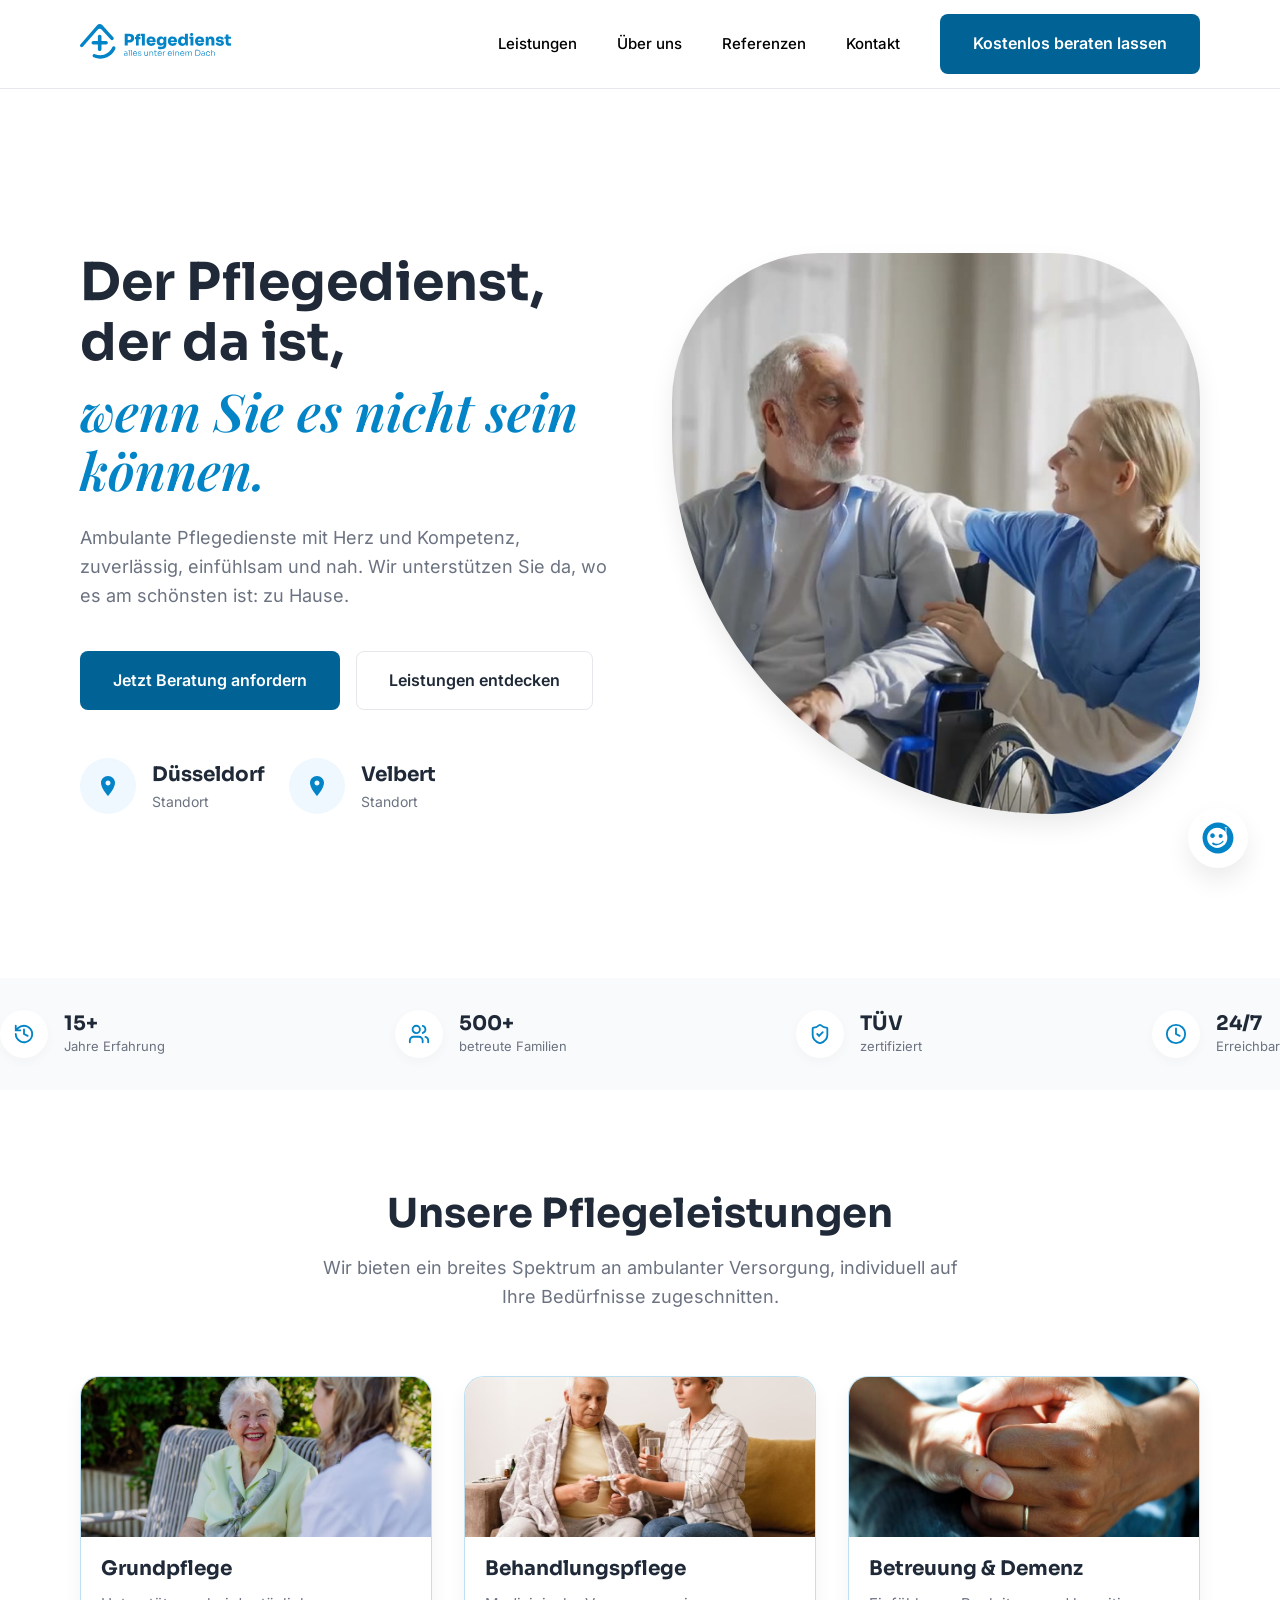
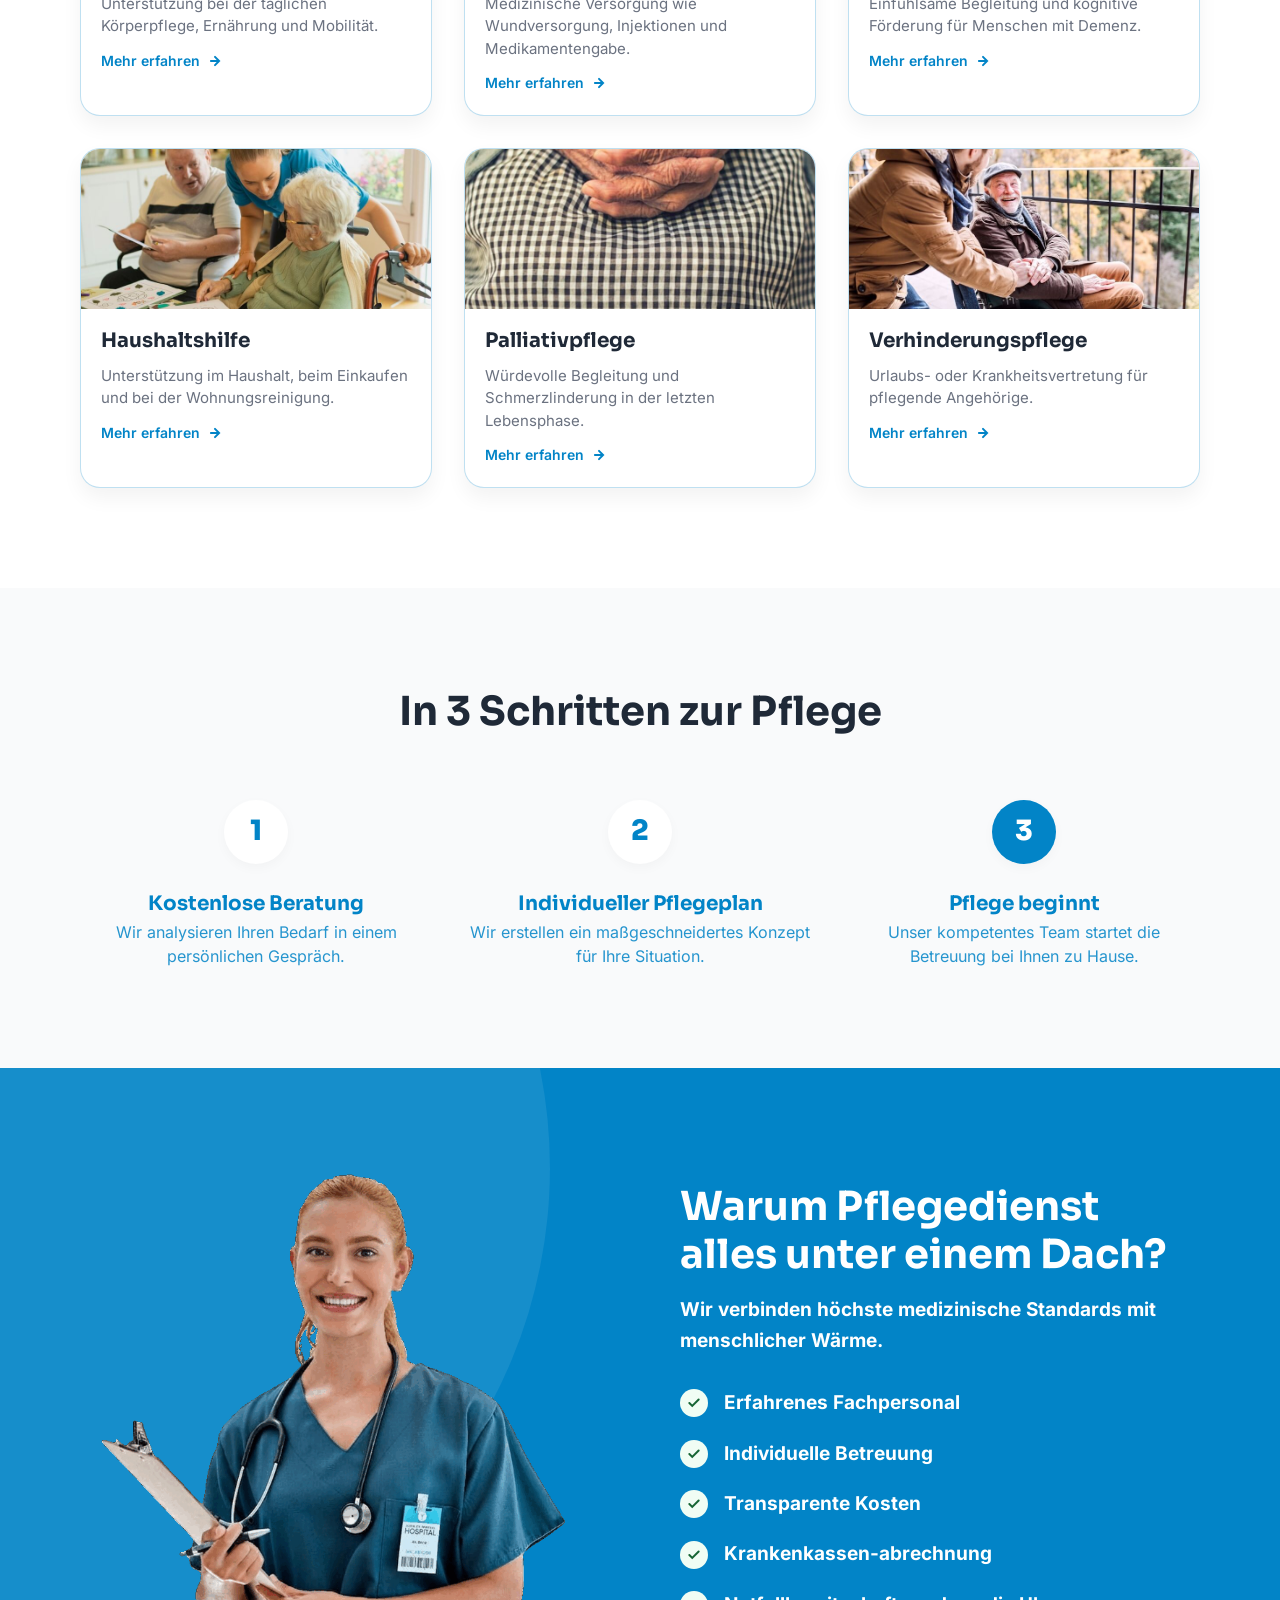
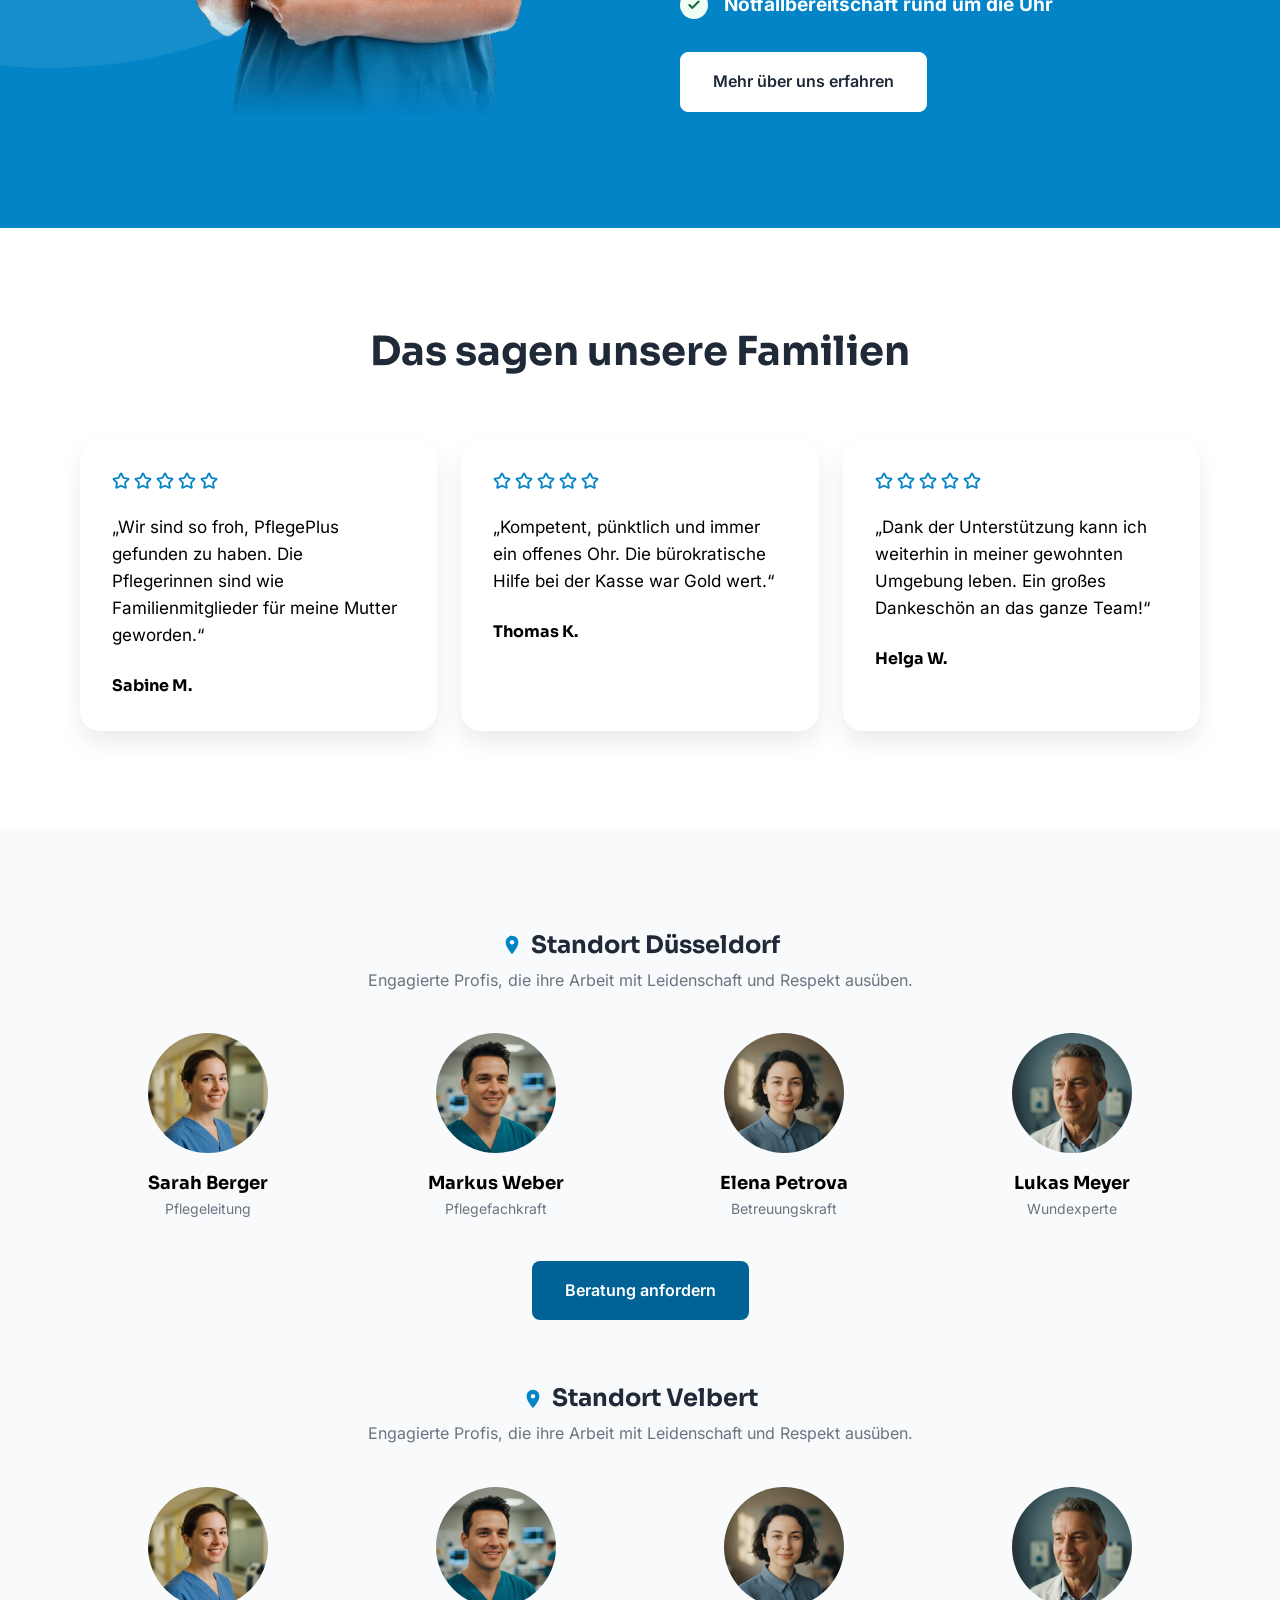
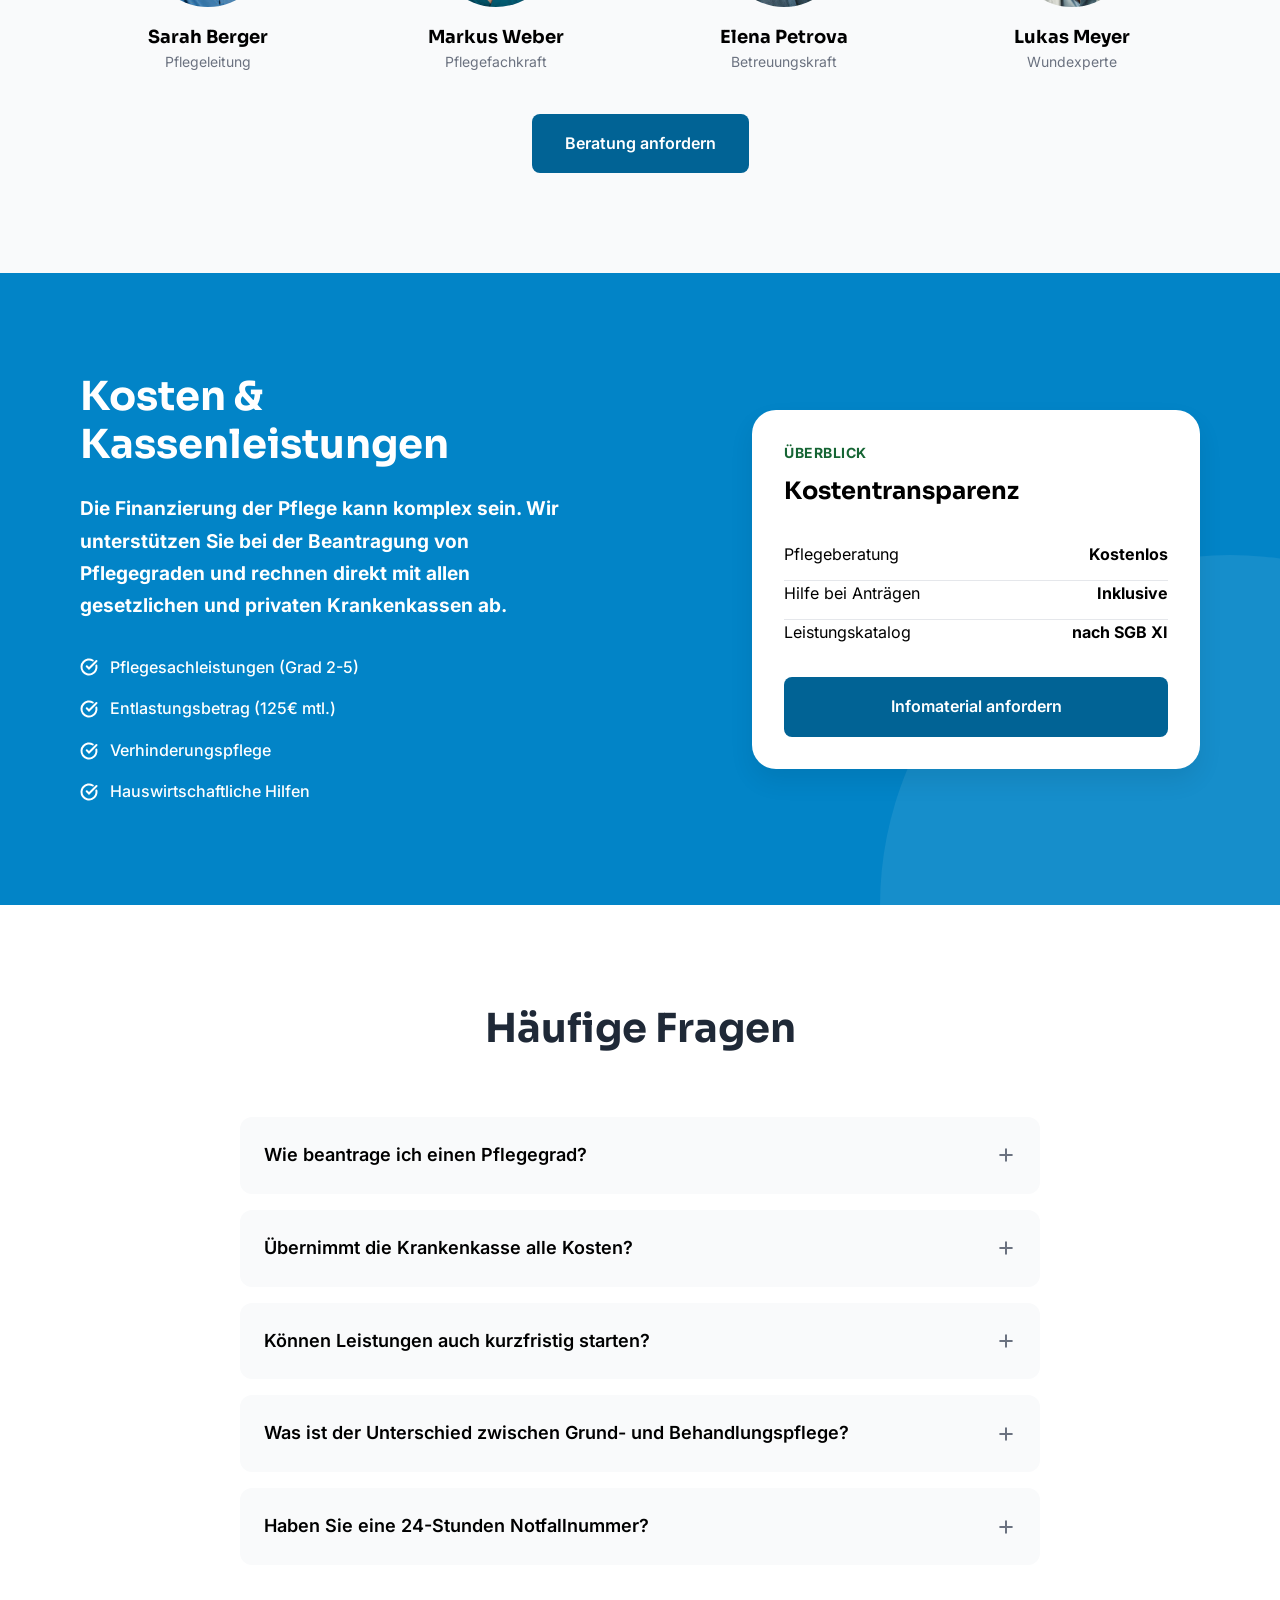
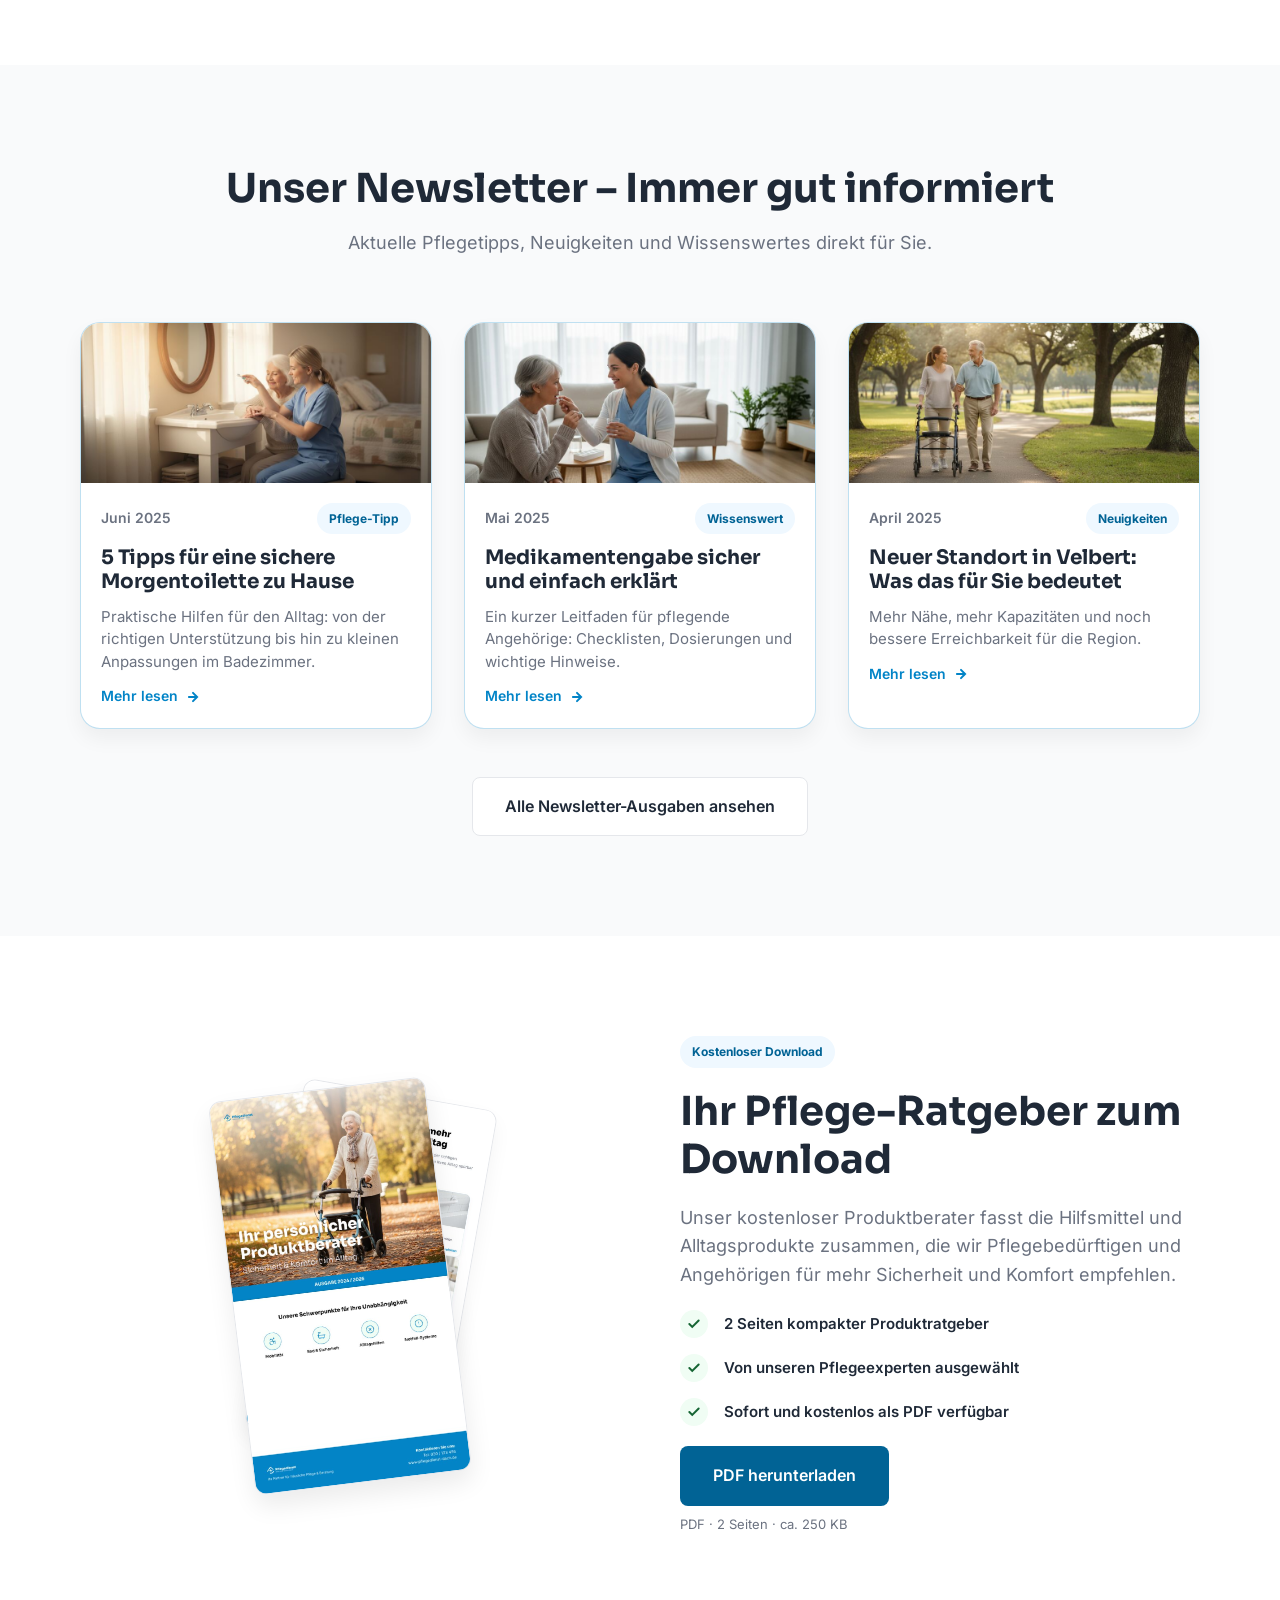
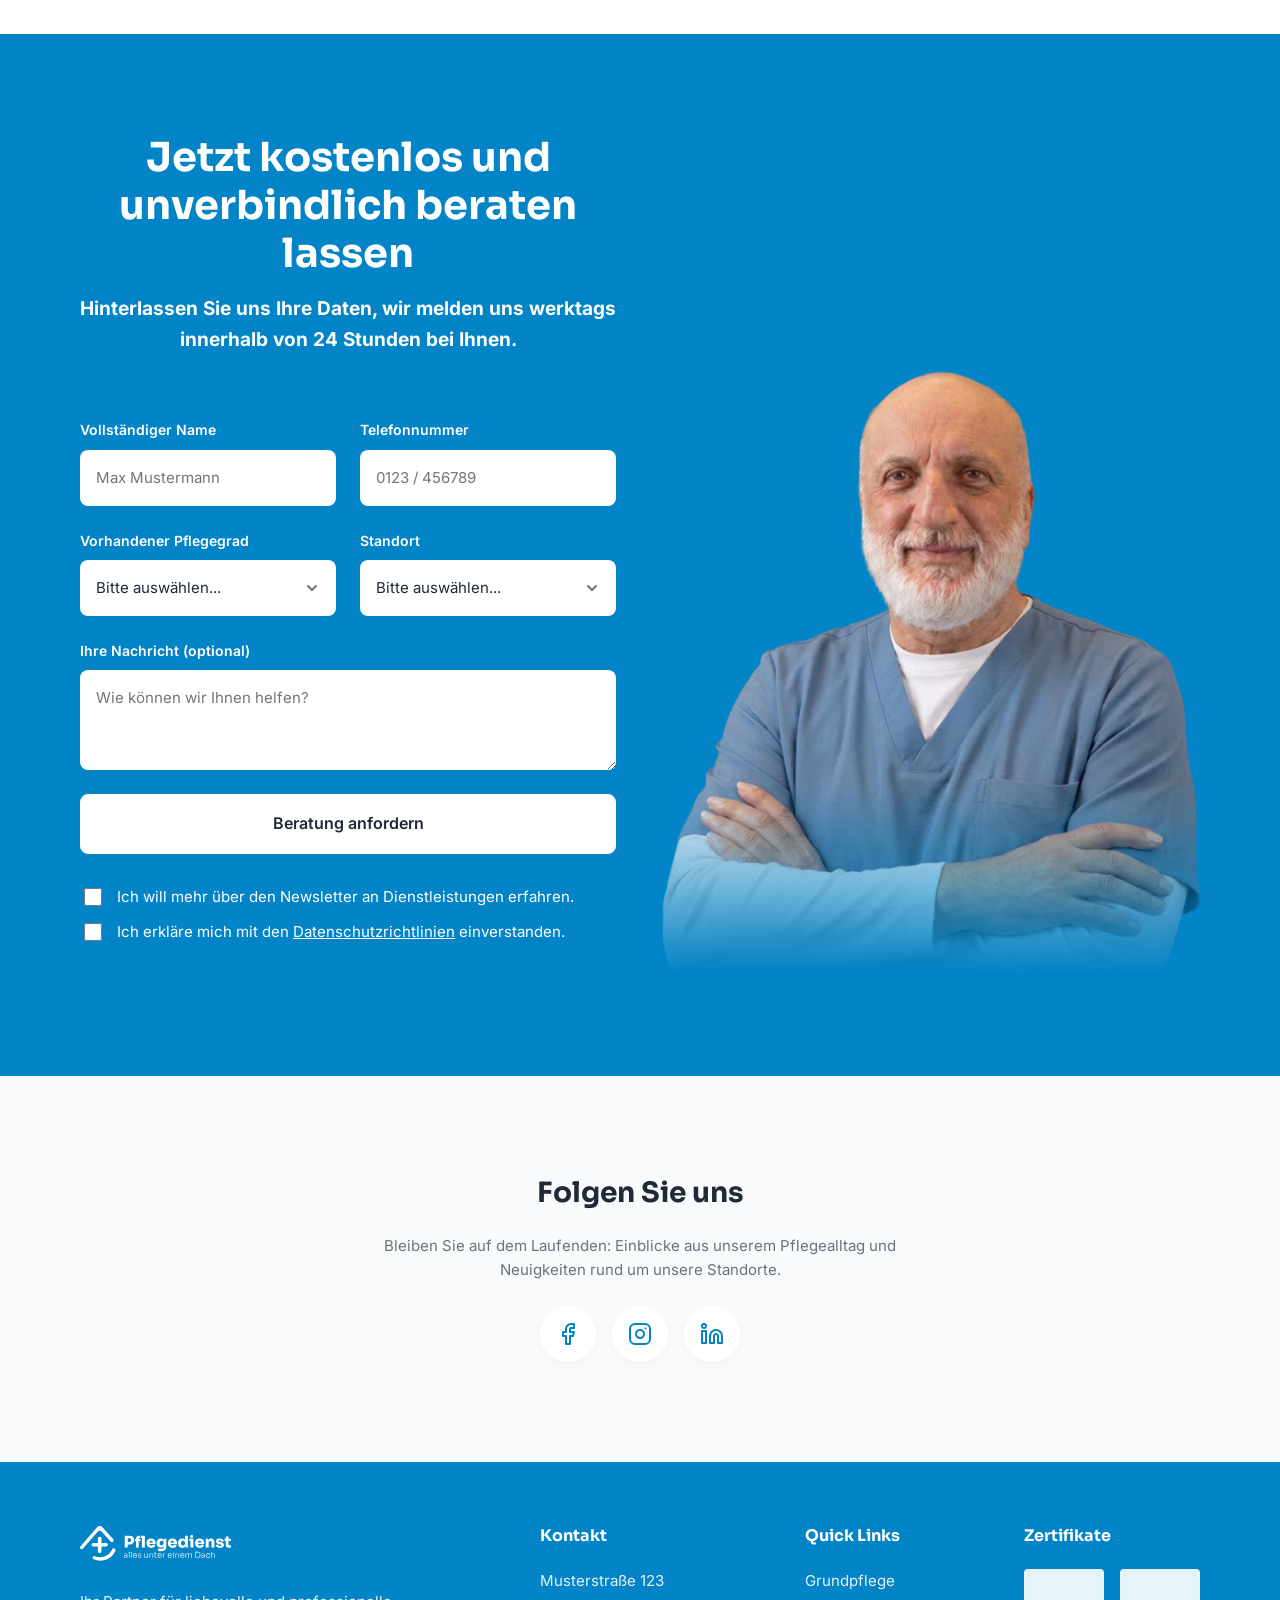
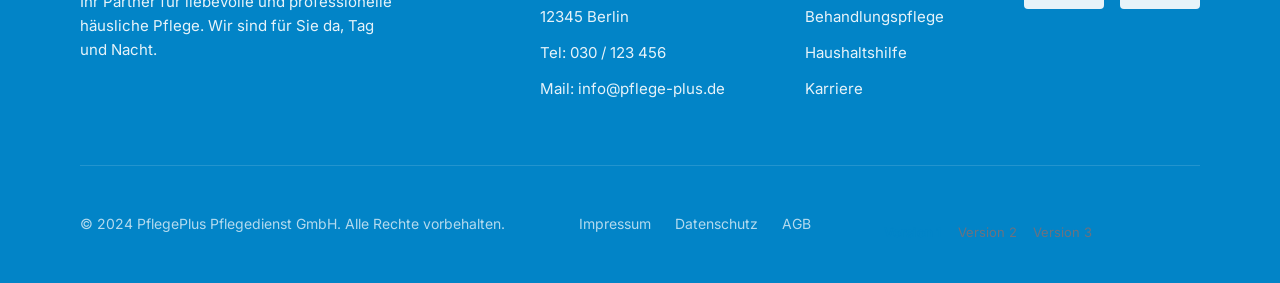
<file: index.html>
<!DOCTYPE html>
<html lang="de" data-theme="blau">
<head>
<meta charset="UTF-8" />
<meta name="viewport" content="width=device-width, initial-scale=1.0" />
<title>Pflegedienst alles unter einem Dach: Der Pflegedienst, der da ist, wenn Sie es nicht sein können.</title>
<meta name="description" content="Ambulante Pflege in Düsseldorf &amp; Velbert: Grundpflege, Behandlungspflege, Haushaltshilfe u.v.m., zuverlässig, einfühlsam, nah. Jetzt kostenlos beraten lassen." />
<link rel="canonical" href="https://www.PLATZHALTER-DOMAIN.de/" />

<link rel="icon" href="favicon.ico" sizes="any" />
<link rel="icon" href="favicon.svg" type="image/svg+xml" />
<link rel="icon" href="assets/icons/favicon-32.png" type="image/png" sizes="32x32" />
<link rel="apple-touch-icon" href="assets/icons/apple-touch-icon.png" />
<meta name="theme-color" content="#016395" />

<meta property="og:type" content="website" />
<meta property="og:site_name" content="Pflegedienst alles unter einem Dach" />
<meta property="og:title" content="Pflegedienst alles unter einem Dach: Der Pflegedienst, der da ist, wenn Sie es nicht sein können." />
<meta property="og:description" content="Ambulante Pflege in Düsseldorf &amp; Velbert: Grundpflege, Behandlungspflege, Haushaltshilfe u.v.m., zuverlässig, einfühlsam, nah." />
<meta property="og:image" content="https://www.PLATZHALTER-DOMAIN.de/assets/images/hero-visual.jpg" />
<meta property="og:locale" content="de_DE" />
<meta name="twitter:card" content="summary_large_image" />

<link rel="preload" href="fonts/sora-800.woff2" as="font" type="font/woff2" crossorigin />
<link rel="preload" href="fonts/inter-400.woff2" as="font" type="font/woff2" crossorigin />

<link rel="stylesheet" href="css/tokens.css" />
<link rel="stylesheet" href="css/fonts.css" />
<link rel="stylesheet" href="css/base.css" />
<link rel="stylesheet" href="css/components.css" />
<link rel="stylesheet" href="css/layout.css" />

<script type="application/ld+json">
{
  "@context": "https://schema.org",
  "@graph": [
    {
      "@type": "MedicalBusiness",
      "name": "Pflegedienst alles unter einem Dach, Düsseldorf",
      "image": "https://www.PLATZHALTER-DOMAIN.de/assets/images/hero-visual.jpg",
      "telephone": "PLATZHALTER-TELEFON",
      "areaServed": "Düsseldorf",
      "address": {
        "@type": "PostalAddress",
        "addressLocality": "Düsseldorf",
        "addressCountry": "DE"
      }
    },
    {
      "@type": "MedicalBusiness",
      "name": "Pflegedienst alles unter einem Dach, Velbert",
      "image": "https://www.PLATZHALTER-DOMAIN.de/assets/images/hero-visual.jpg",
      "telephone": "PLATZHALTER-TELEFON",
      "areaServed": "Velbert",
      "address": {
        "@type": "PostalAddress",
        "addressLocality": "Velbert",
        "addressCountry": "DE"
      }
    }
  ]
}
</script>
</head>
<body>

<!-- ============================== HEADER ============================== -->
<header class="site-header">
  <div class="container">
    <a href="#top" class="logo" aria-label="Pflegedienst alles unter einem Dach: Startseite">
      <img class="logo__full" src="assets/logo/logo.svg" alt="Pflegedienst alles unter einem Dach" width="900" height="236" />
    </a>

    <nav class="nav-desktop" aria-label="Hauptnavigation">
      <ul class="nav-desktop__links">
        <li><a href="#services">Leistungen</a></li>
        <li><a href="#warum-uns">Über uns</a></li>
        <li><a href="#team">Referenzen</a></li>
        <li><a href="#kontakt">Kontakt</a></li>
      </ul>
      <a href="#kontakt" class="btn btn--primary">Kostenlos beraten lassen</a>
    </nav>

    <button class="nav-toggle" aria-label="Menü öffnen" aria-expanded="false" aria-controls="nav-mobile">
      <span></span><span></span><span></span>
    </button>
  </div>

  <nav id="nav-mobile" class="nav-mobile" aria-label="Mobile Navigation">
    <ul class="nav-mobile__links">
      <li><a href="#services">Leistungen</a></li>
      <li><a href="#warum-uns">Über uns</a></li>
      <li><a href="#team">Referenzen</a></li>
      <li><a href="#kontakt">Kontakt</a></li>
    </ul>
    <a href="#kontakt" class="btn btn--primary btn--block">Kostenlos beraten lassen</a>
  </nav>
</header>

<main id="top">

  <!-- ============================== HERO ============================== -->
  <section class="hero">
    <div class="container">
      <div class="hero__content">
        <div class="hero__heading-group">
          <h1 class="hero__title">Der Pflegedienst, der da ist, <em>wenn Sie es nicht sein können.</em></h1>
          <p class="hero__lede">Ambulante Pflegedienste mit Herz und Kompetenz, zuverlässig, einfühlsam und nah. Wir unterstützen Sie da, wo es am schönsten ist: zu Hause.</p>
        </div>
        <div class="hero__actions">
          <a href="#kontakt" class="btn btn--primary">Jetzt Beratung anfordern</a>
          <a href="#services" class="btn btn--secondary">Leistungen entdecken</a>
        </div>
        <div class="hero__locations">
          <div class="location">
            <div class="location__icon"><img src="assets/icons/map-pin.svg" alt="" /></div>
            <div>
              <p class="location__name">Düsseldorf</p>
              <p class="location__label">Standort</p>
            </div>
          </div>
          <div class="location">
            <div class="location__icon"><img src="assets/icons/map-pin.svg" alt="" /></div>
            <div>
              <p class="location__name">Velbert</p>
              <p class="location__label">Standort</p>
            </div>
          </div>
        </div>
      </div>
      <div class="hero__visual">
        <div class="hero__visual-panel">
          <video class="hero__visual-img" width="1280" height="720" poster="assets/images/hero-visual-poster.jpg" autoplay muted loop playsinline preload="auto" aria-label="Pflegefachkraft im warmherzigen Gespräch mit einem Bewohner im Rollstuhl">
            <source src="assets/video/hero-video.mp4" type="video/mp4" />
          </video>
        </div>
      </div>
    </div>
  </section>

  <!-- ============================== TRUST BAR ============================== -->
  <section class="trust-bar" aria-label="Vertrauenswerte">
    <div class="container">
      <div class="stat">
        <div class="stat__icon"><img src="assets/icons/history.svg" alt="" /></div>
        <div><p class="stat__value">15+</p><p class="stat__label">Jahre Erfahrung</p></div>
      </div>
      <div class="stat">
        <div class="stat__icon"><img src="assets/icons/users.svg" alt="" /></div>
        <div><p class="stat__value">500+</p><p class="stat__label">betreute Familien</p></div>
      </div>
      <div class="stat">
        <div class="stat__icon"><img src="assets/icons/shield-check.svg" alt="" /></div>
        <div><p class="stat__value">TÜV</p><p class="stat__label">zertifiziert</p></div>
      </div>
      <div class="stat">
        <div class="stat__icon"><img src="assets/icons/clock.svg" alt="" /></div>
        <div><p class="stat__value">24/7</p><p class="stat__label">Erreichbar</p></div>
      </div>
    </div>
  </section>

  <!-- ============================== SERVICES ============================== -->
  <section id="services">
    <div class="container">
      <div class="section-head">
        <h2 class="section-title">Unsere Pflegeleistungen</h2>
        <p class="section-intro">Wir bieten ein breites Spektrum an ambulanter Versorgung, individuell auf Ihre Bedürfnisse zugeschnitten.</p>
      </div>
      <div class="services-grid">
        <article class="card reveal">
          <img class="card__image" src="assets/images/service-grundpflege.jpg" width="800" height="533" loading="lazy" decoding="async" alt="Pflegekraft unterstützt eine Seniorin bei der Grundpflege" />
          <div class="card__body">
            <h3 class="card__title">Grundpflege</h3>
            <p class="card__text">Unterstützung bei der täglichen Körperpflege, Ernährung und Mobilität.</p>
            <a href="#kontakt" class="card__link">Mehr erfahren <img src="assets/icons/arrow-right.svg" alt="" /></a>
          </div>
        </article>
        <article class="card reveal">
          <img class="card__image" src="assets/images/service-behandlungspflege.jpg" width="800" height="533" loading="lazy" decoding="async" alt="Medizinische Behandlungspflege durch Fachpersonal" />
          <div class="card__body">
            <h3 class="card__title">Behandlungspflege</h3>
            <p class="card__text">Medizinische Versorgung wie Wundversorgung, Injektionen und Medikamentengabe.</p>
            <a href="#kontakt" class="card__link">Mehr erfahren <img src="assets/icons/arrow-right.svg" alt="" /></a>
          </div>
        </article>
        <article class="card reveal">
          <img class="card__image" src="assets/images/service-betreuung-demenz.jpg" width="800" height="533" loading="lazy" decoding="async" alt="Einfühlsame Betreuung eines Menschen mit Demenz" />
          <div class="card__body">
            <h3 class="card__title">Betreuung &amp; Demenz</h3>
            <p class="card__text">Einfühlsame Begleitung und kognitive Förderung für Menschen mit Demenz.</p>
            <a href="#kontakt" class="card__link">Mehr erfahren <img src="assets/icons/arrow-right.svg" alt="" /></a>
          </div>
        </article>
        <article class="card reveal">
          <img class="card__image" src="assets/images/service-haushaltshilfe.jpg" width="800" height="566" loading="lazy" decoding="async" alt="Haushaltshilfe unterstützt beim Einkaufen" />
          <div class="card__body">
            <h3 class="card__title">Haushaltshilfe</h3>
            <p class="card__text">Unterstützung im Haushalt, beim Einkaufen und bei der Wohnungsreinigung.</p>
            <a href="#kontakt" class="card__link">Mehr erfahren <img src="assets/icons/arrow-right.svg" alt="" /></a>
          </div>
        </article>
        <article class="card reveal">
          <img class="card__image" src="assets/images/service-palliativpflege.jpg" width="800" height="533" loading="lazy" decoding="async" alt="Würdevolle Palliativpflege in vertrauter Umgebung" />
          <div class="card__body">
            <h3 class="card__title">Palliativpflege</h3>
            <p class="card__text">Würdevolle Begleitung und Schmerzlinderung in der letzten Lebensphase.</p>
            <a href="#kontakt" class="card__link">Mehr erfahren <img src="assets/icons/arrow-right.svg" alt="" /></a>
          </div>
        </article>
        <article class="card reveal">
          <img class="card__image" src="assets/images/service-verhinderungspflege.jpg" width="800" height="533" loading="lazy" decoding="async" alt="Verhinderungspflege als Vertretung für pflegende Angehörige" />
          <div class="card__body">
            <h3 class="card__title">Verhinderungspflege</h3>
            <p class="card__text">Urlaubs- oder Krankheitsvertretung für pflegende Angehörige.</p>
            <a href="#kontakt" class="card__link">Mehr erfahren <img src="assets/icons/arrow-right.svg" alt="" /></a>
          </div>
        </article>
      </div>
    </div>
  </section>

  <!-- ============================== HOW IT WORKS ============================== -->
  <section class="section--subtle">
    <div class="container">
      <div class="section-head">
        <h2 class="section-title">In 3 Schritten zur Pflege</h2>
      </div>
      <div class="steps-grid">
        <div class="step reveal">
          <div class="step__number">1</div>
          <div>
            <p class="step__title">Kostenlose Beratung</p>
            <p class="step__text">Wir analysieren Ihren Bedarf in einem persönlichen Gespräch.</p>
          </div>
        </div>
        <div class="step reveal">
          <div class="step__number">2</div>
          <div>
            <p class="step__title">Individueller Pflegeplan</p>
            <p class="step__text">Wir erstellen ein maßgeschneidertes Konzept für Ihre Situation.</p>
          </div>
        </div>
        <div class="step step--active reveal">
          <div class="step__number">3</div>
          <div>
            <p class="step__title">Pflege beginnt</p>
            <p class="step__text">Unser kompetentes Team startet die Betreuung bei Ihnen zu Hause.</p>
          </div>
        </div>
      </div>
    </div>
  </section>

  <!-- ============================== WHY US ============================== -->
  <section id="warum-uns" class="why-us section--brand">
    <div class="decor-blob" style="width:1000px;height:1000px;top:-400px;left:-450px;"></div>
    <div class="container">
      <div class="why-us__visual">
        <img src="assets/images/why-us-nursing.png" width="700" height="776" loading="lazy" decoding="async" alt="Pflegefachkraft mit Klemmbrett und Stethoskop" />
      </div>
      <div class="why-us__content">
        <div class="why-us__heading">
          <h2>Warum Pflegedienst alles unter einem Dach?</h2>
          <p>Wir verbinden höchste medizinische Standards mit menschlicher Wärme.</p>
        </div>
        <div class="check-list">
          <div class="check-item">
            <div class="check-item__icon"><img src="assets/icons/check.svg" alt="" /></div>
            <p class="check-item__text">Erfahrenes Fachpersonal</p>
          </div>
          <div class="check-item">
            <div class="check-item__icon"><img src="assets/icons/check.svg" alt="" /></div>
            <p class="check-item__text">Individuelle Betreuung</p>
          </div>
          <div class="check-item">
            <div class="check-item__icon"><img src="assets/icons/check.svg" alt="" /></div>
            <p class="check-item__text">Transparente Kosten</p>
          </div>
          <div class="check-item">
            <div class="check-item__icon"><img src="assets/icons/check.svg" alt="" /></div>
            <p class="check-item__text">Krankenkassen-abrechnung</p>
          </div>
          <div class="check-item">
            <div class="check-item__icon"><img src="assets/icons/check.svg" alt="" /></div>
            <p class="check-item__text">Notfallbereitschaft rund um die Uhr</p>
          </div>
        </div>
        <a href="#team" class="btn btn--on-brand" style="align-self:flex-start;">Mehr über uns erfahren</a>
      </div>
    </div>
  </section>

  <!-- ============================== TESTIMONIALS ============================== -->
  <section>
    <div class="container">
      <div class="section-head">
        <h2 class="section-title">Das sagen unsere Familien</h2>
      </div>
      <div class="testimonials-grid">
        <div class="testimonial reveal">
          <div class="testimonial__stars" role="img" aria-label="Bewertung: 5 von 5 Sternen">
            <img src="assets/icons/star.svg" alt="" aria-hidden="true" /><img src="assets/icons/star.svg" alt="" aria-hidden="true" /><img src="assets/icons/star.svg" alt="" aria-hidden="true" /><img src="assets/icons/star.svg" alt="" aria-hidden="true" /><img src="assets/icons/star.svg" alt="" aria-hidden="true" />
          </div>
          <p class="testimonial__quote">„Wir sind so froh, PflegePlus gefunden zu haben. Die Pflegerinnen sind wie Familienmitglieder für meine Mutter geworden.“</p>
          <p class="testimonial__author">Sabine M.</p>
        </div>
        <div class="testimonial reveal">
          <div class="testimonial__stars" role="img" aria-label="Bewertung: 5 von 5 Sternen">
            <img src="assets/icons/star.svg" alt="" aria-hidden="true" /><img src="assets/icons/star.svg" alt="" aria-hidden="true" /><img src="assets/icons/star.svg" alt="" aria-hidden="true" /><img src="assets/icons/star.svg" alt="" aria-hidden="true" /><img src="assets/icons/star.svg" alt="" aria-hidden="true" />
          </div>
          <p class="testimonial__quote">„Kompetent, pünktlich und immer ein offenes Ohr. Die bürokratische Hilfe bei der Kasse war Gold wert.“</p>
          <p class="testimonial__author">Thomas K.</p>
        </div>
        <div class="testimonial reveal">
          <div class="testimonial__stars" role="img" aria-label="Bewertung: 5 von 5 Sternen">
            <img src="assets/icons/star.svg" alt="" aria-hidden="true" /><img src="assets/icons/star.svg" alt="" aria-hidden="true" /><img src="assets/icons/star.svg" alt="" aria-hidden="true" /><img src="assets/icons/star.svg" alt="" aria-hidden="true" /><img src="assets/icons/star.svg" alt="" aria-hidden="true" />
          </div>
          <p class="testimonial__quote">„Dank der Unterstützung kann ich weiterhin in meiner gewohnten Umgebung leben. Ein großes Dankeschön an das ganze Team!“</p>
          <p class="testimonial__author">Helga W.</p>
        </div>
      </div>
    </div>
  </section>

  <!-- ============================== TEAM ============================== -->
  <section id="team" class="section--subtle">
    <div class="container">
      <div class="team-location">
        <div class="team-location__head">
          <h3><img src="assets/icons/map-pin.svg" alt="" />Standort Düsseldorf</h3>
          <p>Engagierte Profis, die ihre Arbeit mit Leidenschaft und Respekt ausüben.</p>
        </div>
        <div class="team-grid">
          <div class="team-member reveal">
            <img class="team-member__photo" src="assets/images/team-sarah-berger.jpg" width="400" height="400" loading="lazy" decoding="async" alt="Sarah Berger" />
            <div><p class="team-member__name">Sarah Berger</p><p class="team-member__role">Pflegeleitung</p></div>
          </div>
          <div class="team-member reveal">
            <img class="team-member__photo" src="assets/images/team-markus-weber.jpg" width="400" height="400" loading="lazy" decoding="async" alt="Markus Weber" />
            <div><p class="team-member__name">Markus Weber</p><p class="team-member__role">Pflegefachkraft</p></div>
          </div>
          <div class="team-member reveal">
            <img class="team-member__photo" src="assets/images/team-elena-petrova.jpg" width="400" height="400" loading="lazy" decoding="async" alt="Elena Petrova" />
            <div><p class="team-member__name">Elena Petrova</p><p class="team-member__role">Betreuungskraft</p></div>
          </div>
          <div class="team-member reveal">
            <img class="team-member__photo" src="assets/images/team-lukas-meyer.jpg" width="400" height="400" loading="lazy" decoding="async" alt="Lukas Meyer" />
            <div><p class="team-member__name">Lukas Meyer</p><p class="team-member__role">Wundexperte</p></div>
          </div>
        </div>
        <div class="team-location__cta">
          <a href="#kontakt" class="btn btn--primary">Beratung anfordern</a>
        </div>
      </div>

      <div class="team-location">
        <div class="team-location__head">
          <h3><img src="assets/icons/map-pin.svg" alt="" />Standort Velbert</h3>
          <p>Engagierte Profis, die ihre Arbeit mit Leidenschaft und Respekt ausüben.</p>
        </div>
        <div class="team-grid">
          <div class="team-member reveal">
            <img class="team-member__photo" src="assets/images/team-sarah-berger.jpg" width="400" height="400" loading="lazy" decoding="async" alt="Sarah Berger" />
            <div><p class="team-member__name">Sarah Berger</p><p class="team-member__role">Pflegeleitung</p></div>
          </div>
          <div class="team-member reveal">
            <img class="team-member__photo" src="assets/images/team-markus-weber.jpg" width="400" height="400" loading="lazy" decoding="async" alt="Markus Weber" />
            <div><p class="team-member__name">Markus Weber</p><p class="team-member__role">Pflegefachkraft</p></div>
          </div>
          <div class="team-member reveal">
            <img class="team-member__photo" src="assets/images/team-elena-petrova.jpg" width="400" height="400" loading="lazy" decoding="async" alt="Elena Petrova" />
            <div><p class="team-member__name">Elena Petrova</p><p class="team-member__role">Betreuungskraft</p></div>
          </div>
          <div class="team-member reveal">
            <img class="team-member__photo" src="assets/images/team-lukas-meyer.jpg" width="400" height="400" loading="lazy" decoding="async" alt="Lukas Meyer" />
            <div><p class="team-member__name">Lukas Meyer</p><p class="team-member__role">Wundexperte</p></div>
          </div>
        </div>
        <div class="team-location__cta">
          <a href="#kontakt" class="btn btn--primary">Beratung anfordern</a>
        </div>
      </div>
    </div>
  </section>

  <!-- ============================== COSTS ============================== -->
  <section class="costs section--brand">
    <div class="decor-blob" style="width:700px;height:700px;bottom:-350px;right:-300px;"></div>
    <div class="container">
      <div class="costs__content">
        <h2 class="costs__title">Kosten &amp; Kassenleistungen</h2>
        <p class="costs__text">Die Finanzierung der Pflege kann komplex sein. Wir unterstützen Sie bei der Beantragung von Pflegegraden und rechnen direkt mit allen gesetzlichen und privaten Krankenkassen ab.</p>
        <div class="costs__list">
          <div class="check-circle-item"><img src="assets/icons/check-circle.svg" alt="" /><span>Pflegesachleistungen (Grad 2-5)</span></div>
          <div class="check-circle-item"><img src="assets/icons/check-circle.svg" alt="" /><span>Entlastungsbetrag (125€ mtl.)</span></div>
          <div class="check-circle-item"><img src="assets/icons/check-circle.svg" alt="" /><span>Verhinderungspflege</span></div>
          <div class="check-circle-item"><img src="assets/icons/check-circle.svg" alt="" /><span>Hauswirtschaftliche Hilfen</span></div>
        </div>
      </div>
      <div class="overview-card">
        <div>
          <p class="overview-card__eyebrow">Überblick</p>
          <p class="overview-card__title">Kostentransparenz</p>
        </div>
        <div>
          <div class="overview-card__row"><span>Pflegeberatung</span><span>Kostenlos</span></div>
          <div class="overview-card__row"><span>Hilfe bei Anträgen</span><span>Inklusive</span></div>
          <div class="overview-card__row"><span>Leistungskatalog</span><span>nach SGB XI</span></div>
        </div>
        <a href="#kontakt" class="btn btn--primary btn--block">Infomaterial anfordern</a>
      </div>
    </div>
  </section>

  <!-- ============================== FAQ ============================== -->
  <section>
    <div class="container">
      <div class="section-head">
        <h2 class="section-title">Häufige Fragen</h2>
      </div>
      <div class="accordion">
        <div class="accordion-item">
          <button class="accordion-trigger" aria-expanded="false" aria-controls="faq-panel-1" id="faq-trigger-1">
            <span>Wie beantrage ich einen Pflegegrad?</span>
            <img class="accordion-trigger__icon" src="assets/icons/plus.svg" alt="" aria-hidden="true" />
          </button>
          <div class="accordion-panel" id="faq-panel-1" role="region" aria-labelledby="faq-trigger-1"><div class="accordion-panel__inner">
            <p>Wir unterstützen Sie kostenlos bei der Antragstellung: Sie stellen den Antrag formlos bei Ihrer Pflegekasse, anschließend erfolgt eine Begutachtung durch den Medizinischen Dienst. Wir begleiten Sie durch den gesamten Prozess und helfen bei allen erforderlichen Unterlagen.</p>
          </div></div>
        </div>
        <div class="accordion-item">
          <button class="accordion-trigger" aria-expanded="false" aria-controls="faq-panel-2" id="faq-trigger-2">
            <span>Übernimmt die Krankenkasse alle Kosten?</span>
            <img class="accordion-trigger__icon" src="assets/icons/plus.svg" alt="" aria-hidden="true" />
          </button>
          <div class="accordion-panel" id="faq-panel-2" role="region" aria-labelledby="faq-trigger-2"><div class="accordion-panel__inner">
            <p>Je nach Pflegegrad übernimmt die Pflegekasse Pflegesachleistungen, den Entlastungsbetrag sowie weitere Leistungen. Wir rechnen direkt mit Ihrer Kasse ab und informieren Sie transparent über eventuelle Eigenanteile.</p>
          </div></div>
        </div>
        <div class="accordion-item">
          <button class="accordion-trigger" aria-expanded="false" aria-controls="faq-panel-3" id="faq-trigger-3">
            <span>Können Leistungen auch kurzfristig starten?</span>
            <img class="accordion-trigger__icon" src="assets/icons/plus.svg" alt="" aria-hidden="true" />
          </button>
          <div class="accordion-panel" id="faq-panel-3" role="region" aria-labelledby="faq-trigger-3"><div class="accordion-panel__inner">
            <p>Ja, in dringenden Fällen können wir die Versorgung häufig innerhalb weniger Tage beginnen. Kontaktieren Sie uns einfach. Wir prüfen gemeinsam mit Ihnen die schnellstmögliche Umsetzung.</p>
          </div></div>
        </div>
        <div class="accordion-item">
          <button class="accordion-trigger" aria-expanded="false" aria-controls="faq-panel-4" id="faq-trigger-4">
            <span>Was ist der Unterschied zwischen Grund- und Behandlungspflege?</span>
            <img class="accordion-trigger__icon" src="assets/icons/plus.svg" alt="" aria-hidden="true" />
          </button>
          <div class="accordion-panel" id="faq-panel-4" role="region" aria-labelledby="faq-trigger-4"><div class="accordion-panel__inner">
            <p>Grundpflege umfasst Unterstützung bei Körperpflege, Ernährung und Mobilität. Behandlungspflege beinhaltet medizinische Maßnahmen wie Wundversorgung, Medikamentengabe oder Injektionen, die von examiniertem Fachpersonal durchgeführt werden.</p>
          </div></div>
        </div>
        <div class="accordion-item">
          <button class="accordion-trigger" aria-expanded="false" aria-controls="faq-panel-5" id="faq-trigger-5">
            <span>Haben Sie eine 24-Stunden Notfallnummer?</span>
            <img class="accordion-trigger__icon" src="assets/icons/plus.svg" alt="" aria-hidden="true" />
          </button>
          <div class="accordion-panel" id="faq-panel-5" role="region" aria-labelledby="faq-trigger-5"><div class="accordion-panel__inner">
            <p>Ja, wir sind rund um die Uhr für Notfälle erreichbar. Unsere Notfallnummer finden Sie in Ihren Unterlagen sowie telefonisch über unsere Zentrale.</p>
          </div></div>
        </div>
      </div>
    </div>
  </section>

  <!-- ============================== NEWSLETTER ============================== -->
  <section class="section--subtle">
    <div class="container">
      <div class="section-head">
        <h2 class="section-title">Unser Newsletter – Immer gut informiert</h2>
        <p class="section-intro">Aktuelle Pflegetipps, Neuigkeiten und Wissenswertes direkt für Sie.</p>
      </div>
      <div class="newsletter-grid">
        <article class="card reveal">
          <img class="card__image" src="assets/images/newsletter-juni.jpg" width="900" height="394" loading="lazy" decoding="async" alt="Sichere Morgentoilette zu Hause" />
          <div class="card__body">
            <div class="card__meta"><span class="card__meta-date">Juni 2025</span><span class="pill">Pflege-Tipp</span></div>
            <h3 class="card__title" style="font-size:1.25rem;">5 Tipps für eine sichere Morgentoilette zu Hause</h3>
            <p class="card__text">Praktische Hilfen für den Alltag: von der richtigen Unterstützung bis hin zu kleinen Anpassungen im Badezimmer.</p>
            <a href="#" class="card__link">Mehr lesen <img src="assets/icons/arrow-right.svg" alt="" /></a>
          </div>
        </article>
        <article class="card reveal">
          <img class="card__image" src="assets/images/newsletter-mai.jpg" width="900" height="394" loading="lazy" decoding="async" alt="Medikamentengabe sicher erklärt" />
          <div class="card__body">
            <div class="card__meta"><span class="card__meta-date">Mai 2025</span><span class="pill">Wissenswert</span></div>
            <h3 class="card__title" style="font-size:1.25rem;">Medikamentengabe sicher und einfach erklärt</h3>
            <p class="card__text">Ein kurzer Leitfaden für pflegende Angehörige: Checklisten, Dosierungen und wichtige Hinweise.</p>
            <a href="#" class="card__link">Mehr lesen <img src="assets/icons/arrow-right.svg" alt="" /></a>
          </div>
        </article>
        <article class="card reveal">
          <img class="card__image" src="assets/images/newsletter-april.jpg" width="900" height="394" loading="lazy" decoding="async" alt="Neuer Standort in Velbert" />
          <div class="card__body">
            <div class="card__meta"><span class="card__meta-date">April 2025</span><span class="pill">Neuigkeiten</span></div>
            <h3 class="card__title" style="font-size:1.25rem;">Neuer Standort in Velbert: Was das für Sie bedeutet</h3>
            <p class="card__text">Mehr Nähe, mehr Kapazitäten und noch bessere Erreichbarkeit für die Region.</p>
            <a href="#" class="card__link">Mehr lesen <img src="assets/icons/arrow-right.svg" alt="" /></a>
          </div>
        </article>
      </div>
      <div class="newsletter-cta">
        <a href="#" class="btn btn--secondary">Alle Newsletter-Ausgaben ansehen</a>
      </div>
    </div>
  </section>

  <!-- ============================== BROCHURE DOWNLOAD ============================== -->
  <section class="brochure">
    <div class="container">
      <div class="brochure__visual reveal">
        <div class="brochure__stack">
          <img class="brochure__page brochure__page--back" src="assets/images/Prospekt/seniorenprodukte-flyer.jpg" width="700" height="1274" loading="lazy" decoding="async" alt="" />
          <img class="brochure__page brochure__page--front" src="assets/images/Prospekt/deckblatt.jpg" width="700" height="1272" loading="lazy" decoding="async" alt="Titelseite des Prospekts: Ihr persönlicher Produktberater" />
        </div>
      </div>
      <div class="brochure__content reveal">
        <p class="pill">Kostenloser Download</p>
        <h2 class="section-title" style="text-align:left;">Ihr Pflege-Ratgeber zum Download</h2>
        <p class="section-intro" style="text-align:left;margin-inline:0;">Unser kostenloser Produktberater fasst die Hilfsmittel und Alltagsprodukte zusammen, die wir Pflegebedürftigen und Angehörigen für mehr Sicherheit und Komfort empfehlen.</p>
        <div class="brochure__highlights">
          <div class="brochure__highlight">
            <div class="brochure__highlight-icon"><img src="assets/icons/check.svg" alt="" /></div>
            <p>2 Seiten kompakter Produktratgeber</p>
          </div>
          <div class="brochure__highlight">
            <div class="brochure__highlight-icon"><img src="assets/icons/check.svg" alt="" /></div>
            <p>Von unseren Pflegeexperten ausgewählt</p>
          </div>
          <div class="brochure__highlight">
            <div class="brochure__highlight-icon"><img src="assets/icons/check.svg" alt="" /></div>
            <p>Sofort und kostenlos als PDF verfügbar</p>
          </div>
        </div>
        <div>
          <a href="assets/downloads/pflegeratgeber-prospekt.pdf" download class="btn btn--primary">PDF herunterladen</a>
          <p class="brochure__meta">PDF · 2 Seiten · ca. 250 KB</p>
        </div>
      </div>
    </div>
  </section>

  <!-- ============================== LEAD CAPTURE ============================== -->
  <section id="kontakt" class="section--brand">
    <div class="container">
      <div class="contact-layout">
        <div class="contact-layout__content">
          <div class="section-head section-head--inverse">
            <h2 class="section-title">Jetzt kostenlos und unverbindlich beraten lassen</h2>
            <p class="section-intro">Hinterlassen Sie uns Ihre Daten, wir melden uns werktags innerhalb von 24 Stunden bei Ihnen.</p>
          </div>
          <form class="lead-form" style="margin-inline: 0; max-width: none;">
        <div class="lead-form__grid">
          <div class="field">
            <label class="field__label" for="name">Vollständiger Name</label>
            <input class="field__input" type="text" id="name" name="name" placeholder="Max Mustermann" required />
          </div>
          <div class="field">
            <label class="field__label" for="phone">Telefonnummer</label>
            <input class="field__input" type="tel" id="phone" name="phone" placeholder="0123 / 456789" required />
          </div>
          <div class="field">
            <label class="field__label" for="pflegegrad">Vorhandener Pflegegrad</label>
            <select class="field__select" id="pflegegrad" name="pflegegrad">
              <option value="">Bitte auswählen...</option>
              <option value="kein">Kein Pflegegrad</option>
              <option value="1">Pflegegrad 1</option>
              <option value="2">Pflegegrad 2</option>
              <option value="3">Pflegegrad 3</option>
              <option value="4">Pflegegrad 4</option>
              <option value="5">Pflegegrad 5</option>
            </select>
          </div>
          <div class="field">
            <label class="field__label" for="standort">Standort</label>
            <select class="field__select" id="standort" name="standort" required>
              <option value="">Bitte auswählen...</option>
              <option value="duesseldorf">Düsseldorf</option>
              <option value="velbert">Velbert</option>
            </select>
          </div>
          <div class="field lead-form__message">
            <label class="field__label" for="message">Ihre Nachricht (optional)</label>
            <textarea class="field__textarea" id="message" name="message" placeholder="Wie können wir Ihnen helfen?"></textarea>
          </div>
          <div class="lead-form__submit">
            <button type="submit" class="btn btn--on-brand btn--block">Beratung anfordern</button>
          </div>
        </div>
        <div class="lead-form__consent">
          <div class="checkbox-row">
            <input type="checkbox" id="newsletter-optin" name="newsletter-optin" />
            <label for="newsletter-optin">Ich will mehr über den Newsletter an Dienstleistungen erfahren.</label>
          </div>
          <div class="checkbox-row">
            <input type="checkbox" id="privacy-optin" name="privacy-optin" required />
            <label for="privacy-optin">Ich erkläre mich mit den <a href="datenschutz.html" style="text-decoration:underline;">Datenschutzrichtlinien</a> einverstanden.</label>
          </div>
        </div>
        <p class="lead-form__status" role="status" style="color:var(--color-text-inverse);font-weight:600;"></p>
      </form>
        </div>
        <div class="contact-layout__image">
          <img src="assets/images/yashar.png" alt="Yashar" class="yashar-image" />
        </div>
      </div>
    </div>
  </section>

  <!-- ============================== SOCIAL FOLLOW ============================== -->
  <section class="social-follow section--subtle">
    <div class="container">
      <div class="social-follow__inner reveal">
        <h2 class="social-follow__title">Folgen Sie uns</h2>
        <p class="social-follow__text">Bleiben Sie auf dem Laufenden: Einblicke aus unserem Pflegealltag und Neuigkeiten rund um unsere Standorte.</p>
        <div class="social-follow__icons">
          <a class="social-icon reveal" href="#" target="_blank" rel="noopener noreferrer" aria-label="Facebook">
            <img src="assets/icons/facebook.svg" alt="" />
          </a>
          <a class="social-icon reveal" href="#" target="_blank" rel="noopener noreferrer" aria-label="Instagram">
            <img src="assets/icons/instagram.svg" alt="" />
          </a>
          <a class="social-icon reveal" href="#" target="_blank" rel="noopener noreferrer" aria-label="LinkedIn">
            <img src="assets/icons/linkedin.svg" alt="" />
          </a>
        </div>
      </div>
    </div>
  </section>

</main>

<!-- ============================== FOOTER ============================== -->
<footer class="site-footer">
  <div class="container">
    <div class="footer-top">
      <div class="footer-brand">
        <a href="#top" class="logo logo--inverse" aria-label="Pflegedienst alles unter einem Dach: Startseite">
          <img class="logo__full" src="assets/logo/logo.svg" alt="Pflegedienst alles unter einem Dach" width="900" height="236" />
        </a>
        <p>Ihr Partner für liebevolle und professionelle häusliche Pflege. Wir sind für Sie da, Tag und Nacht.</p>
      </div>

      <div class="footer-columns">
        <div class="footer-column">
          <h4>Kontakt</h4>
          <ul>
            <li>Musterstraße 123</li>
            <li>12345 Berlin</li>
            <li><a href="tel:+4930123456">Tel: 030 / 123 456</a></li>
            <li><a href="mailto:info@pflege-plus.de">Mail: info@pflege-plus.de</a></li>
          </ul>
        </div>
        <div class="footer-column">
          <h4>Quick Links</h4>
          <ul>
            <li><a href="#services">Grundpflege</a></li>
            <li><a href="#services">Behandlungspflege</a></li>
            <li><a href="#services">Haushaltshilfe</a></li>
            <li><a href="#">Karriere</a></li>
          </ul>
        </div>
        <div class="footer-column">
          <h4>Zertifikate</h4>
          <div class="footer-certificates">
            <div class="certificate-badge"></div>
            <div class="certificate-badge"></div>
          </div>
        </div>
      </div>
    </div>

    <div class="footer-bottom">
      <p>© 2024 PflegePlus Pflegedienst GmbH. Alle Rechte vorbehalten.</p>
      <div class="footer-bottom__links">
        <a href="impressum.html">Impressum</a>
        <a href="datenschutz.html">Datenschutz</a>
        <a href="agb.html">AGB</a>
      </div>
      <nav class="footer-version-switch" aria-label="Design-Version wählen">
        <a href="index.html" class="footer-version-switch__link is-active" aria-current="page">Version 1</a>
        <a href="v2/index.html" class="footer-version-switch__link">Version 2</a>
        <a href="v3/index.html" class="footer-version-switch__link">Version 3</a>
      </nav>
    </div>
  </div>
</footer>

<!-- ============================== CHAT WIDGET ============================== -->
<div class="chat-widget">
  <button type="button" class="chat-widget__toggle" id="chatToggle" aria-expanded="false" aria-controls="chatPanel" aria-label="Chat öffnen">
    <img src="assets/icons/chat-bot.svg" alt="" />
  </button>
  <div class="chat-widget__panel" id="chatPanel" hidden>
    <div class="chat-widget__header">
      <button type="button" class="chat-widget__back" data-chat-back hidden aria-label="Zurück zum Menü">←</button>
      <p class="chat-widget__title">Pflegedienst-Assistent</p>
      <button type="button" class="chat-widget__close" aria-label="Chat schließen">&times;</button>
    </div>

    <div class="chat-widget__view" data-chat-view="home">
      <div class="chat-widget__body">
        <p class="chat-widget__message">Hallo 👋 Wie können wir Ihnen helfen?</p>
        <div class="chat-widget__actions">
          <a href="#kontakt" class="chat-widget__action">Beratung anfordern</a>
          <a href="tel:+4930123456" class="chat-widget__action">Anrufen</a>
          <a href="#team" class="chat-widget__action">Unsere Standorte</a>
          <button type="button" class="chat-widget__action" data-chat-goto="callback">Rückruf anfordern</button>
          <button type="button" class="chat-widget__action" data-chat-goto="chat">Mehr über unsere Dienstleistungen erfahren</button>
        </div>
      </div>
    </div>

    <div class="chat-widget__view" data-chat-view="callback" hidden>
      <form class="chat-widget__body" id="callbackForm">
        <p class="chat-widget__message">Gerne! Hinterlassen Sie uns Ihren Namen und Ihre Telefonnummer. Wir rufen Sie werktags zeitnah zurück.</p>
        <div class="chat-widget__field">
          <label for="callbackName">Name</label>
          <input type="text" id="callbackName" name="callbackName" placeholder="Max Mustermann" required />
        </div>
        <div class="chat-widget__field">
          <label for="callbackPhone">Telefonnummer</label>
          <input type="tel" id="callbackPhone" name="callbackPhone" placeholder="0123 / 456789" required />
        </div>
        <button type="submit" class="btn btn--primary btn--block">Rückruf anfordern</button>
        <p class="chat-widget__form-status" role="status"></p>
      </form>
    </div>

    <div class="chat-widget__view" data-chat-view="chat" hidden>
      <div class="chat-widget__messages" id="chatMessages">
        <p class="chat-bubble chat-bubble--bot">Wie kann ich Ihnen weiterhelfen?</p>
      </div>
      <form class="chat-widget__input-row" id="chatMessageForm">
        <input type="text" id="chatMessageInput" placeholder="Ihre Nachricht…" aria-label="Nachricht eingeben" required />
        <button type="submit" aria-label="Senden">→</button>
      </form>
    </div>
  </div>
</div>

<script src="js/main.js"></script>
</body>
</html>
</file>
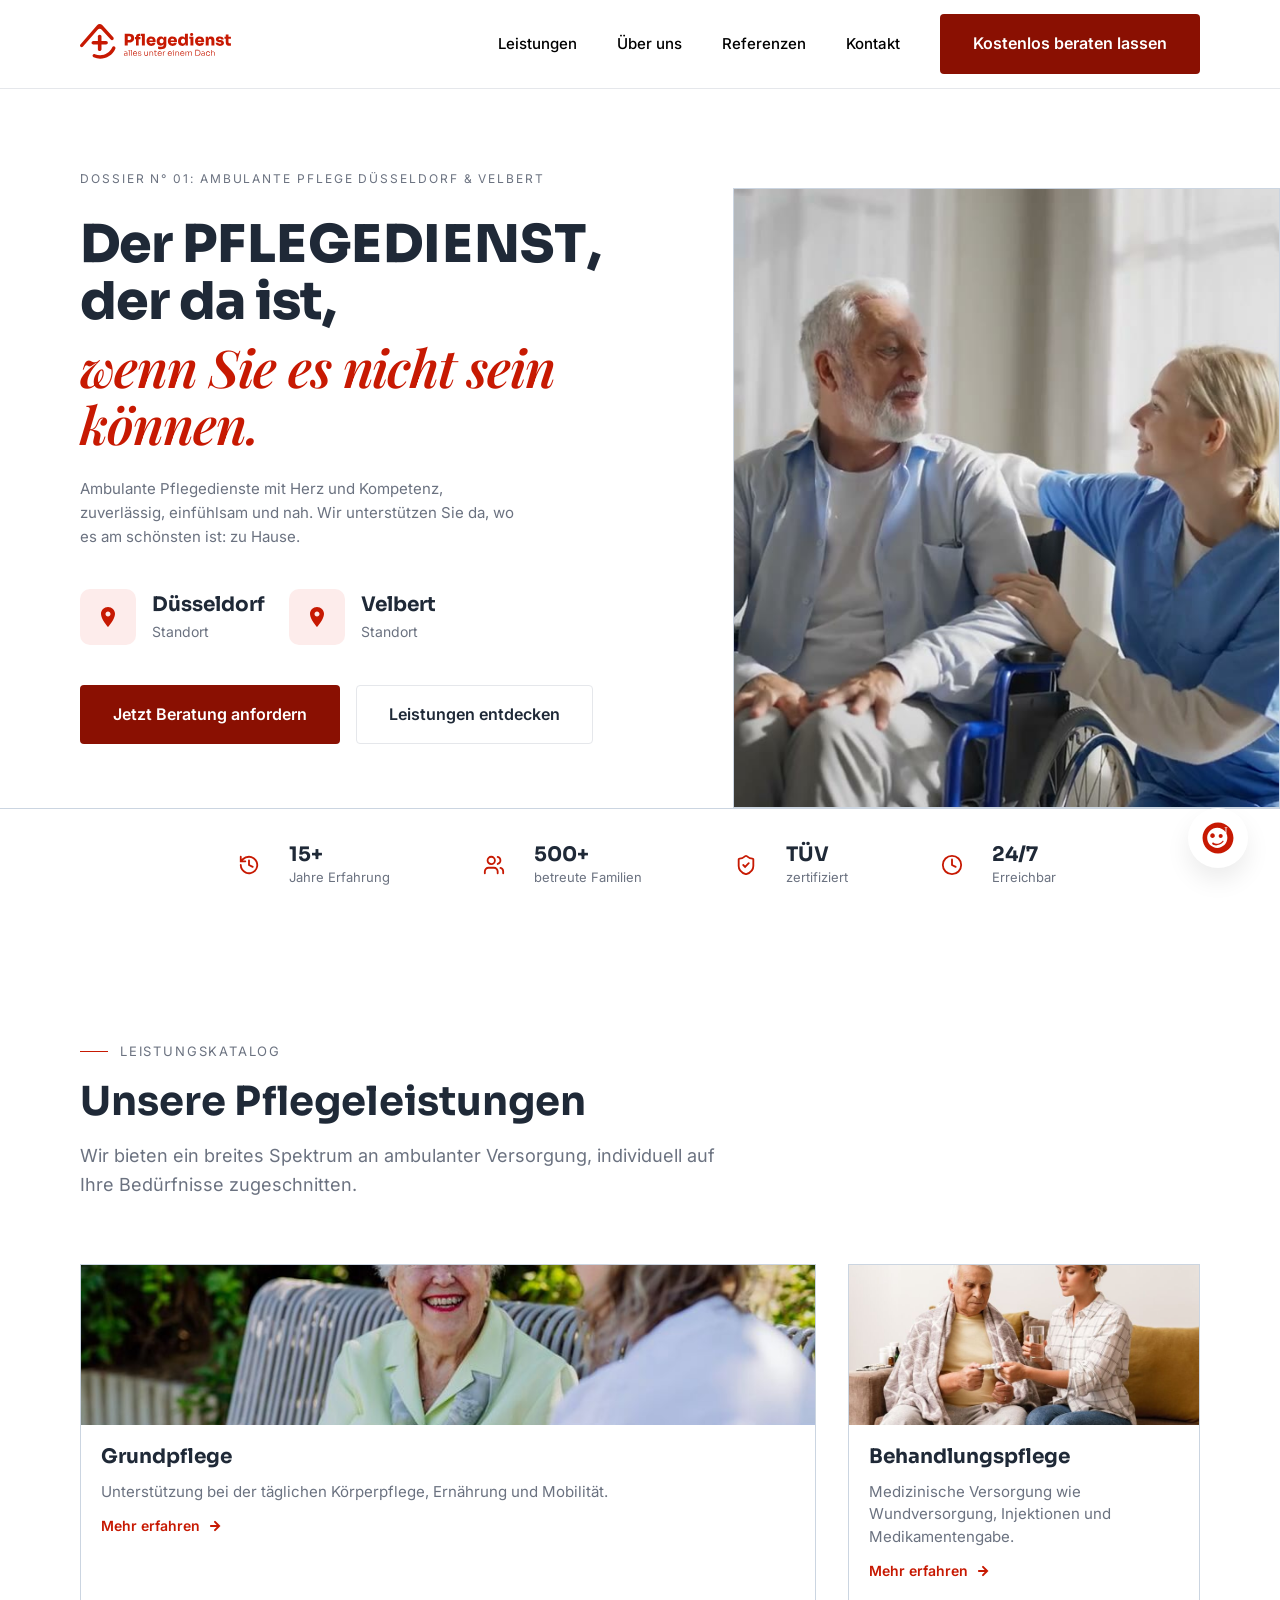
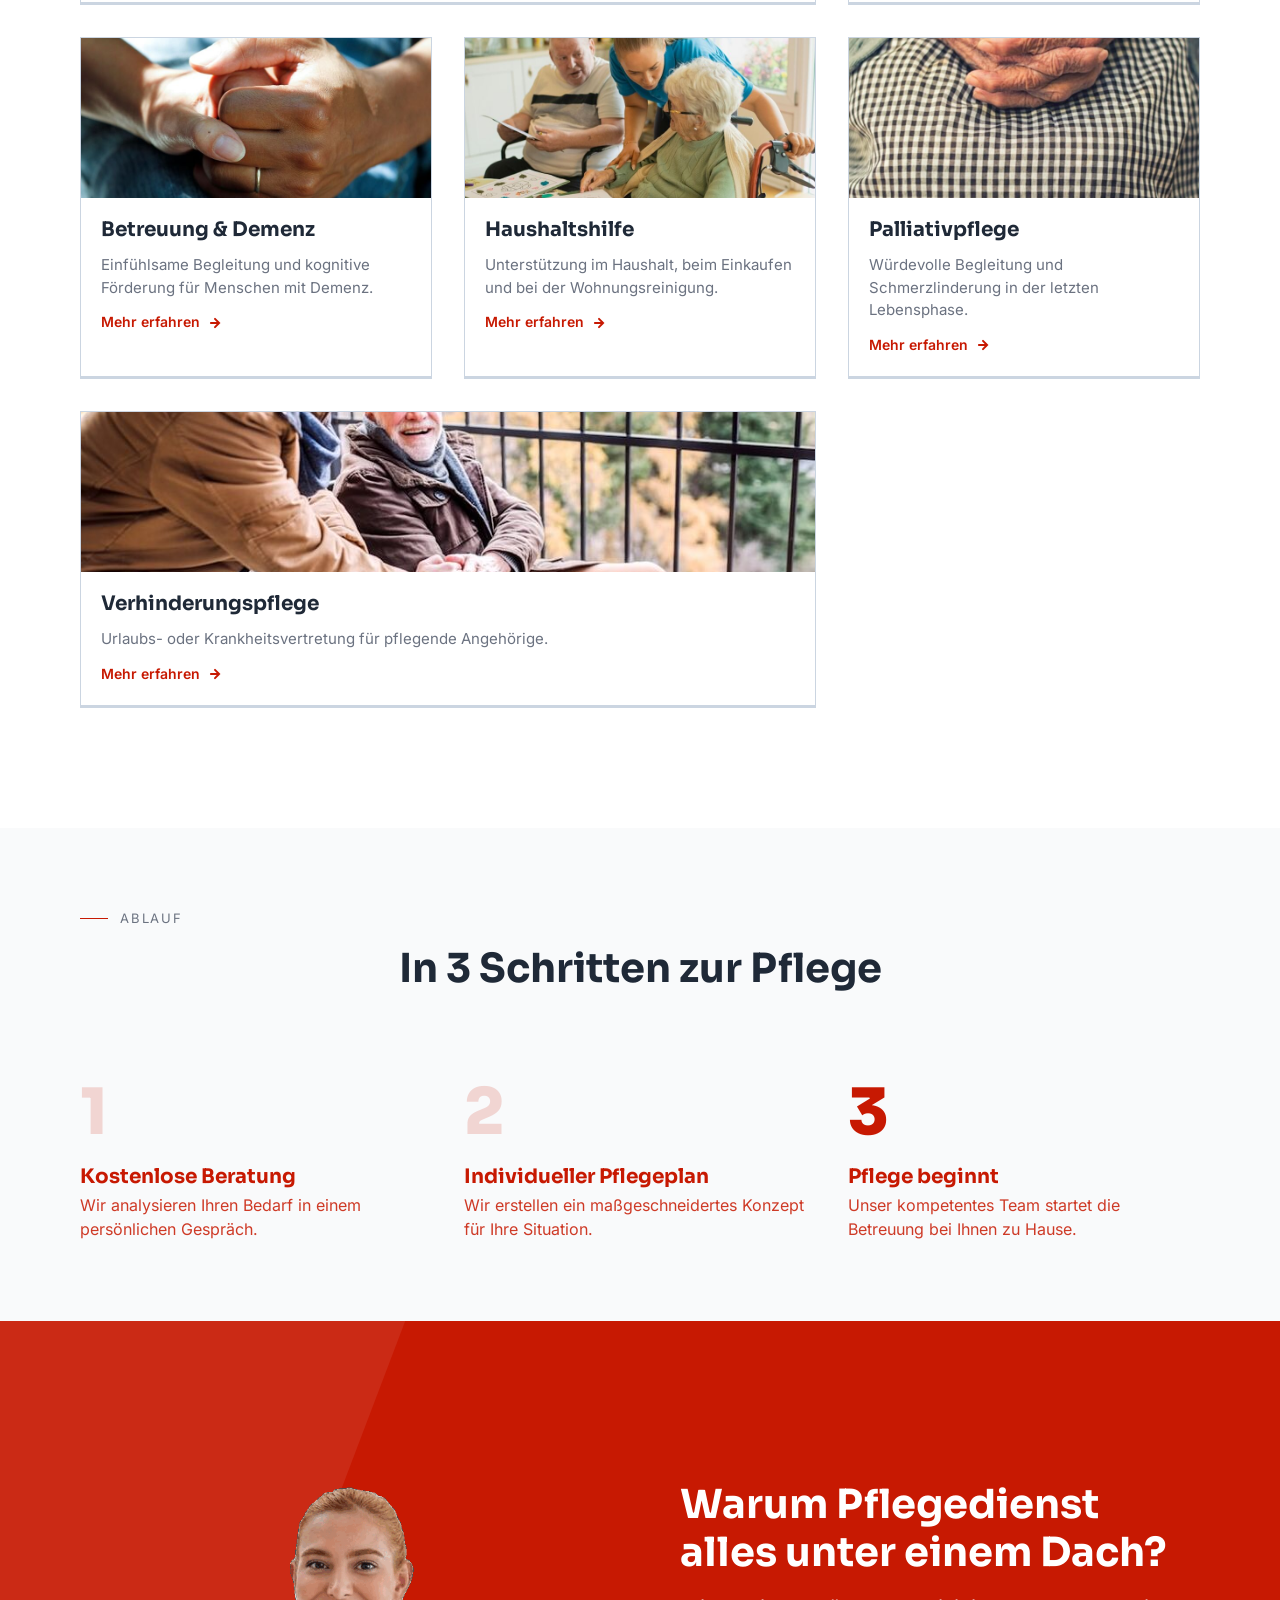
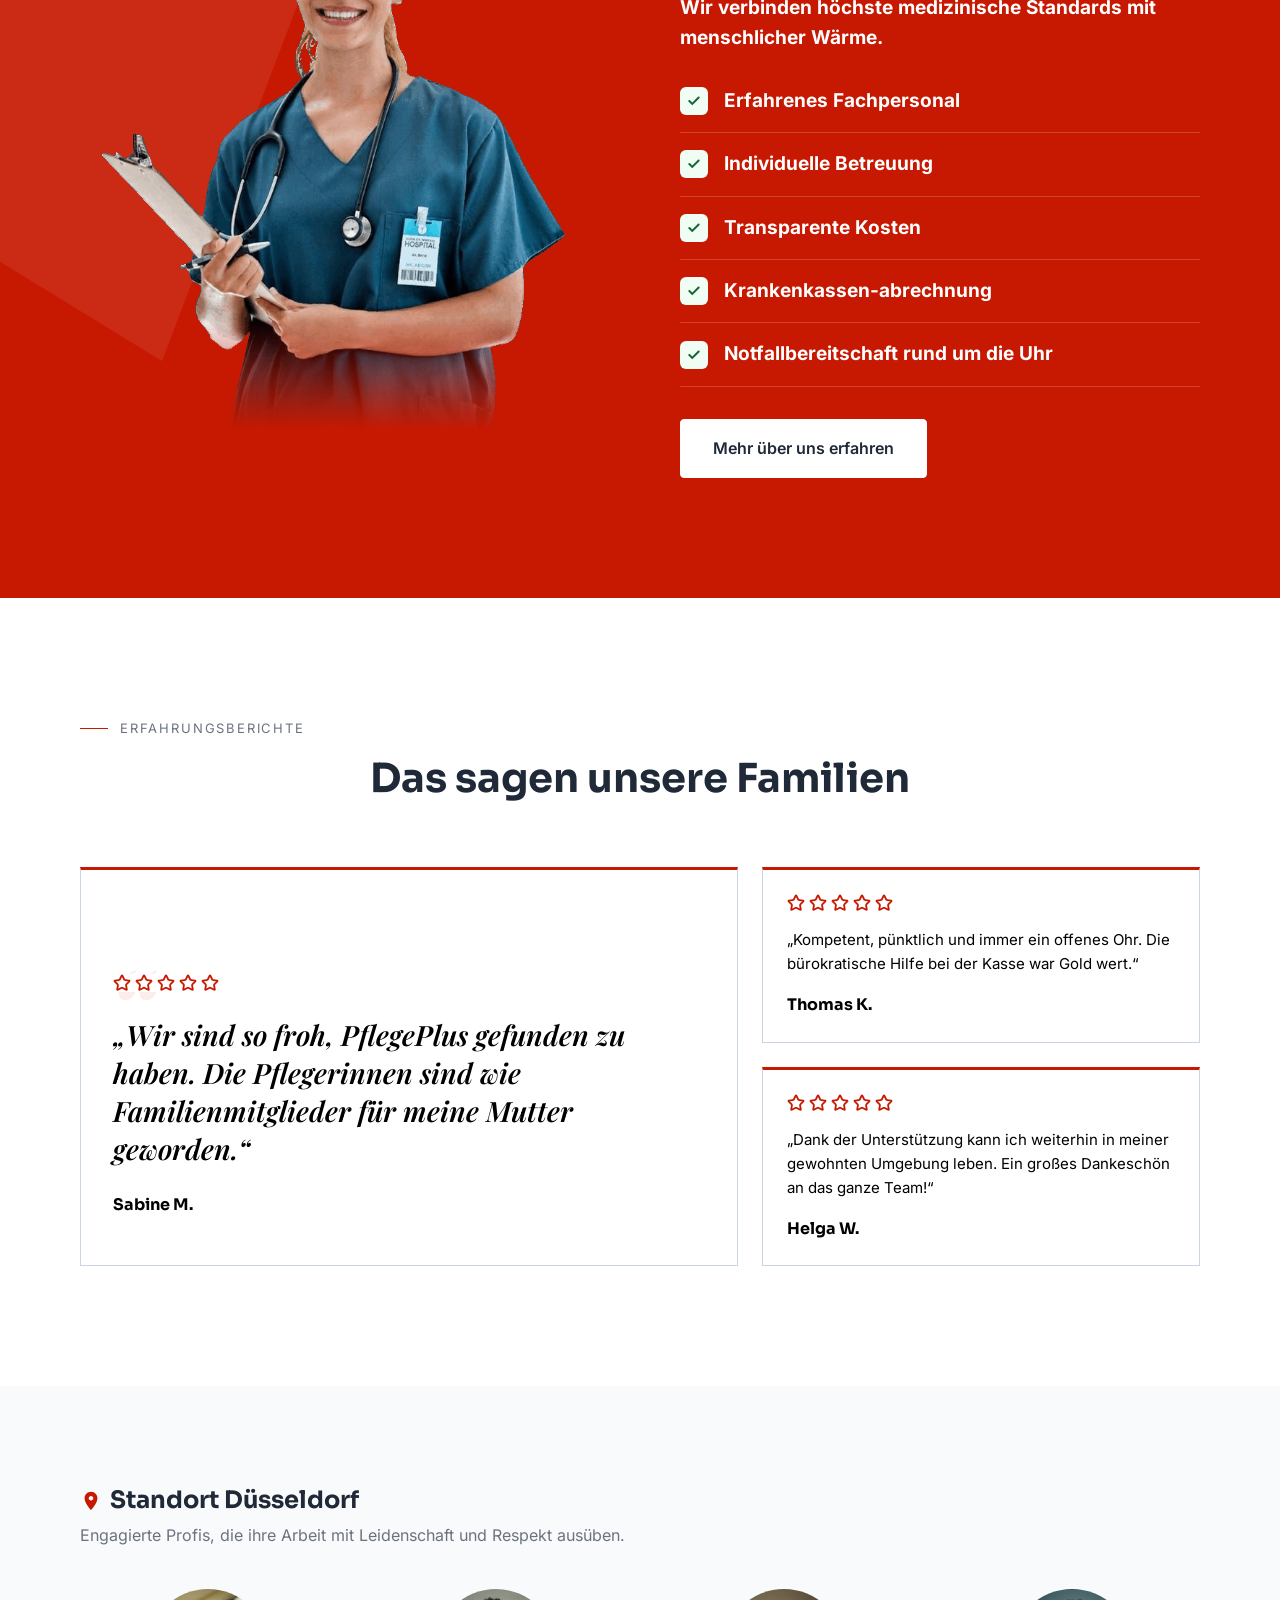
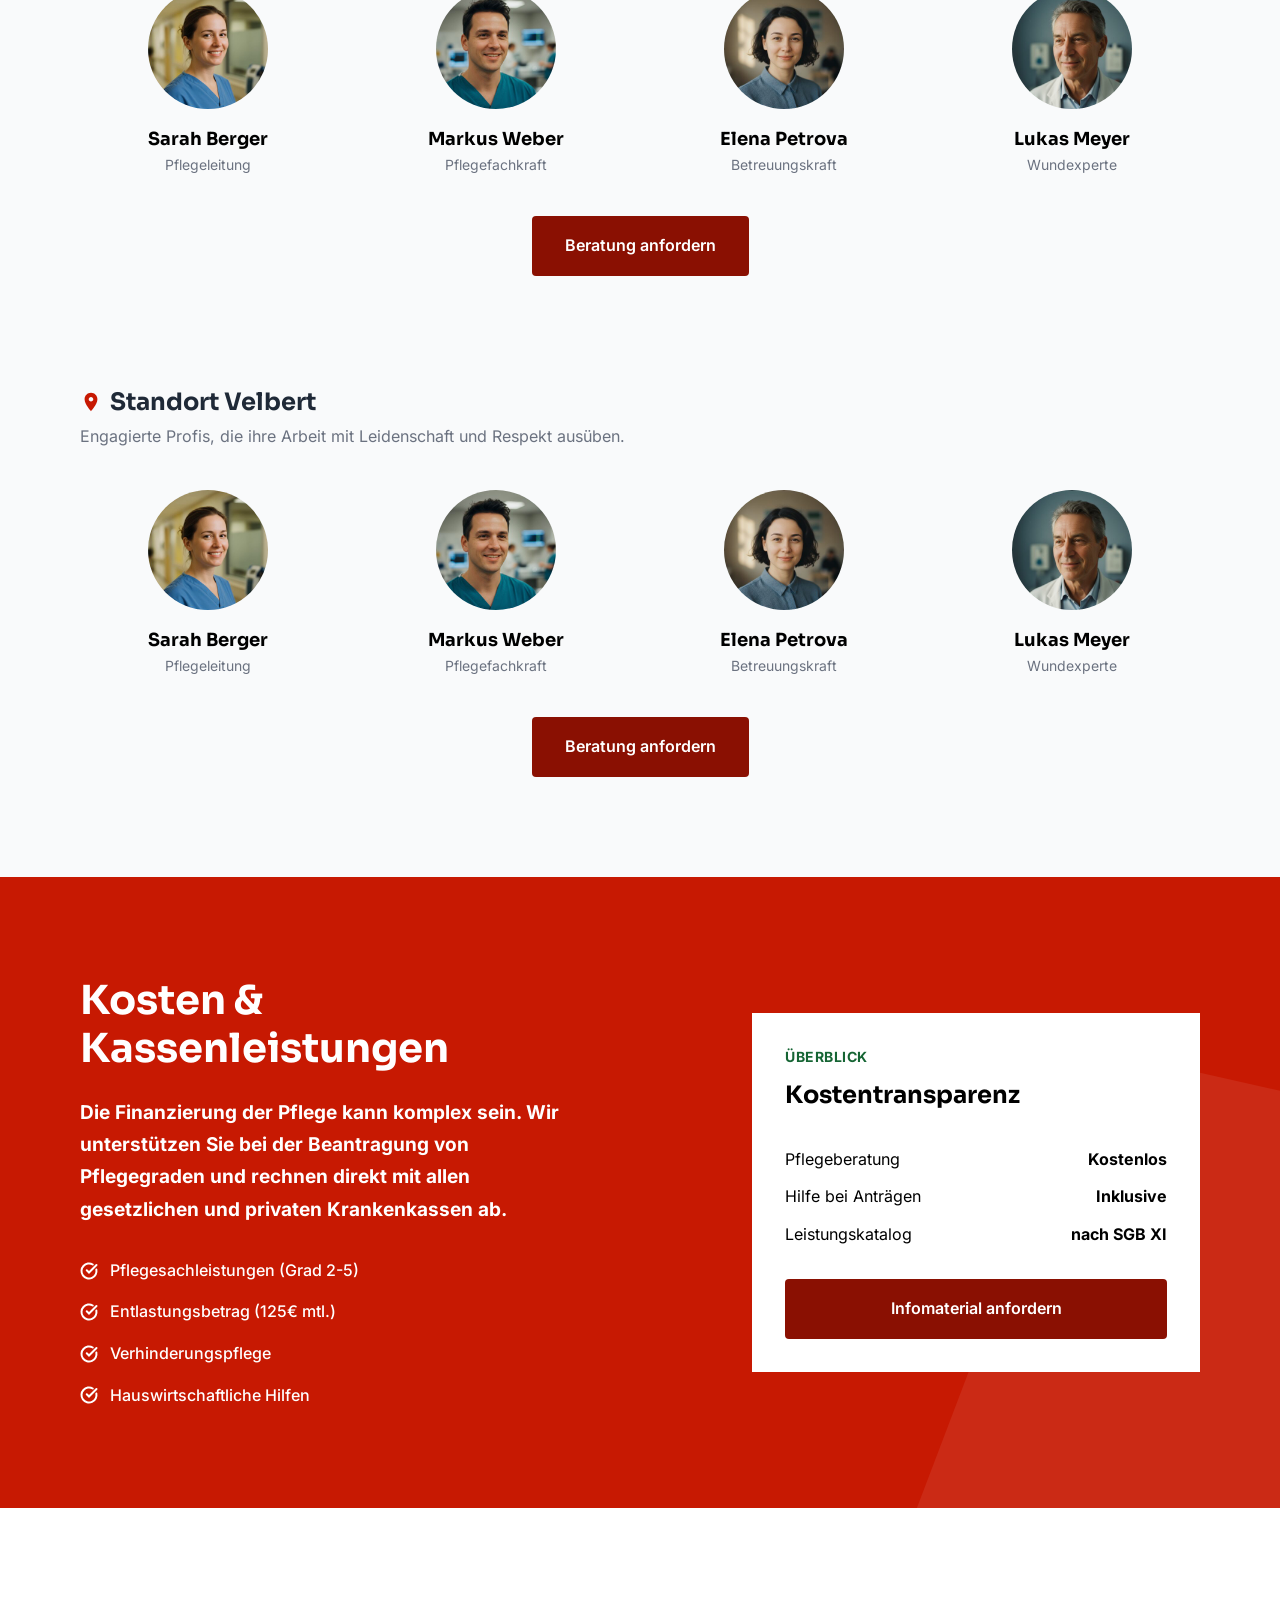
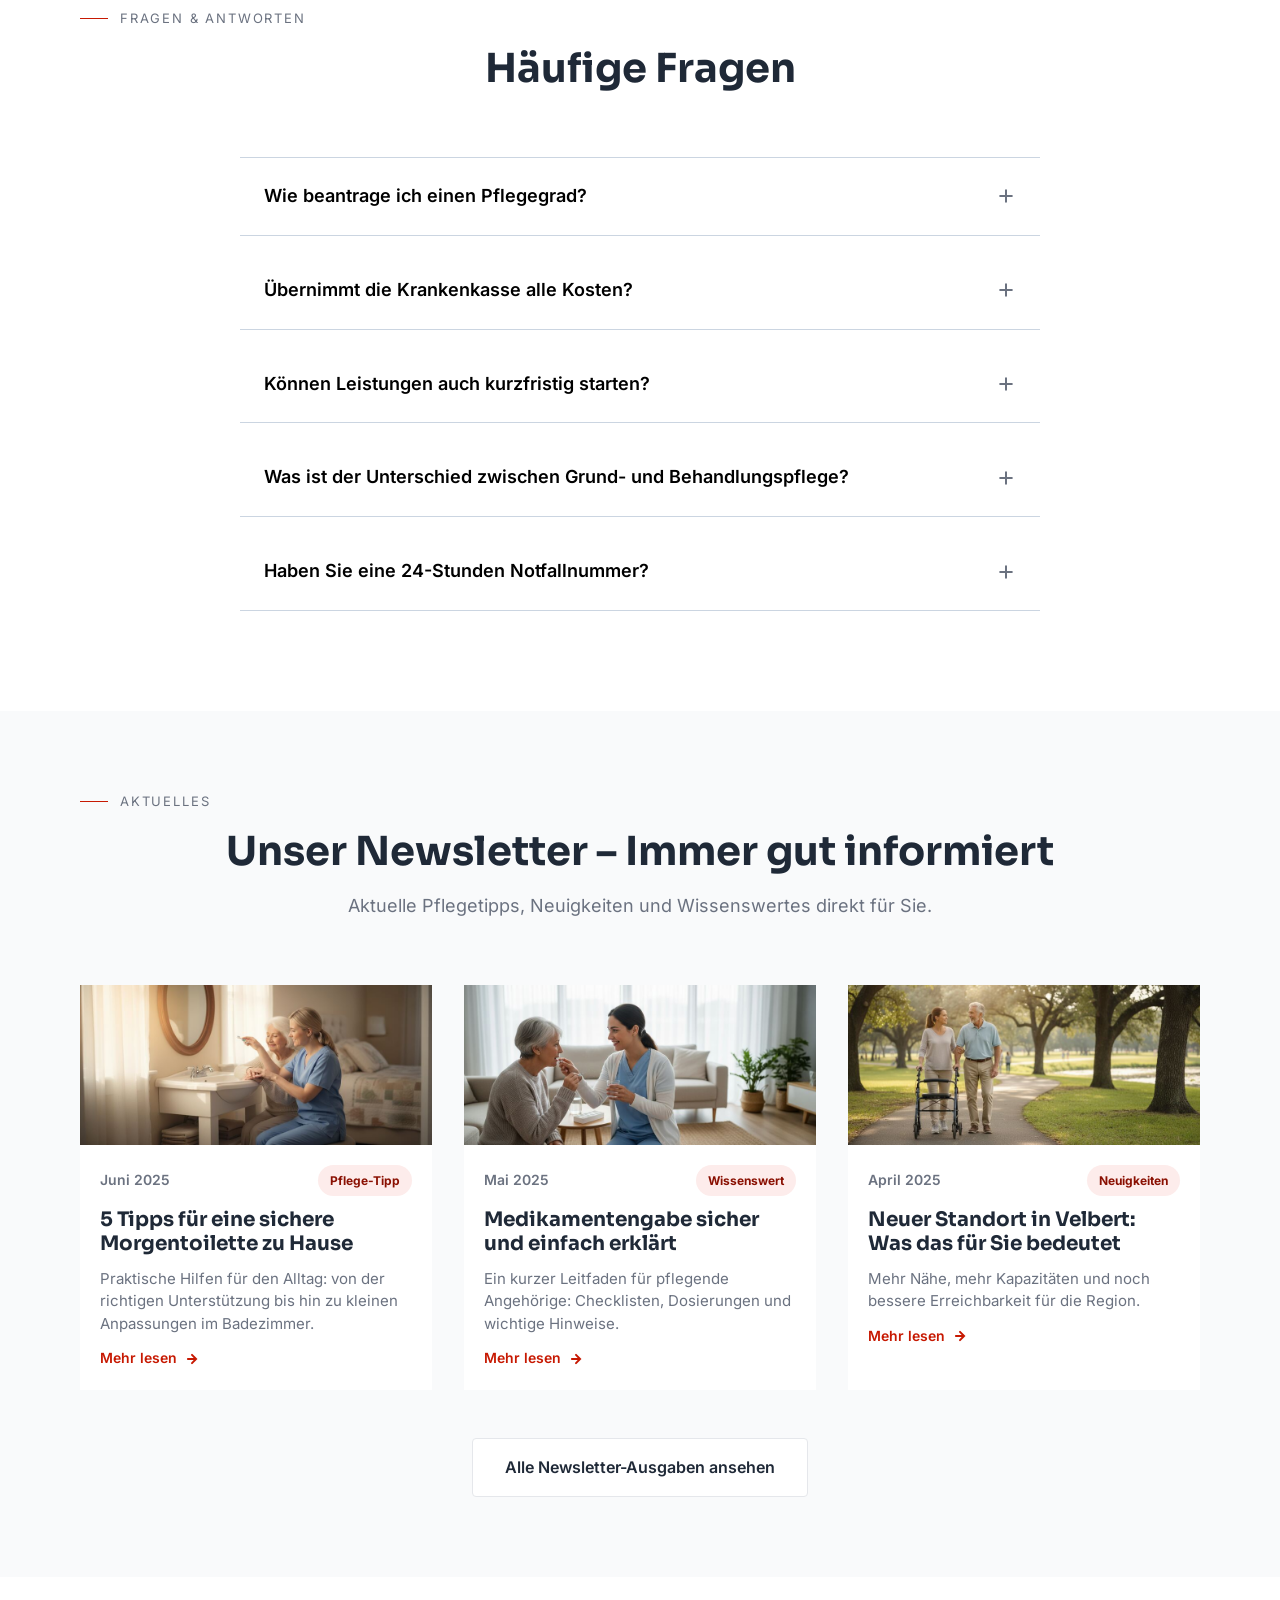
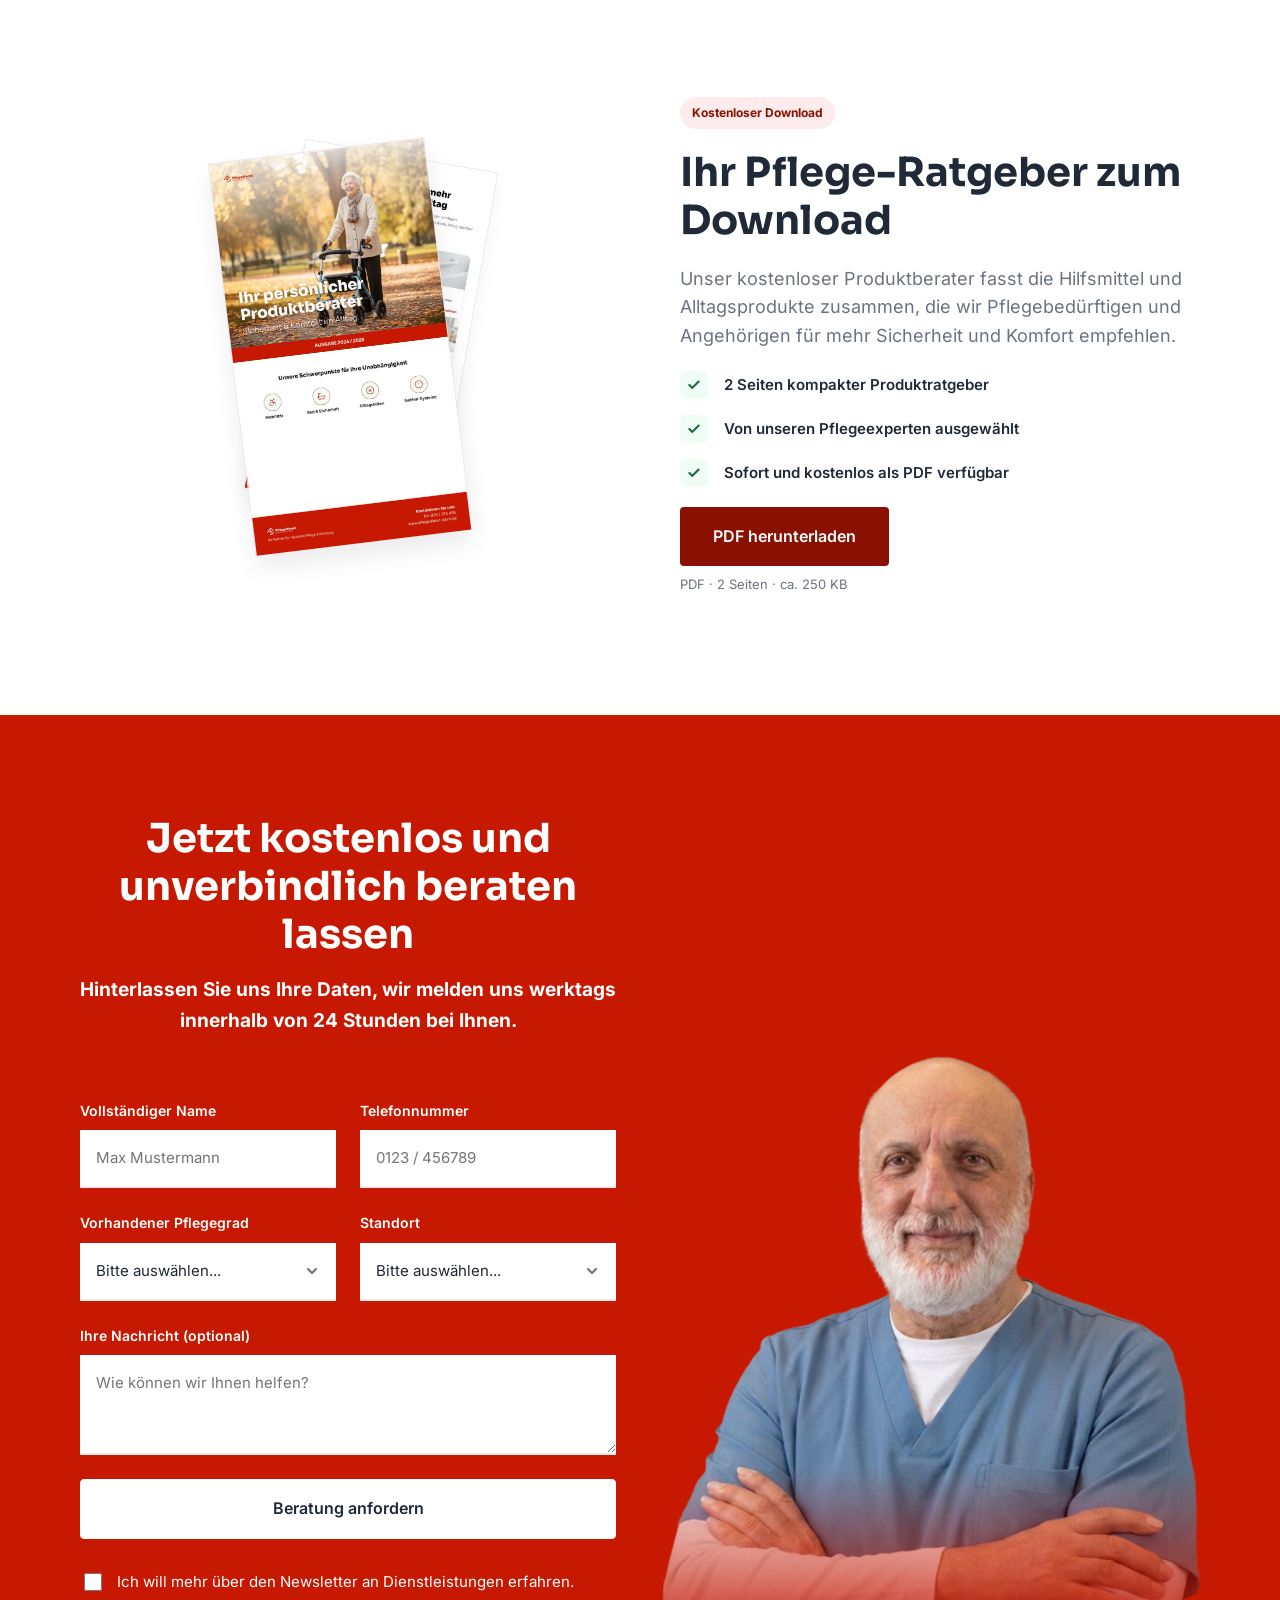
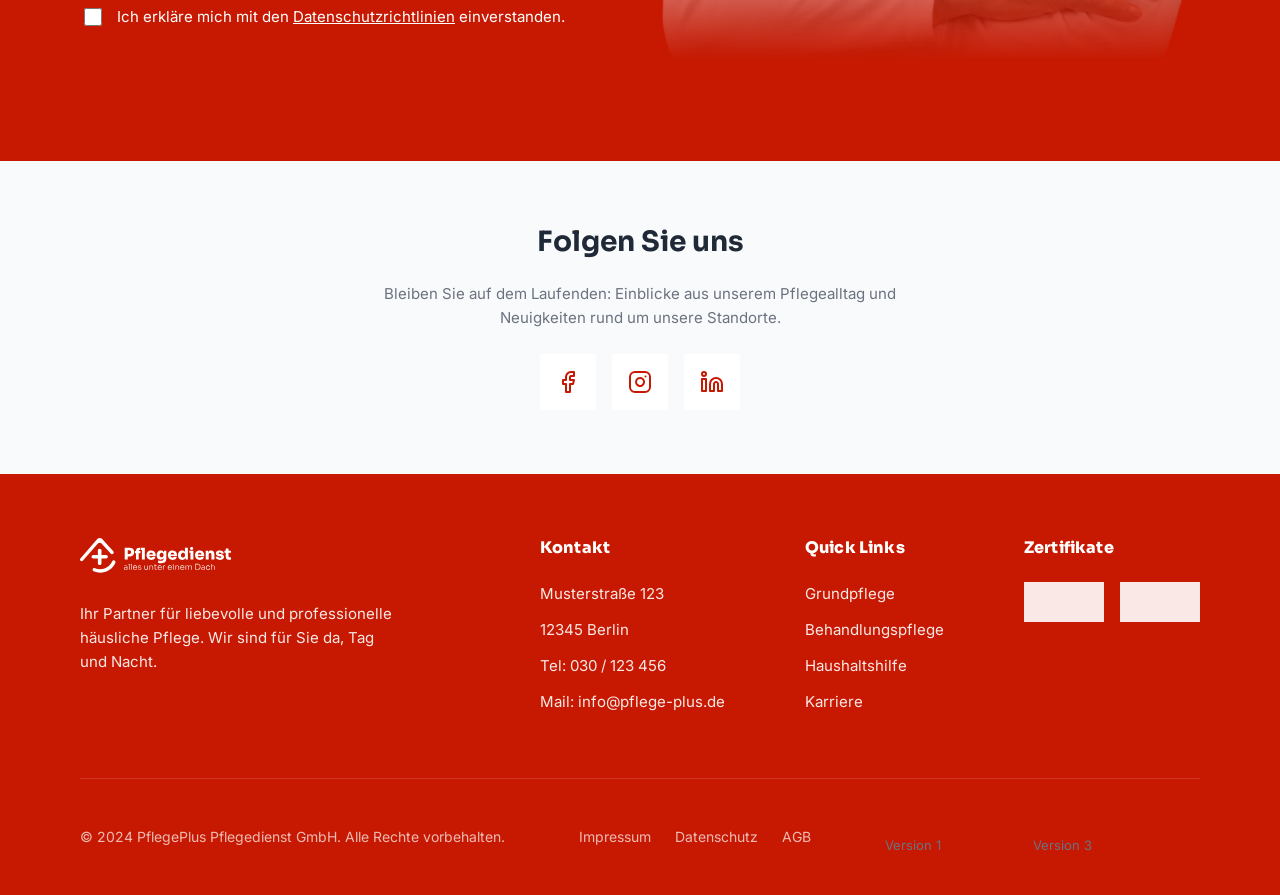
<file: v2/index.html>
<!DOCTYPE html>
<html lang="de" data-theme="rot">
<head>
<meta charset="UTF-8" />
<meta name="viewport" content="width=device-width, initial-scale=1.0" />
<title>Pflegedienst alles unter einem Dach: Der Pflegedienst, der da ist, wenn Sie es nicht sein können. (Version 2)</title>
<meta name="description" content="Ambulante Pflege in Düsseldorf &amp; Velbert: Grundpflege, Behandlungspflege, Haushaltshilfe u.v.m., zuverlässig, einfühlsam, nah. Jetzt kostenlos beraten lassen." />
<link rel="canonical" href="https://www.PLATZHALTER-DOMAIN.de/v2/" />

<link rel="icon" href="../favicon.ico" sizes="any" />
<link rel="icon" href="../favicon.svg" type="image/svg+xml" />
<link rel="icon" href="../assets/icons/favicon-32.png" type="image/png" sizes="32x32" />
<link rel="apple-touch-icon" href="../assets/icons/apple-touch-icon.png" />
<meta name="theme-color" content="#c71902" />

<meta property="og:type" content="website" />
<meta property="og:site_name" content="Pflegedienst alles unter einem Dach" />
<meta property="og:title" content="Pflegedienst alles unter einem Dach: Der Pflegedienst, der da ist, wenn Sie es nicht sein können." />
<meta property="og:description" content="Ambulante Pflege in Düsseldorf &amp; Velbert: Grundpflege, Behandlungspflege, Haushaltshilfe u.v.m., zuverlässig, einfühlsam, nah." />
<meta property="og:image" content="https://www.PLATZHALTER-DOMAIN.de/assets/images/hero-visual.jpg" />
<meta property="og:locale" content="de_DE" />
<meta name="twitter:card" content="summary_large_image" />

<link rel="preload" href="../fonts/sora-800.woff2" as="font" type="font/woff2" crossorigin />
<link rel="preload" href="../fonts/inter-400.woff2" as="font" type="font/woff2" crossorigin />

<link rel="stylesheet" href="css/tokens.css" />
<link rel="stylesheet" href="../css/fonts.css" />
<link rel="stylesheet" href="../css/base.css" />
<link rel="stylesheet" href="../css/components.css" />
<link rel="stylesheet" href="../css/layout.css" />
<link rel="stylesheet" href="css/overrides.css" />

<script type="application/ld+json">
{
  "@context": "https://schema.org",
  "@graph": [
    {
      "@type": "MedicalBusiness",
      "name": "Pflegedienst alles unter einem Dach, Düsseldorf",
      "image": "https://www.PLATZHALTER-DOMAIN.de/assets/images/hero-visual.jpg",
      "telephone": "PLATZHALTER-TELEFON",
      "areaServed": "Düsseldorf",
      "address": {
        "@type": "PostalAddress",
        "addressLocality": "Düsseldorf",
        "addressCountry": "DE"
      }
    },
    {
      "@type": "MedicalBusiness",
      "name": "Pflegedienst alles unter einem Dach, Velbert",
      "image": "https://www.PLATZHALTER-DOMAIN.de/assets/images/hero-visual.jpg",
      "telephone": "PLATZHALTER-TELEFON",
      "areaServed": "Velbert",
      "address": {
        "@type": "PostalAddress",
        "addressLocality": "Velbert",
        "addressCountry": "DE"
      }
    }
  ]
}
</script>
</head>
<body>

<!-- ============================== HEADER ============================== -->
<header class="site-header">
  <div class="container">
    <a href="#top" class="logo" aria-label="Pflegedienst alles unter einem Dach: Startseite">
      <img class="logo__full" src="assets/logo/logo.svg" alt="Pflegedienst alles unter einem Dach" width="900" height="236" />
    </a>

    <nav class="nav-desktop" aria-label="Hauptnavigation">
      <ul class="nav-desktop__links">
        <li><a href="#services">Leistungen</a></li>
        <li><a href="#warum-uns">Über uns</a></li>
        <li><a href="#team">Referenzen</a></li>
        <li><a href="#kontakt">Kontakt</a></li>
      </ul>
      <a href="#kontakt" class="btn btn--primary">Kostenlos beraten lassen</a>
    </nav>

    <button class="nav-toggle" aria-label="Menü öffnen" aria-expanded="false" aria-controls="nav-mobile">
      <span></span><span></span><span></span>
    </button>
  </div>

  <nav id="nav-mobile" class="nav-mobile" aria-label="Mobile Navigation">
    <ul class="nav-mobile__links">
      <li><a href="#services">Leistungen</a></li>
      <li><a href="#warum-uns">Über uns</a></li>
      <li><a href="#team">Referenzen</a></li>
      <li><a href="#kontakt">Kontakt</a></li>
    </ul>
    <a href="#kontakt" class="btn btn--primary btn--block">Kostenlos beraten lassen</a>
  </nav>
</header>

<main id="top">

  <!-- ============================== HERO ============================== -->
  <section class="hero v2-hero v2-dossier-cover">
    <div class="container">
      <p class="v2-dossier-cover__kicker">Dossier N° 01: Ambulante Pflege Düsseldorf &amp; Velbert</p>
      <div class="hero__content">
        <div class="hero__heading-group">
          <h1 class="hero__title v2-dossier-title">Der <span class="v2-hero__accent">Pflegedienst</span>, der da ist, <em>wenn Sie es nicht sein können.</em></h1>
          <p class="hero__lede">Ambulante Pflegedienste mit Herz und Kompetenz, zuverlässig, einfühlsam und nah. Wir unterstützen Sie da, wo es am schönsten ist: zu Hause.</p>
        </div>
        <div class="hero__locations">
          <div class="location">
            <div class="location__icon"><img src="assets/icons/map-pin.svg" alt="" /></div>
            <div>
              <p class="location__name">Düsseldorf</p>
              <p class="location__label">Standort</p>
            </div>
          </div>
          <div class="location">
            <div class="location__icon"><img src="assets/icons/map-pin.svg" alt="" /></div>
            <div>
              <p class="location__name">Velbert</p>
              <p class="location__label">Standort</p>
            </div>
          </div>
        </div>
        <div class="hero__actions">
          <a href="#kontakt" class="btn btn--primary">Jetzt Beratung anfordern</a>
          <a href="#services" class="btn btn--secondary">Leistungen entdecken</a>
        </div>
      </div>
      <div class="hero__visual v2-dossier-visual">
        <div class="hero__visual-panel v2-dossier-visual__panel">
          <video class="hero__visual-img" width="1280" height="720" poster="../assets/images/hero-visual-poster.jpg" autoplay muted loop playsinline preload="auto" aria-label="Pflegefachkraft im warmherzigen Gespräch mit einem Bewohner im Rollstuhl">
            <source src="../assets/video/hero-video.mp4" type="video/mp4" />
          </video>
        </div>
      </div>
    </div>
  </section>

  <!-- ============================== TRUST BAR ============================== -->
  <section class="trust-bar v2-trust-bar" aria-label="Vertrauenswerte">
    <div class="container">
      <div class="stat">
        <div class="stat__icon"><img src="assets/icons/history.svg" alt="" /></div>
        <div><p class="stat__value">15+</p><p class="stat__label">Jahre Erfahrung</p></div>
      </div>
      <div class="stat">
        <div class="stat__icon"><img src="assets/icons/users.svg" alt="" /></div>
        <div><p class="stat__value">500+</p><p class="stat__label">betreute Familien</p></div>
      </div>
      <div class="stat">
        <div class="stat__icon"><img src="assets/icons/shield-check.svg" alt="" /></div>
        <div><p class="stat__value">TÜV</p><p class="stat__label">zertifiziert</p></div>
      </div>
      <div class="stat">
        <div class="stat__icon"><img src="assets/icons/clock.svg" alt="" /></div>
        <div><p class="stat__value">24/7</p><p class="stat__label">Erreichbar</p></div>
      </div>
    </div>
  </section>

  <!-- ============================== SERVICES ============================== -->
  <section id="services" class="v2-services v2-section-index" data-index="02">
    <div class="container">
      <div class="section-head">
        <p class="v2-section-eyebrow">Leistungskatalog</p>
        <h2 class="section-title">Unsere Pflegeleistungen</h2>
        <p class="section-intro">Wir bieten ein breites Spektrum an ambulanter Versorgung, individuell auf Ihre Bedürfnisse zugeschnitten.</p>
      </div>
      <div class="services-grid">
        <article class="card v2-card reveal">
          <img class="card__image" src="../assets/images/service-grundpflege.jpg" width="800" height="533" loading="lazy" decoding="async" alt="Pflegekraft unterstützt eine Seniorin bei der Grundpflege" />
          <div class="card__body">
            <h3 class="card__title">Grundpflege</h3>
            <p class="card__text">Unterstützung bei der täglichen Körperpflege, Ernährung und Mobilität.</p>
            <a href="#kontakt" class="card__link">Mehr erfahren <img src="assets/icons/arrow-right.svg" alt="" /></a>
          </div>
        </article>
        <article class="card v2-card reveal">
          <img class="card__image" src="../assets/images/service-behandlungspflege.jpg" width="800" height="533" loading="lazy" decoding="async" alt="Medizinische Behandlungspflege durch Fachpersonal" />
          <div class="card__body">
            <h3 class="card__title">Behandlungspflege</h3>
            <p class="card__text">Medizinische Versorgung wie Wundversorgung, Injektionen und Medikamentengabe.</p>
            <a href="#kontakt" class="card__link">Mehr erfahren <img src="assets/icons/arrow-right.svg" alt="" /></a>
          </div>
        </article>
        <article class="card v2-card reveal">
          <img class="card__image" src="../assets/images/service-betreuung-demenz.jpg" width="800" height="533" loading="lazy" decoding="async" alt="Einfühlsame Betreuung eines Menschen mit Demenz" />
          <div class="card__body">
            <h3 class="card__title">Betreuung &amp; Demenz</h3>
            <p class="card__text">Einfühlsame Begleitung und kognitive Förderung für Menschen mit Demenz.</p>
            <a href="#kontakt" class="card__link">Mehr erfahren <img src="assets/icons/arrow-right.svg" alt="" /></a>
          </div>
        </article>
        <article class="card v2-card reveal">
          <img class="card__image" src="../assets/images/service-haushaltshilfe.jpg" width="800" height="566" loading="lazy" decoding="async" alt="Haushaltshilfe unterstützt beim Einkaufen" />
          <div class="card__body">
            <h3 class="card__title">Haushaltshilfe</h3>
            <p class="card__text">Unterstützung im Haushalt, beim Einkaufen und bei der Wohnungsreinigung.</p>
            <a href="#kontakt" class="card__link">Mehr erfahren <img src="assets/icons/arrow-right.svg" alt="" /></a>
          </div>
        </article>
        <article class="card v2-card reveal">
          <img class="card__image" src="../assets/images/service-palliativpflege.jpg" width="800" height="533" loading="lazy" decoding="async" alt="Würdevolle Palliativpflege in vertrauter Umgebung" />
          <div class="card__body">
            <h3 class="card__title">Palliativpflege</h3>
            <p class="card__text">Würdevolle Begleitung und Schmerzlinderung in der letzten Lebensphase.</p>
            <a href="#kontakt" class="card__link">Mehr erfahren <img src="assets/icons/arrow-right.svg" alt="" /></a>
          </div>
        </article>
        <article class="card v2-card reveal">
          <img class="card__image" src="../assets/images/service-verhinderungspflege.jpg" width="800" height="533" loading="lazy" decoding="async" alt="Verhinderungspflege als Vertretung für pflegende Angehörige" />
          <div class="card__body">
            <h3 class="card__title">Verhinderungspflege</h3>
            <p class="card__text">Urlaubs- oder Krankheitsvertretung für pflegende Angehörige.</p>
            <a href="#kontakt" class="card__link">Mehr erfahren <img src="assets/icons/arrow-right.svg" alt="" /></a>
          </div>
        </article>
      </div>
    </div>
  </section>

  <!-- ============================== HOW IT WORKS ============================== -->
  <section class="section--subtle v2-steps">
    <div class="container">
      <div class="section-head">
        <p class="v2-section-eyebrow">Ablauf</p>
        <h2 class="section-title">In 3 Schritten zur Pflege</h2>
      </div>
      <div class="steps-grid">
        <div class="step reveal">
          <div class="step__number">1</div>
          <div>
            <p class="step__title">Kostenlose Beratung</p>
            <p class="step__text">Wir analysieren Ihren Bedarf in einem persönlichen Gespräch.</p>
          </div>
        </div>
        <div class="step reveal">
          <div class="step__number">2</div>
          <div>
            <p class="step__title">Individueller Pflegeplan</p>
            <p class="step__text">Wir erstellen ein maßgeschneidertes Konzept für Ihre Situation.</p>
          </div>
        </div>
        <div class="step step--active reveal">
          <div class="step__number">3</div>
          <div>
            <p class="step__title">Pflege beginnt</p>
            <p class="step__text">Unser kompetentes Team startet die Betreuung bei Ihnen zu Hause.</p>
          </div>
        </div>
      </div>
    </div>
  </section>

  <!-- ============================== WHY US ============================== -->
  <section id="warum-uns" class="why-us section--brand v2-why-us">
    <div class="v2-decor-wedge" aria-hidden="true"></div>
    <div class="container">
      <div class="why-us__visual">
        <img src="../assets/images/why-us-nursing.png" width="700" height="776" loading="lazy" decoding="async" alt="Pflegefachkraft mit Klemmbrett und Stethoskop" />
      </div>
      <div class="why-us__content">
        <div class="why-us__heading">
          <h2>Warum Pflegedienst alles unter einem Dach?</h2>
          <p>Wir verbinden höchste medizinische Standards mit menschlicher Wärme.</p>
        </div>
        <div class="check-list">
          <div class="check-item">
            <div class="check-item__icon"><img src="assets/icons/check.svg" alt="" /></div>
            <p class="check-item__text">Erfahrenes Fachpersonal</p>
          </div>
          <div class="check-item">
            <div class="check-item__icon"><img src="assets/icons/check.svg" alt="" /></div>
            <p class="check-item__text">Individuelle Betreuung</p>
          </div>
          <div class="check-item">
            <div class="check-item__icon"><img src="assets/icons/check.svg" alt="" /></div>
            <p class="check-item__text">Transparente Kosten</p>
          </div>
          <div class="check-item">
            <div class="check-item__icon"><img src="assets/icons/check.svg" alt="" /></div>
            <p class="check-item__text">Krankenkassen-abrechnung</p>
          </div>
          <div class="check-item">
            <div class="check-item__icon"><img src="assets/icons/check.svg" alt="" /></div>
            <p class="check-item__text">Notfallbereitschaft rund um die Uhr</p>
          </div>
        </div>
        <a href="#team" class="btn btn--on-brand" style="align-self:flex-start;">Mehr über uns erfahren</a>
      </div>
    </div>
  </section>

  <!-- ============================== TESTIMONIALS ============================== -->
  <section class="v2-testimonials v2-section-index" data-index="04">
    <div class="container">
      <div class="section-head">
        <p class="v2-section-eyebrow">Erfahrungsberichte</p>
        <h2 class="section-title">Das sagen unsere Familien</h2>
      </div>
      <div class="testimonials-grid">
        <div class="testimonial reveal">
          <div class="testimonial__stars" role="img" aria-label="Bewertung: 5 von 5 Sternen">
            <img src="assets/icons/star.svg" alt="" aria-hidden="true" /><img src="assets/icons/star.svg" alt="" aria-hidden="true" /><img src="assets/icons/star.svg" alt="" aria-hidden="true" /><img src="assets/icons/star.svg" alt="" aria-hidden="true" /><img src="assets/icons/star.svg" alt="" aria-hidden="true" />
          </div>
          <p class="testimonial__quote">„Wir sind so froh, PflegePlus gefunden zu haben. Die Pflegerinnen sind wie Familienmitglieder für meine Mutter geworden.“</p>
          <p class="testimonial__author">Sabine M.</p>
        </div>
        <div class="testimonial reveal">
          <div class="testimonial__stars" role="img" aria-label="Bewertung: 5 von 5 Sternen">
            <img src="assets/icons/star.svg" alt="" aria-hidden="true" /><img src="assets/icons/star.svg" alt="" aria-hidden="true" /><img src="assets/icons/star.svg" alt="" aria-hidden="true" /><img src="assets/icons/star.svg" alt="" aria-hidden="true" /><img src="assets/icons/star.svg" alt="" aria-hidden="true" />
          </div>
          <p class="testimonial__quote">„Kompetent, pünktlich und immer ein offenes Ohr. Die bürokratische Hilfe bei der Kasse war Gold wert.“</p>
          <p class="testimonial__author">Thomas K.</p>
        </div>
        <div class="testimonial reveal">
          <div class="testimonial__stars" role="img" aria-label="Bewertung: 5 von 5 Sternen">
            <img src="assets/icons/star.svg" alt="" aria-hidden="true" /><img src="assets/icons/star.svg" alt="" aria-hidden="true" /><img src="assets/icons/star.svg" alt="" aria-hidden="true" /><img src="assets/icons/star.svg" alt="" aria-hidden="true" /><img src="assets/icons/star.svg" alt="" aria-hidden="true" />
          </div>
          <p class="testimonial__quote">„Dank der Unterstützung kann ich weiterhin in meiner gewohnten Umgebung leben. Ein großes Dankeschön an das ganze Team!“</p>
          <p class="testimonial__author">Helga W.</p>
        </div>
      </div>
    </div>
  </section>

  <!-- ============================== TEAM ============================== -->
  <section id="team" class="section--subtle v2-team">
    <div class="container">
      <div class="team-location">
        <div class="team-location__head">
          <h3><img src="assets/icons/map-pin.svg" alt="" />Standort Düsseldorf</h3>
          <p>Engagierte Profis, die ihre Arbeit mit Leidenschaft und Respekt ausüben.</p>
        </div>
        <div class="team-grid">
          <div class="team-member reveal">
            <img class="team-member__photo" src="../assets/images/team-sarah-berger.jpg" width="400" height="400" loading="lazy" decoding="async" alt="Sarah Berger" />
            <div><p class="team-member__name">Sarah Berger</p><p class="team-member__role">Pflegeleitung</p></div>
          </div>
          <div class="team-member reveal">
            <img class="team-member__photo" src="../assets/images/team-markus-weber.jpg" width="400" height="400" loading="lazy" decoding="async" alt="Markus Weber" />
            <div><p class="team-member__name">Markus Weber</p><p class="team-member__role">Pflegefachkraft</p></div>
          </div>
          <div class="team-member reveal">
            <img class="team-member__photo" src="../assets/images/team-elena-petrova.jpg" width="400" height="400" loading="lazy" decoding="async" alt="Elena Petrova" />
            <div><p class="team-member__name">Elena Petrova</p><p class="team-member__role">Betreuungskraft</p></div>
          </div>
          <div class="team-member reveal">
            <img class="team-member__photo" src="../assets/images/team-lukas-meyer.jpg" width="400" height="400" loading="lazy" decoding="async" alt="Lukas Meyer" />
            <div><p class="team-member__name">Lukas Meyer</p><p class="team-member__role">Wundexperte</p></div>
          </div>
        </div>
        <div class="team-location__cta">
          <a href="#kontakt" class="btn btn--primary">Beratung anfordern</a>
        </div>
      </div>

      <div class="team-location">
        <div class="team-location__head">
          <h3><img src="assets/icons/map-pin.svg" alt="" />Standort Velbert</h3>
          <p>Engagierte Profis, die ihre Arbeit mit Leidenschaft und Respekt ausüben.</p>
        </div>
        <div class="team-grid">
          <div class="team-member reveal">
            <img class="team-member__photo" src="../assets/images/team-sarah-berger.jpg" width="400" height="400" loading="lazy" decoding="async" alt="Sarah Berger" />
            <div><p class="team-member__name">Sarah Berger</p><p class="team-member__role">Pflegeleitung</p></div>
          </div>
          <div class="team-member reveal">
            <img class="team-member__photo" src="../assets/images/team-markus-weber.jpg" width="400" height="400" loading="lazy" decoding="async" alt="Markus Weber" />
            <div><p class="team-member__name">Markus Weber</p><p class="team-member__role">Pflegefachkraft</p></div>
          </div>
          <div class="team-member reveal">
            <img class="team-member__photo" src="../assets/images/team-elena-petrova.jpg" width="400" height="400" loading="lazy" decoding="async" alt="Elena Petrova" />
            <div><p class="team-member__name">Elena Petrova</p><p class="team-member__role">Betreuungskraft</p></div>
          </div>
          <div class="team-member reveal">
            <img class="team-member__photo" src="../assets/images/team-lukas-meyer.jpg" width="400" height="400" loading="lazy" decoding="async" alt="Lukas Meyer" />
            <div><p class="team-member__name">Lukas Meyer</p><p class="team-member__role">Wundexperte</p></div>
          </div>
        </div>
        <div class="team-location__cta">
          <a href="#kontakt" class="btn btn--primary">Beratung anfordern</a>
        </div>
      </div>
    </div>
  </section>

  <!-- ============================== COSTS ============================== -->
  <section class="costs section--brand v2-costs">
    <div class="v2-decor-wedge" aria-hidden="true"></div>
    <div class="container">
      <div class="costs__content">
        <h2 class="costs__title">Kosten &amp; Kassenleistungen</h2>
        <p class="costs__text">Die Finanzierung der Pflege kann komplex sein. Wir unterstützen Sie bei der Beantragung von Pflegegraden und rechnen direkt mit allen gesetzlichen und privaten Krankenkassen ab.</p>
        <div class="costs__list">
          <div class="check-circle-item"><img src="assets/icons/check-circle.svg" alt="" /><span>Pflegesachleistungen (Grad 2-5)</span></div>
          <div class="check-circle-item"><img src="assets/icons/check-circle.svg" alt="" /><span>Entlastungsbetrag (125€ mtl.)</span></div>
          <div class="check-circle-item"><img src="assets/icons/check-circle.svg" alt="" /><span>Verhinderungspflege</span></div>
          <div class="check-circle-item"><img src="assets/icons/check-circle.svg" alt="" /><span>Hauswirtschaftliche Hilfen</span></div>
        </div>
      </div>
      <div class="overview-card">
        <div>
          <p class="overview-card__eyebrow">Überblick</p>
          <p class="overview-card__title">Kostentransparenz</p>
        </div>
        <div>
          <div class="overview-card__row"><span>Pflegeberatung</span><span>Kostenlos</span></div>
          <div class="overview-card__row"><span>Hilfe bei Anträgen</span><span>Inklusive</span></div>
          <div class="overview-card__row"><span>Leistungskatalog</span><span>nach SGB XI</span></div>
        </div>
        <a href="#kontakt" class="btn btn--primary btn--block">Infomaterial anfordern</a>
      </div>
    </div>
  </section>

  <!-- ============================== FAQ ============================== -->
  <section class="v2-faq v2-section-index" data-index="06">
    <div class="container">
      <div class="section-head">
        <p class="v2-section-eyebrow">Fragen &amp; Antworten</p>
        <h2 class="section-title">Häufige Fragen</h2>
      </div>
      <div class="accordion">
        <div class="accordion-item">
          <button class="accordion-trigger" aria-expanded="false" aria-controls="faq-panel-1" id="faq-trigger-1">
            <span>Wie beantrage ich einen Pflegegrad?</span>
            <img class="accordion-trigger__icon" src="assets/icons/plus.svg" alt="" aria-hidden="true" />
          </button>
          <div class="accordion-panel" id="faq-panel-1" role="region" aria-labelledby="faq-trigger-1"><div class="accordion-panel__inner">
            <p>Wir unterstützen Sie kostenlos bei der Antragstellung: Sie stellen den Antrag formlos bei Ihrer Pflegekasse, anschließend erfolgt eine Begutachtung durch den Medizinischen Dienst. Wir begleiten Sie durch den gesamten Prozess und helfen bei allen erforderlichen Unterlagen.</p>
          </div></div>
        </div>
        <div class="accordion-item">
          <button class="accordion-trigger" aria-expanded="false" aria-controls="faq-panel-2" id="faq-trigger-2">
            <span>Übernimmt die Krankenkasse alle Kosten?</span>
            <img class="accordion-trigger__icon" src="assets/icons/plus.svg" alt="" aria-hidden="true" />
          </button>
          <div class="accordion-panel" id="faq-panel-2" role="region" aria-labelledby="faq-trigger-2"><div class="accordion-panel__inner">
            <p>Je nach Pflegegrad übernimmt die Pflegekasse Pflegesachleistungen, den Entlastungsbetrag sowie weitere Leistungen. Wir rechnen direkt mit Ihrer Kasse ab und informieren Sie transparent über eventuelle Eigenanteile.</p>
          </div></div>
        </div>
        <div class="accordion-item">
          <button class="accordion-trigger" aria-expanded="false" aria-controls="faq-panel-3" id="faq-trigger-3">
            <span>Können Leistungen auch kurzfristig starten?</span>
            <img class="accordion-trigger__icon" src="assets/icons/plus.svg" alt="" aria-hidden="true" />
          </button>
          <div class="accordion-panel" id="faq-panel-3" role="region" aria-labelledby="faq-trigger-3"><div class="accordion-panel__inner">
            <p>Ja, in dringenden Fällen können wir die Versorgung häufig innerhalb weniger Tage beginnen. Kontaktieren Sie uns einfach. Wir prüfen gemeinsam mit Ihnen die schnellstmögliche Umsetzung.</p>
          </div></div>
        </div>
        <div class="accordion-item">
          <button class="accordion-trigger" aria-expanded="false" aria-controls="faq-panel-4" id="faq-trigger-4">
            <span>Was ist der Unterschied zwischen Grund- und Behandlungspflege?</span>
            <img class="accordion-trigger__icon" src="assets/icons/plus.svg" alt="" aria-hidden="true" />
          </button>
          <div class="accordion-panel" id="faq-panel-4" role="region" aria-labelledby="faq-trigger-4"><div class="accordion-panel__inner">
            <p>Grundpflege umfasst Unterstützung bei Körperpflege, Ernährung und Mobilität. Behandlungspflege beinhaltet medizinische Maßnahmen wie Wundversorgung, Medikamentengabe oder Injektionen, die von examiniertem Fachpersonal durchgeführt werden.</p>
          </div></div>
        </div>
        <div class="accordion-item">
          <button class="accordion-trigger" aria-expanded="false" aria-controls="faq-panel-5" id="faq-trigger-5">
            <span>Haben Sie eine 24-Stunden Notfallnummer?</span>
            <img class="accordion-trigger__icon" src="assets/icons/plus.svg" alt="" aria-hidden="true" />
          </button>
          <div class="accordion-panel" id="faq-panel-5" role="region" aria-labelledby="faq-trigger-5"><div class="accordion-panel__inner">
            <p>Ja, wir sind rund um die Uhr für Notfälle erreichbar. Unsere Notfallnummer finden Sie in Ihren Unterlagen sowie telefonisch über unsere Zentrale.</p>
          </div></div>
        </div>
      </div>
    </div>
  </section>

  <!-- ============================== NEWSLETTER ============================== -->
  <section class="section--subtle v2-newsletter">
    <div class="container">
      <div class="section-head">
        <p class="v2-section-eyebrow">Aktuelles</p>
        <h2 class="section-title">Unser Newsletter – Immer gut informiert</h2>
        <p class="section-intro">Aktuelle Pflegetipps, Neuigkeiten und Wissenswertes direkt für Sie.</p>
      </div>
      <div class="newsletter-grid">
        <article class="card v2-card reveal">
          <img class="card__image" src="../assets/images/newsletter-juni.jpg" width="900" height="394" loading="lazy" decoding="async" alt="Sichere Morgentoilette zu Hause" />
          <div class="card__body">
            <div class="card__meta"><span class="card__meta-date">Juni 2025</span><span class="pill">Pflege-Tipp</span></div>
            <h3 class="card__title" style="font-size:1.25rem;">5 Tipps für eine sichere Morgentoilette zu Hause</h3>
            <p class="card__text">Praktische Hilfen für den Alltag: von der richtigen Unterstützung bis hin zu kleinen Anpassungen im Badezimmer.</p>
            <a href="#" class="card__link">Mehr lesen <img src="assets/icons/arrow-right.svg" alt="" /></a>
          </div>
        </article>
        <article class="card v2-card reveal">
          <img class="card__image" src="../assets/images/newsletter-mai.jpg" width="900" height="394" loading="lazy" decoding="async" alt="Medikamentengabe sicher erklärt" />
          <div class="card__body">
            <div class="card__meta"><span class="card__meta-date">Mai 2025</span><span class="pill">Wissenswert</span></div>
            <h3 class="card__title" style="font-size:1.25rem;">Medikamentengabe sicher und einfach erklärt</h3>
            <p class="card__text">Ein kurzer Leitfaden für pflegende Angehörige: Checklisten, Dosierungen und wichtige Hinweise.</p>
            <a href="#" class="card__link">Mehr lesen <img src="assets/icons/arrow-right.svg" alt="" /></a>
          </div>
        </article>
        <article class="card v2-card reveal">
          <img class="card__image" src="../assets/images/newsletter-april.jpg" width="900" height="394" loading="lazy" decoding="async" alt="Neuer Standort in Velbert" />
          <div class="card__body">
            <div class="card__meta"><span class="card__meta-date">April 2025</span><span class="pill">Neuigkeiten</span></div>
            <h3 class="card__title" style="font-size:1.25rem;">Neuer Standort in Velbert: Was das für Sie bedeutet</h3>
            <p class="card__text">Mehr Nähe, mehr Kapazitäten und noch bessere Erreichbarkeit für die Region.</p>
            <a href="#" class="card__link">Mehr lesen <img src="assets/icons/arrow-right.svg" alt="" /></a>
          </div>
        </article>
      </div>
      <div class="newsletter-cta">
        <a href="#" class="btn btn--secondary">Alle Newsletter-Ausgaben ansehen</a>
      </div>
    </div>
  </section>

  <!-- ============================== BROCHURE DOWNLOAD ============================== -->
  <section class="brochure v2-brochure">
    <div class="container">
      <div class="brochure__visual reveal">
        <div class="brochure__stack">
          <img class="brochure__page brochure__page--back" src="assets/images/Prospekt/seniorenprodukte-flyer.jpg" width="700" height="1274" loading="lazy" decoding="async" alt="" />
          <img class="brochure__page brochure__page--front" src="assets/images/Prospekt/deckblatt.jpg" width="700" height="1272" loading="lazy" decoding="async" alt="Titelseite des Prospekts: Ihr persönlicher Produktberater" />
        </div>
      </div>
      <div class="brochure__content reveal">
        <p class="pill">Kostenloser Download</p>
        <h2 class="section-title" style="text-align:left;">Ihr Pflege-Ratgeber zum Download</h2>
        <p class="section-intro" style="text-align:left;margin-inline:0;">Unser kostenloser Produktberater fasst die Hilfsmittel und Alltagsprodukte zusammen, die wir Pflegebedürftigen und Angehörigen für mehr Sicherheit und Komfort empfehlen.</p>
        <div class="brochure__highlights">
          <div class="brochure__highlight">
            <div class="brochure__highlight-icon"><img src="assets/icons/check.svg" alt="" /></div>
            <p>2 Seiten kompakter Produktratgeber</p>
          </div>
          <div class="brochure__highlight">
            <div class="brochure__highlight-icon"><img src="assets/icons/check.svg" alt="" /></div>
            <p>Von unseren Pflegeexperten ausgewählt</p>
          </div>
          <div class="brochure__highlight">
            <div class="brochure__highlight-icon"><img src="assets/icons/check.svg" alt="" /></div>
            <p>Sofort und kostenlos als PDF verfügbar</p>
          </div>
        </div>
        <div>
          <a href="assets/downloads/pflegeratgeber-prospekt.pdf" download class="btn btn--primary">PDF herunterladen</a>
          <p class="brochure__meta">PDF · 2 Seiten · ca. 250 KB</p>
        </div>
      </div>
    </div>
  </section>

  <!-- ============================== LEAD CAPTURE ============================== -->
  <section id="kontakt" class="section--brand v2-lead">
    <div class="v2-decor-wedge" aria-hidden="true"></div>
    <div class="container">
      <div class="contact-layout">
        <div class="contact-layout__content">
          <div class="section-head section-head--inverse">
            <h2 class="section-title">Jetzt kostenlos und unverbindlich beraten lassen</h2>
            <p class="section-intro">Hinterlassen Sie uns Ihre Daten, wir melden uns werktags innerhalb von 24 Stunden bei Ihnen.</p>
          </div>
          <form class="lead-form" style="margin-inline: 0; max-width: none;">
        <div class="lead-form__grid">
          <div class="field">
            <label class="field__label" for="name">Vollständiger Name</label>
            <input class="field__input" type="text" id="name" name="name" placeholder="Max Mustermann" required />
          </div>
          <div class="field">
            <label class="field__label" for="phone">Telefonnummer</label>
            <input class="field__input" type="tel" id="phone" name="phone" placeholder="0123 / 456789" required />
          </div>
          <div class="field">
            <label class="field__label" for="pflegegrad">Vorhandener Pflegegrad</label>
            <select class="field__select" id="pflegegrad" name="pflegegrad">
              <option value="">Bitte auswählen...</option>
              <option value="kein">Kein Pflegegrad</option>
              <option value="1">Pflegegrad 1</option>
              <option value="2">Pflegegrad 2</option>
              <option value="3">Pflegegrad 3</option>
              <option value="4">Pflegegrad 4</option>
              <option value="5">Pflegegrad 5</option>
            </select>
          </div>
          <div class="field">
            <label class="field__label" for="standort">Standort</label>
            <select class="field__select" id="standort" name="standort" required>
              <option value="">Bitte auswählen...</option>
              <option value="duesseldorf">Düsseldorf</option>
              <option value="velbert">Velbert</option>
            </select>
          </div>
          <div class="field lead-form__message">
            <label class="field__label" for="message">Ihre Nachricht (optional)</label>
            <textarea class="field__textarea" id="message" name="message" placeholder="Wie können wir Ihnen helfen?"></textarea>
          </div>
          <div class="lead-form__submit">
            <button type="submit" class="btn btn--on-brand btn--block">Beratung anfordern</button>
          </div>
        </div>
        <div class="lead-form__consent">
          <div class="checkbox-row">
            <input type="checkbox" id="newsletter-optin" name="newsletter-optin" />
            <label for="newsletter-optin">Ich will mehr über den Newsletter an Dienstleistungen erfahren.</label>
          </div>
          <div class="checkbox-row">
            <input type="checkbox" id="privacy-optin" name="privacy-optin" required />
            <label for="privacy-optin">Ich erkläre mich mit den <a href="../datenschutz.html" style="text-decoration:underline;">Datenschutzrichtlinien</a> einverstanden.</label>
          </div>
        </div>
        <p class="lead-form__status" role="status" style="color:var(--color-text-inverse);font-weight:600;"></p>
      </form>
        </div>
        <div class="contact-layout__image">
          <img src="../assets/images/yashar.png" alt="Yashar" class="yashar-image" />
        </div>
      </div>
    </div>
  </section>

  <!-- ============================== SOCIAL FOLLOW ============================== -->
  <section class="social-follow section--subtle v2-social-follow">
    <div class="container">
      <div class="social-follow__inner reveal">
        <h2 class="social-follow__title">Folgen Sie uns</h2>
        <p class="social-follow__text">Bleiben Sie auf dem Laufenden: Einblicke aus unserem Pflegealltag und Neuigkeiten rund um unsere Standorte.</p>
        <div class="social-follow__icons">
          <a class="social-icon reveal" href="#" target="_blank" rel="noopener noreferrer" aria-label="Facebook">
            <img src="assets/icons/facebook.svg" alt="" />
          </a>
          <a class="social-icon reveal" href="#" target="_blank" rel="noopener noreferrer" aria-label="Instagram">
            <img src="assets/icons/instagram.svg" alt="" />
          </a>
          <a class="social-icon reveal" href="#" target="_blank" rel="noopener noreferrer" aria-label="LinkedIn">
            <img src="assets/icons/linkedin.svg" alt="" />
          </a>
        </div>
      </div>
    </div>
  </section>

</main>

<!-- ============================== FOOTER ============================== -->
<footer class="site-footer v2-footer">
  <div class="container">
    <div class="footer-top">
      <div class="footer-brand">
        <a href="#top" class="logo logo--inverse" aria-label="Pflegedienst alles unter einem Dach: Startseite">
          <img class="logo__full" src="assets/logo/logo.svg" alt="Pflegedienst alles unter einem Dach" width="900" height="236" />
        </a>
        <p>Ihr Partner für liebevolle und professionelle häusliche Pflege. Wir sind für Sie da, Tag und Nacht.</p>
      </div>

      <div class="footer-columns">
        <div class="footer-column">
          <h4>Kontakt</h4>
          <ul>
            <li>Musterstraße 123</li>
            <li>12345 Berlin</li>
            <li><a href="tel:+4930123456">Tel: 030 / 123 456</a></li>
            <li><a href="mailto:info@pflege-plus.de">Mail: info@pflege-plus.de</a></li>
          </ul>
        </div>
        <div class="footer-column">
          <h4>Quick Links</h4>
          <ul>
            <li><a href="#services">Grundpflege</a></li>
            <li><a href="#services">Behandlungspflege</a></li>
            <li><a href="#services">Haushaltshilfe</a></li>
            <li><a href="#">Karriere</a></li>
          </ul>
        </div>
        <div class="footer-column">
          <h4>Zertifikate</h4>
          <div class="footer-certificates">
            <div class="certificate-badge"></div>
            <div class="certificate-badge"></div>
          </div>
        </div>
      </div>
    </div>

    <div class="footer-bottom">
      <p>© 2024 PflegePlus Pflegedienst GmbH. Alle Rechte vorbehalten.</p>
      <div class="footer-bottom__links">
        <a href="../impressum.html">Impressum</a>
        <a href="../datenschutz.html">Datenschutz</a>
        <a href="../agb.html">AGB</a>
      </div>
      <nav class="footer-version-switch" aria-label="Design-Version wählen">
        <a href="../index.html" class="footer-version-switch__link">Version 1</a>
        <a href="index.html" class="footer-version-switch__link is-active" aria-current="page">Version 2</a>
        <a href="../v3/index.html" class="footer-version-switch__link">Version 3</a>
      </nav>
    </div>
  </div>
</footer>

<!-- ============================== CHAT WIDGET ============================== -->
<div class="chat-widget">
  <button type="button" class="chat-widget__toggle" id="chatToggle" aria-expanded="false" aria-controls="chatPanel" aria-label="Chat öffnen">
    <img src="assets/icons/chat-bot.svg" alt="" />
  </button>
  <div class="chat-widget__panel" id="chatPanel" hidden>
    <div class="chat-widget__header">
      <button type="button" class="chat-widget__back" data-chat-back hidden aria-label="Zurück zum Menü">←</button>
      <p class="chat-widget__title">Pflegedienst-Assistent</p>
      <button type="button" class="chat-widget__close" aria-label="Chat schließen">&times;</button>
    </div>

    <div class="chat-widget__view" data-chat-view="home">
      <div class="chat-widget__body">
        <p class="chat-widget__message">Hallo 👋 Wie können wir Ihnen helfen?</p>
        <div class="chat-widget__actions">
          <a href="#kontakt" class="chat-widget__action">Beratung anfordern</a>
          <a href="tel:+4930123456" class="chat-widget__action">Anrufen</a>
          <a href="#team" class="chat-widget__action">Unsere Standorte</a>
          <button type="button" class="chat-widget__action" data-chat-goto="callback">Rückruf anfordern</button>
          <button type="button" class="chat-widget__action" data-chat-goto="chat">Mehr über unsere Dienstleistungen erfahren</button>
        </div>
      </div>
    </div>

    <div class="chat-widget__view" data-chat-view="callback" hidden>
      <form class="chat-widget__body" id="callbackForm">
        <p class="chat-widget__message">Gerne! Hinterlassen Sie uns Ihren Namen und Ihre Telefonnummer. Wir rufen Sie werktags zeitnah zurück.</p>
        <div class="chat-widget__field">
          <label for="callbackName">Name</label>
          <input type="text" id="callbackName" name="callbackName" placeholder="Max Mustermann" required />
        </div>
        <div class="chat-widget__field">
          <label for="callbackPhone">Telefonnummer</label>
          <input type="tel" id="callbackPhone" name="callbackPhone" placeholder="0123 / 456789" required />
        </div>
        <button type="submit" class="btn btn--primary btn--block">Rückruf anfordern</button>
        <p class="chat-widget__form-status" role="status"></p>
      </form>
    </div>

    <div class="chat-widget__view" data-chat-view="chat" hidden>
      <div class="chat-widget__messages" id="chatMessages">
        <p class="chat-bubble chat-bubble--bot">Wie kann ich Ihnen weiterhelfen?</p>
      </div>
      <form class="chat-widget__input-row" id="chatMessageForm">
        <input type="text" id="chatMessageInput" placeholder="Ihre Nachricht…" aria-label="Nachricht eingeben" required />
        <button type="submit" aria-label="Senden">→</button>
      </form>
    </div>
  </div>
</div>

<script src="../js/main.js"></script>
</body>
</html>
</file>
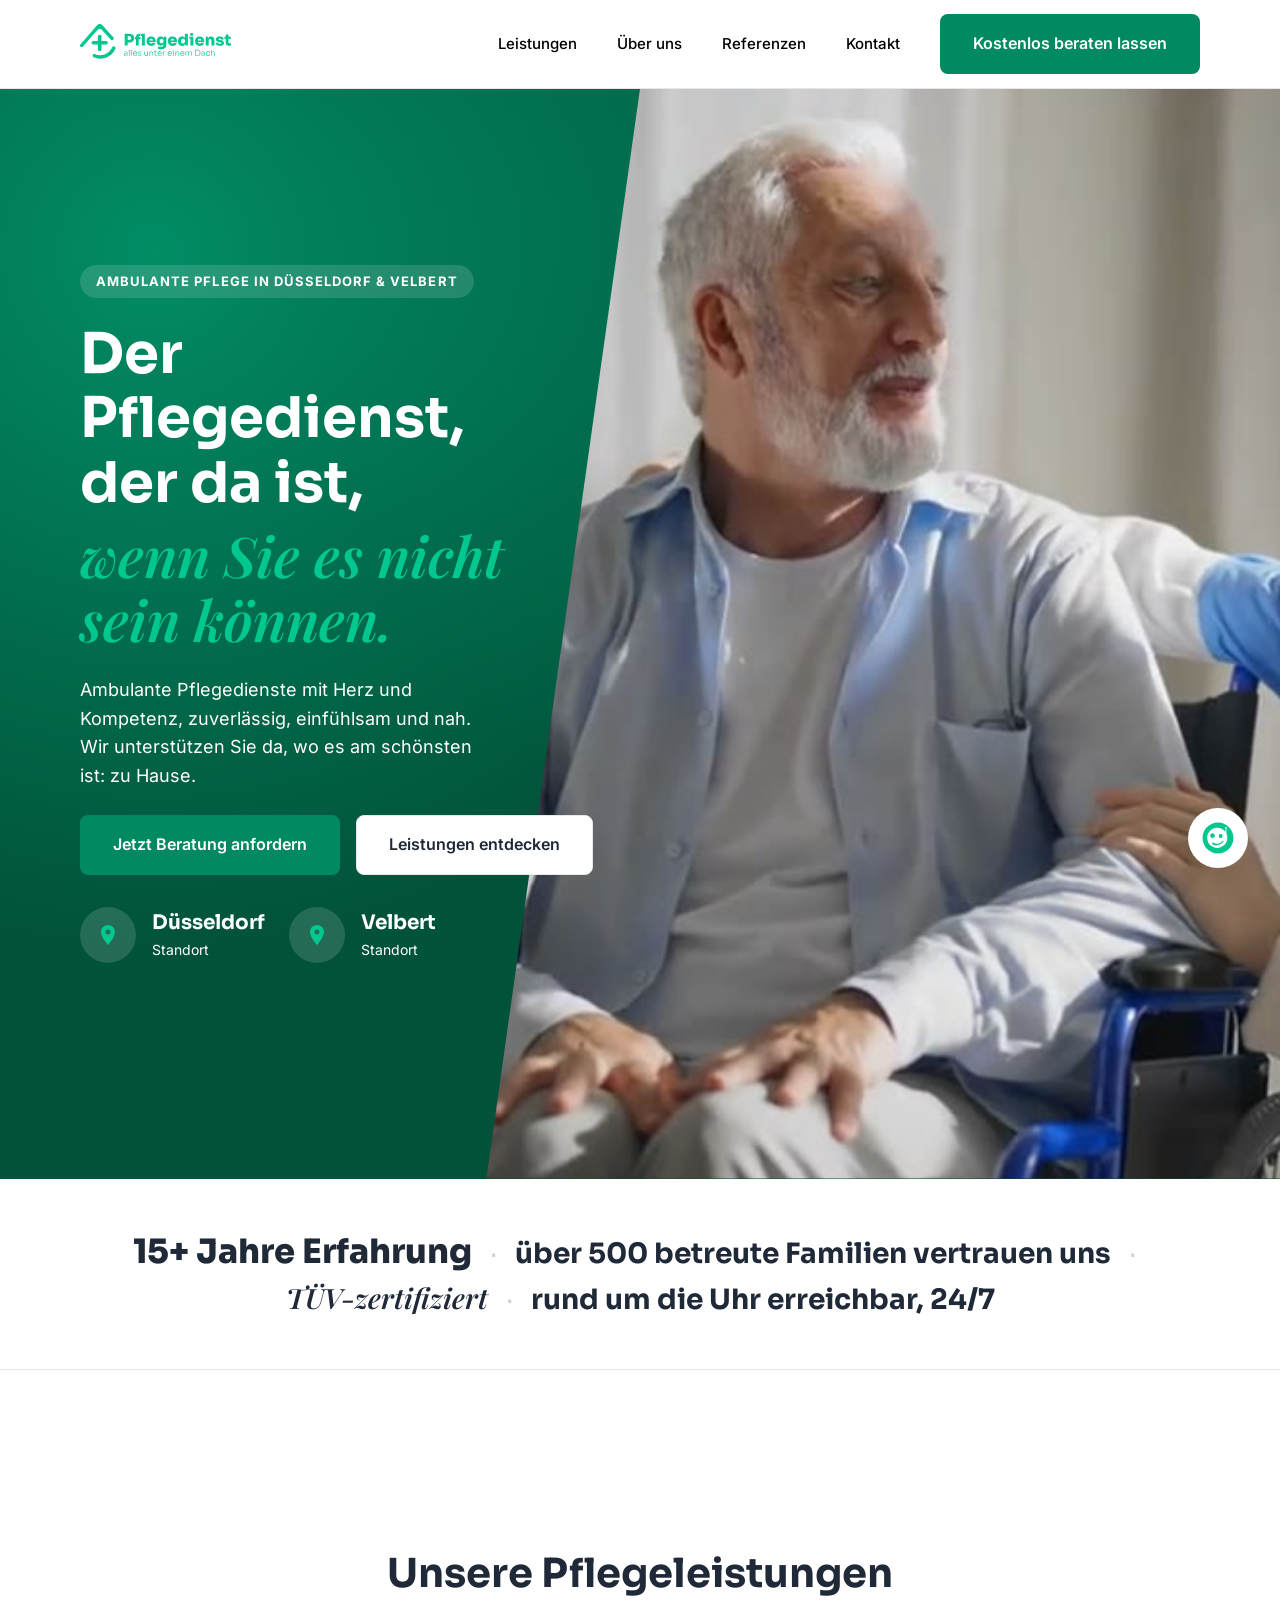
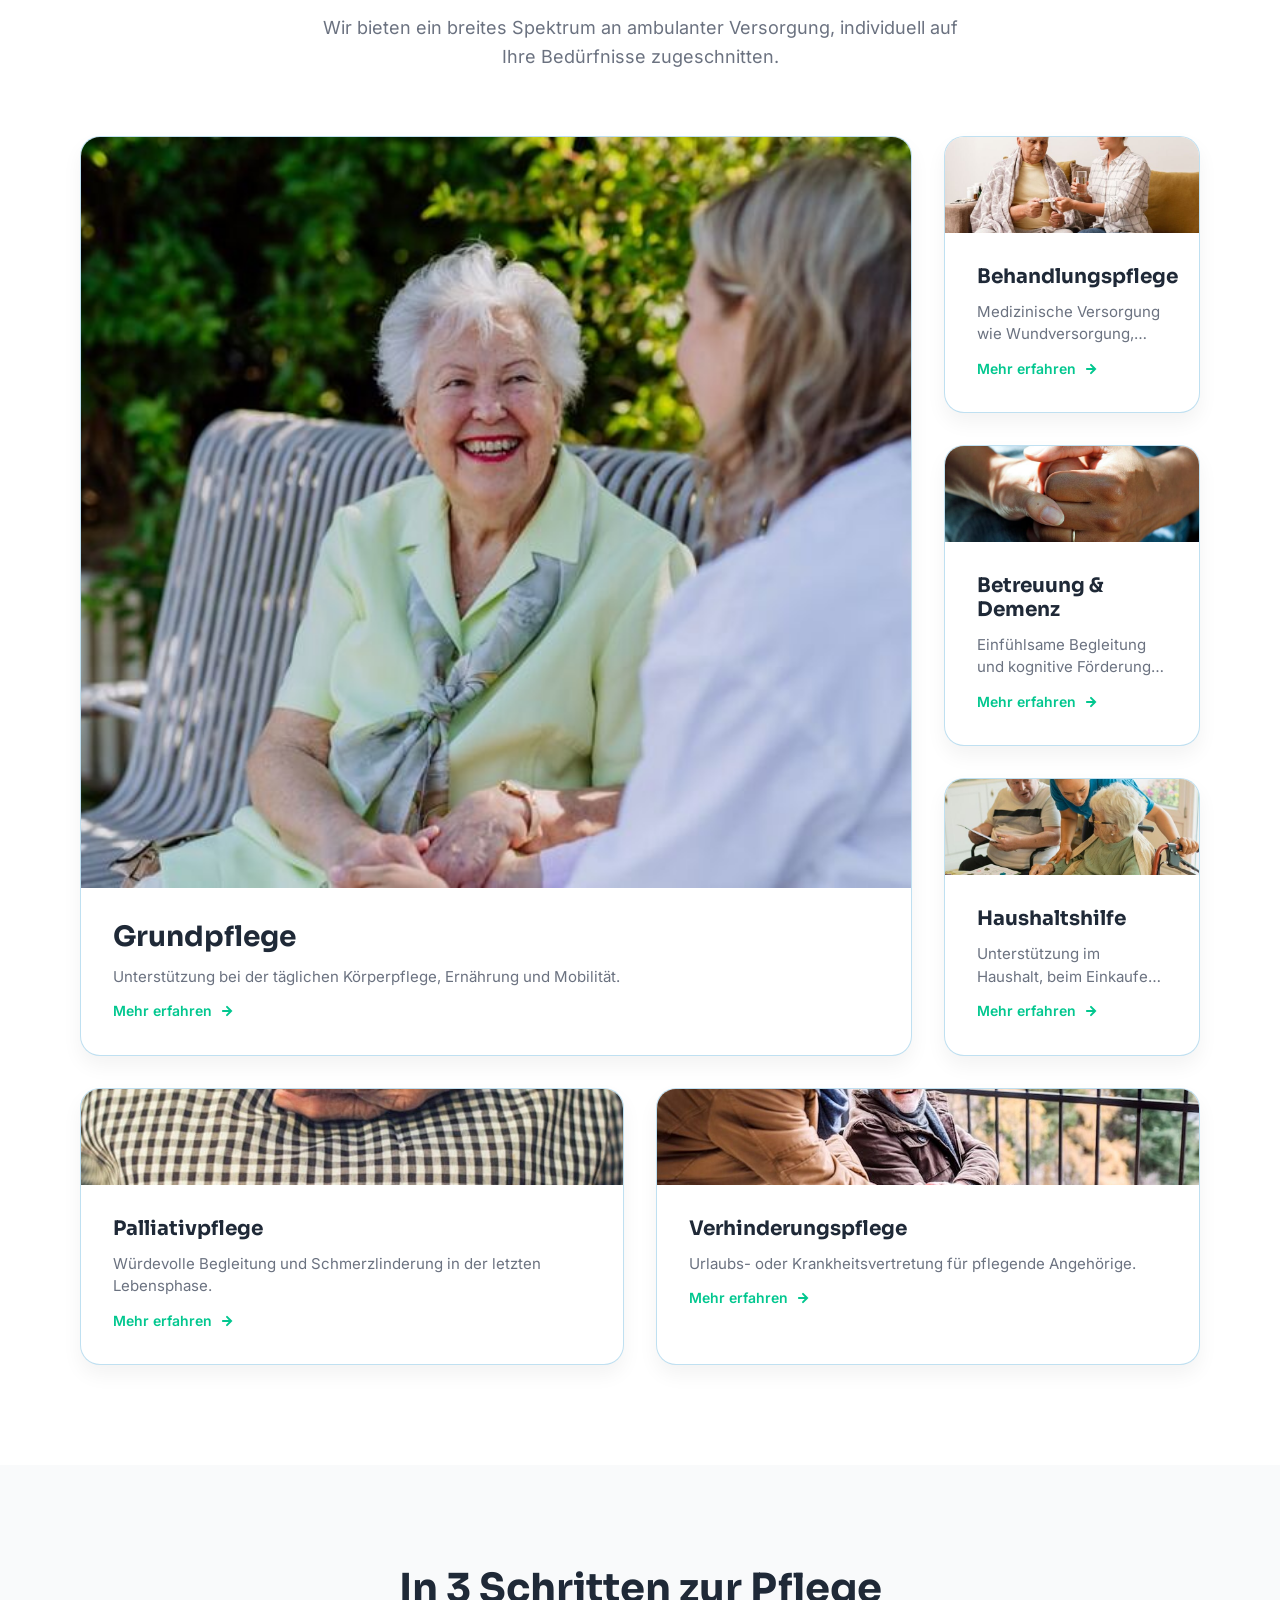
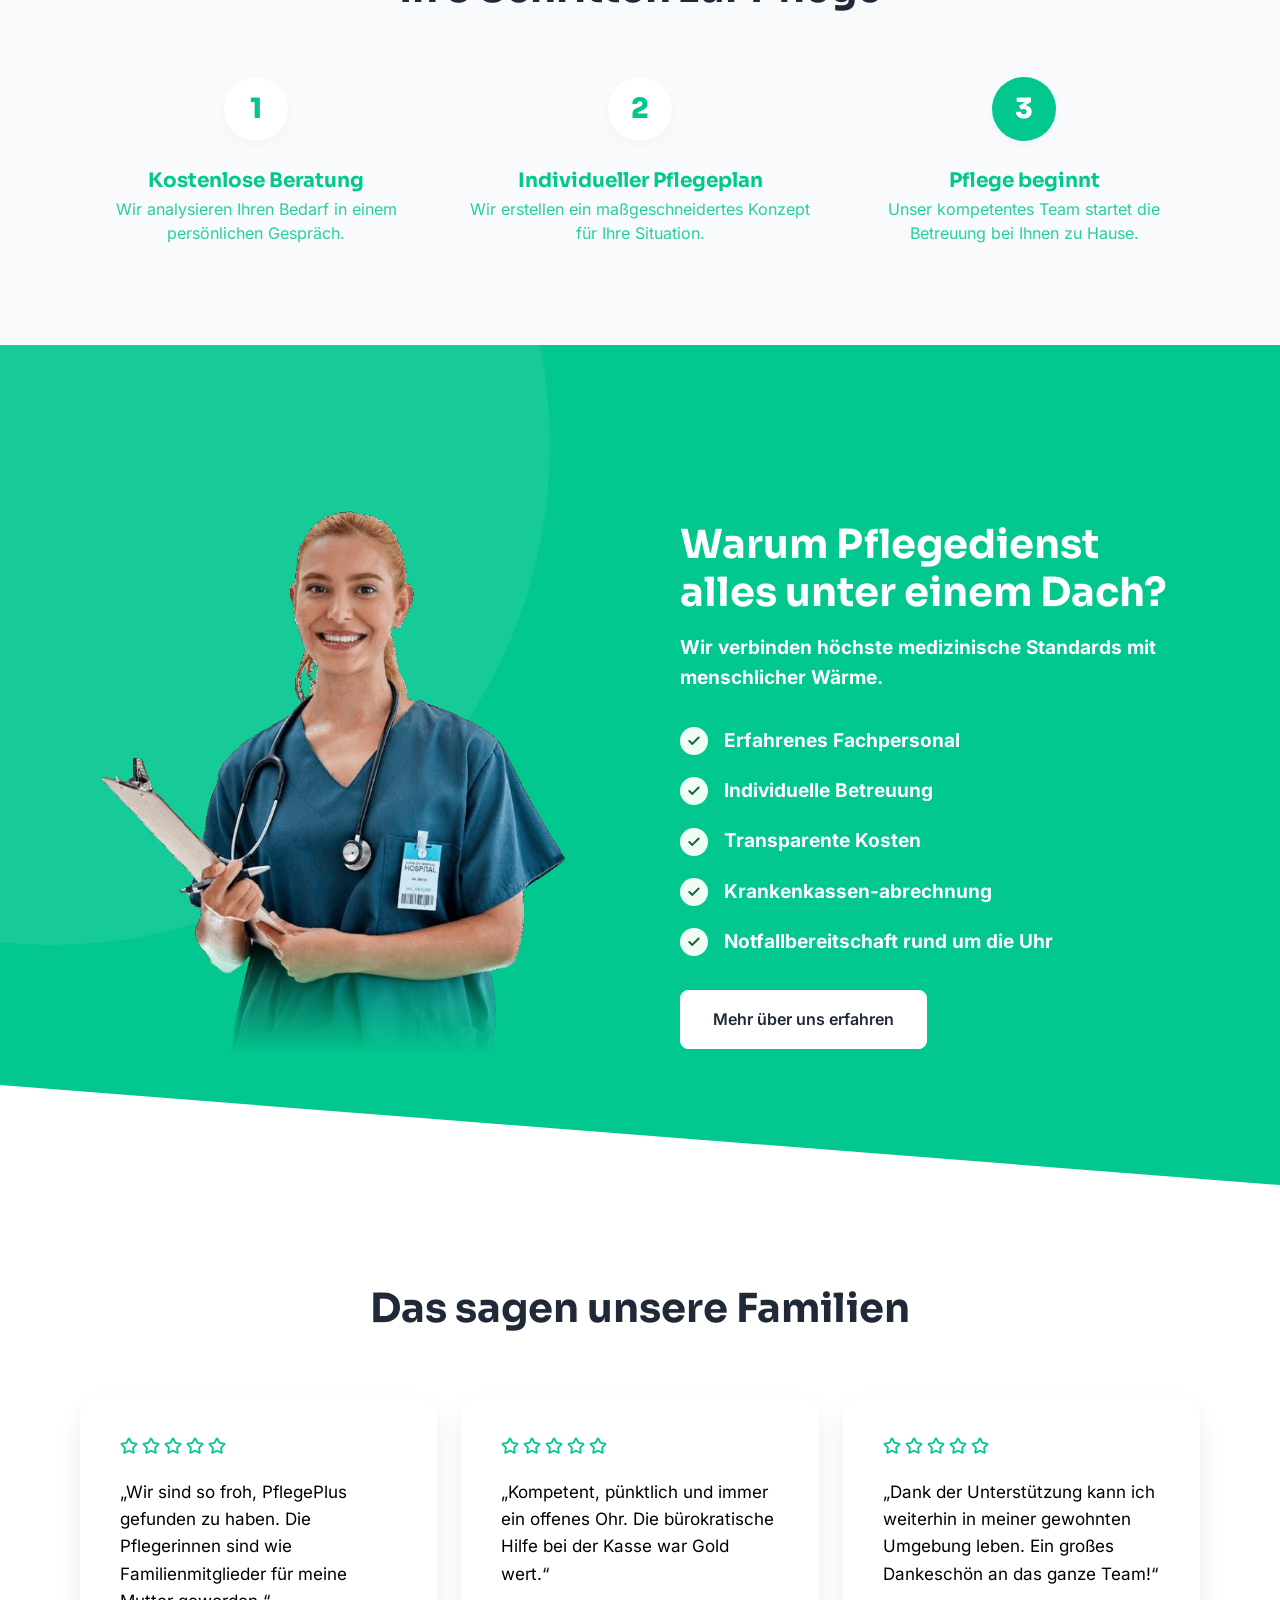
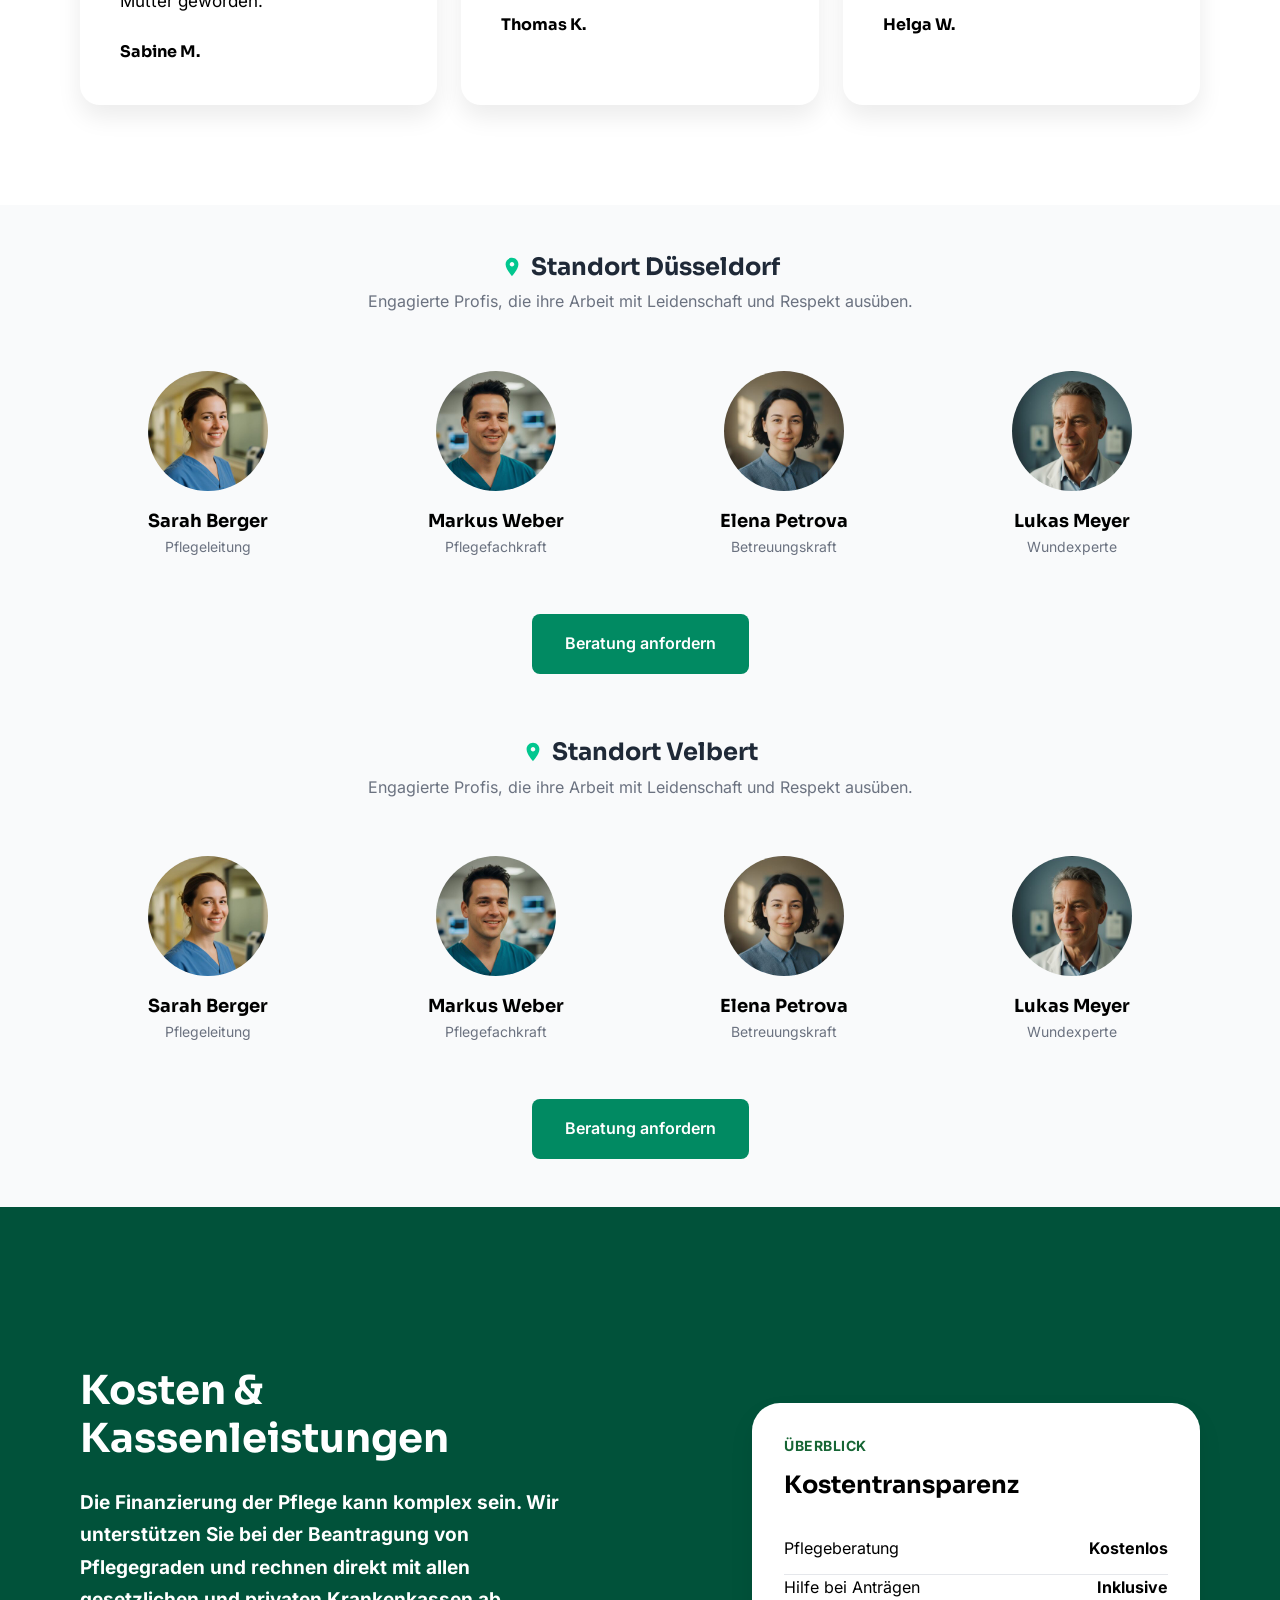
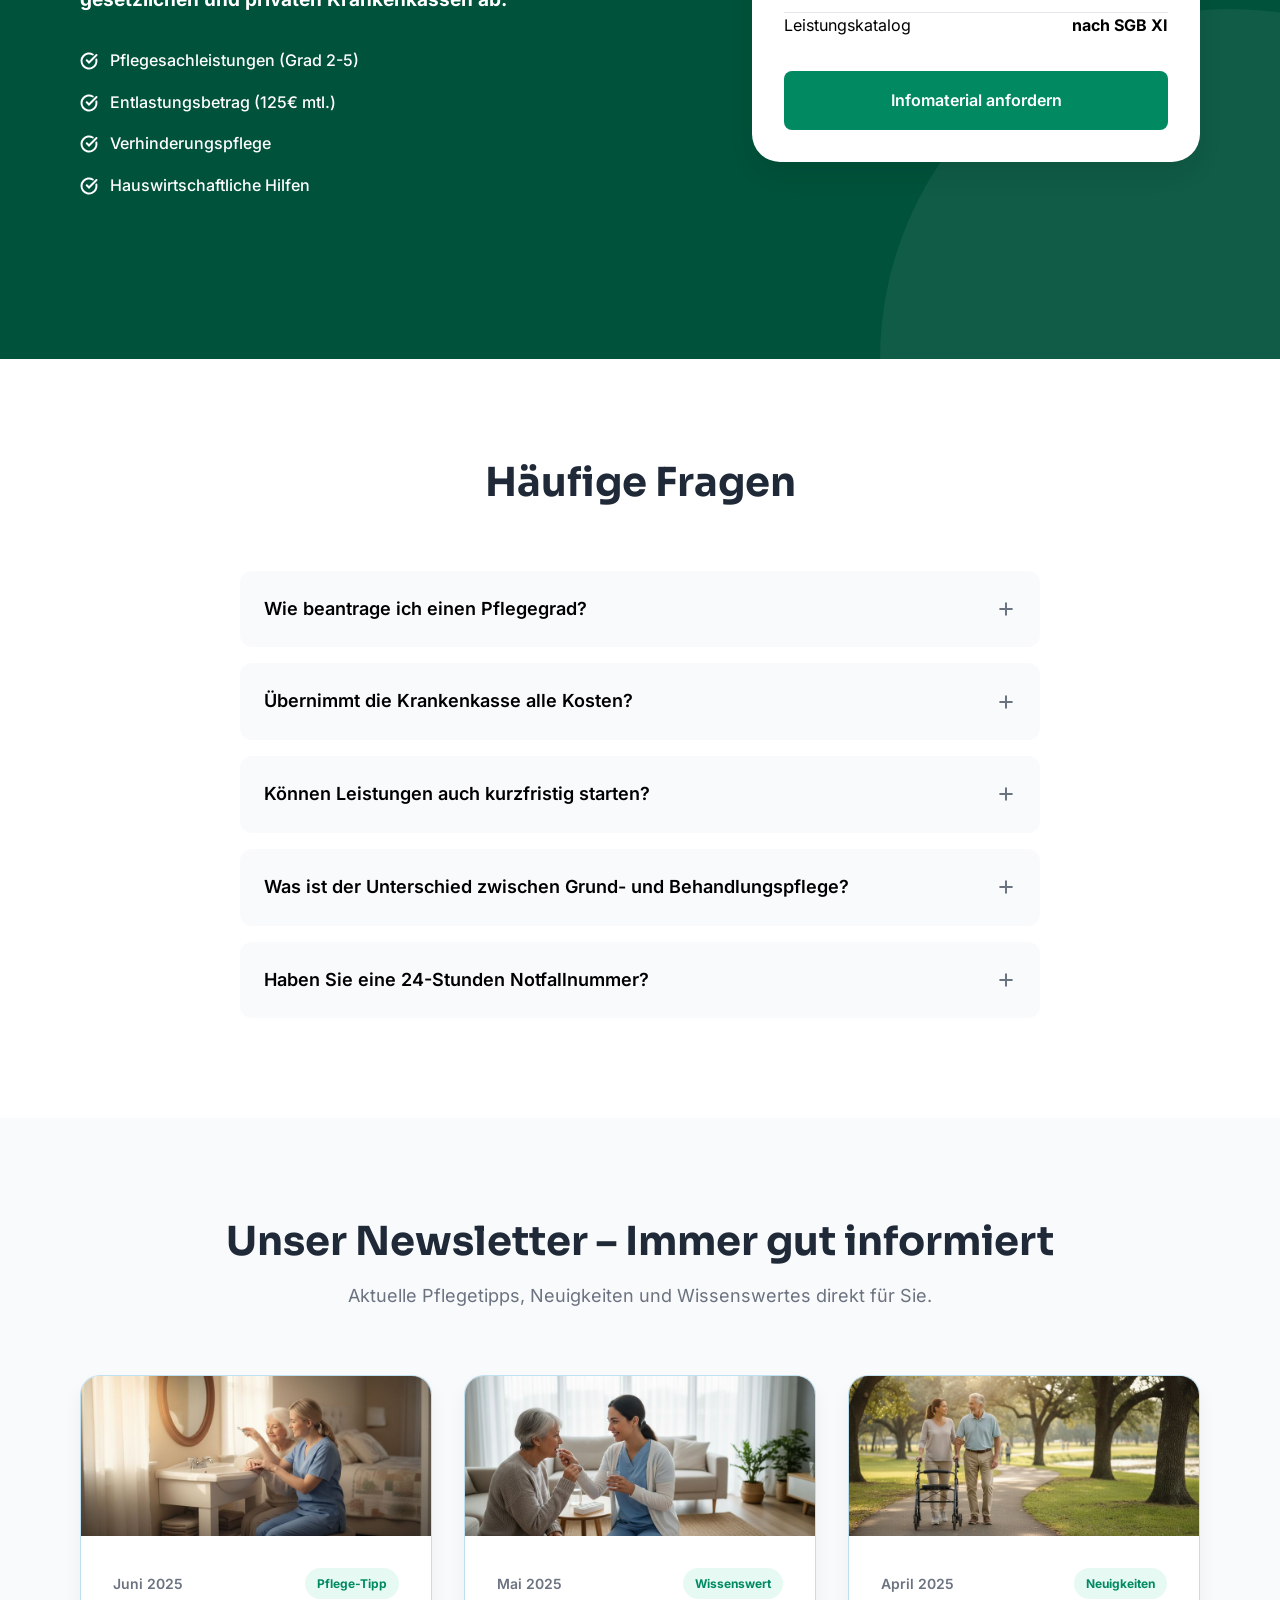
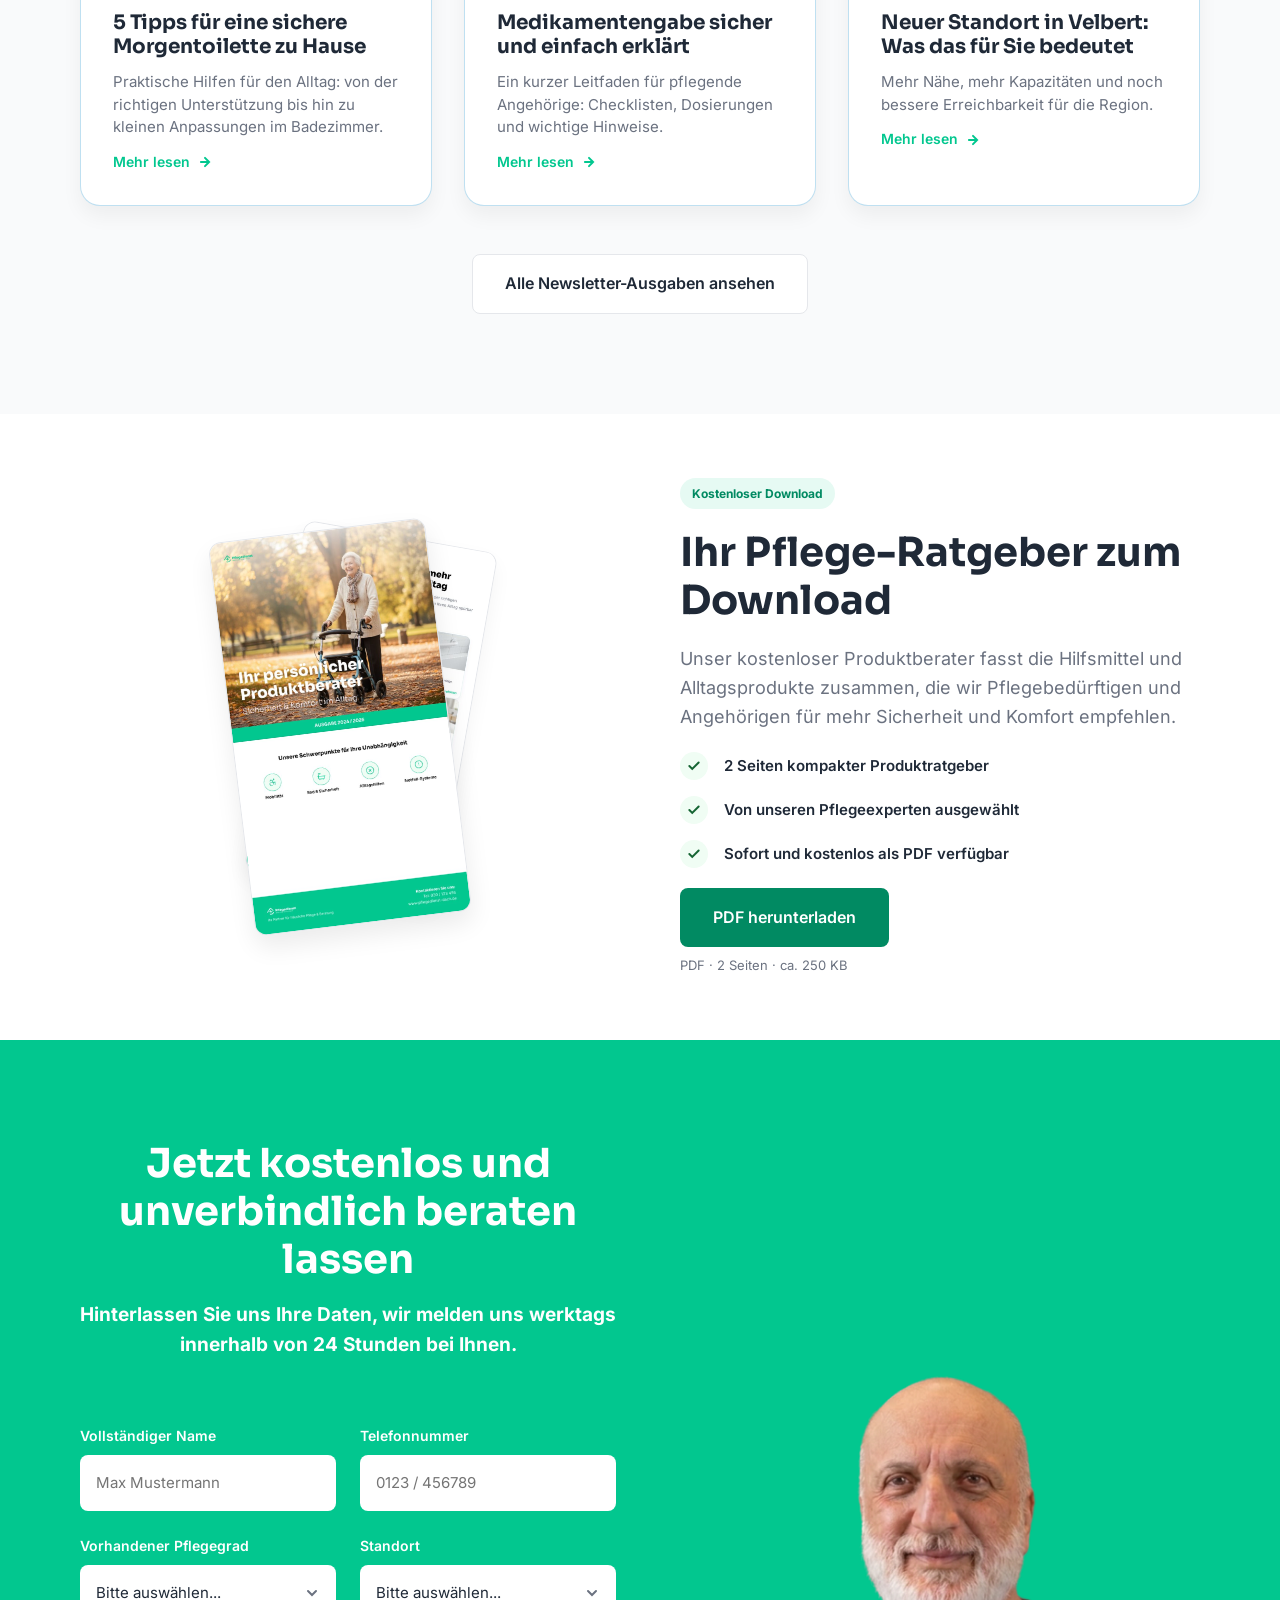
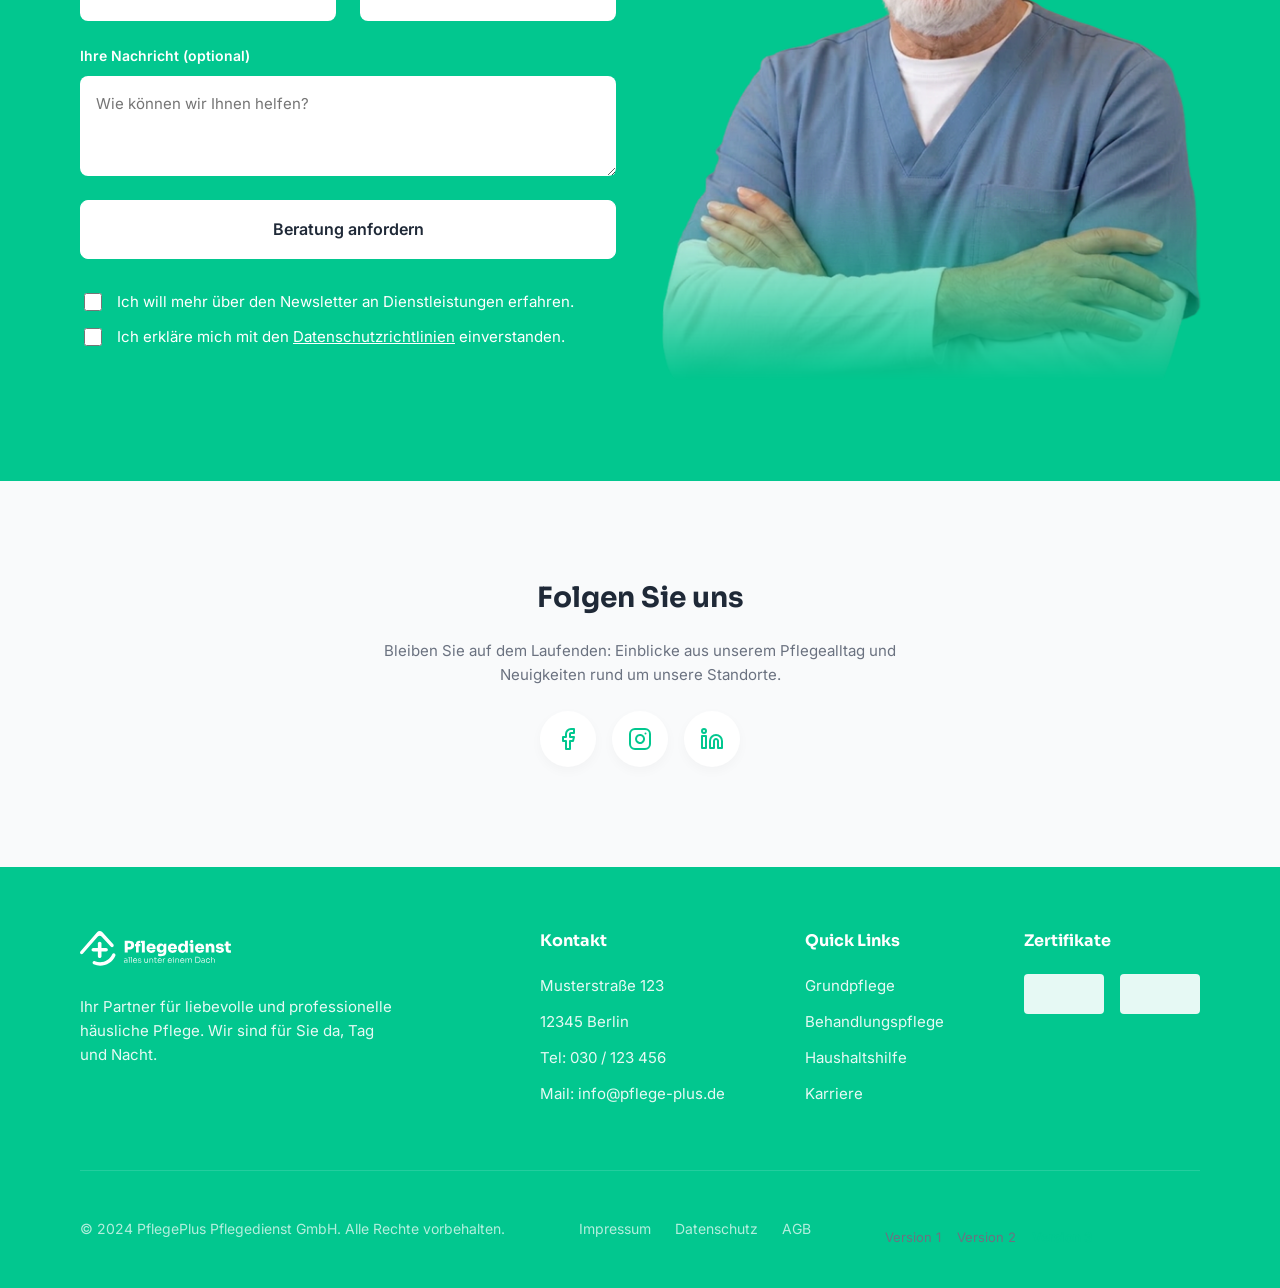
<file: v3/index.html>
<!DOCTYPE html>
<html lang="de" data-theme="teal">
<head>
<meta charset="UTF-8" />
<meta name="viewport" content="width=device-width, initial-scale=1.0" />
<title>Pflegedienst alles unter einem Dach: Der Pflegedienst, der da ist, wenn Sie es nicht sein können.</title>
<meta name="description" content="Ambulante Pflege in Düsseldorf &amp; Velbert: Grundpflege, Behandlungspflege, Haushaltshilfe u.v.m., zuverlässig, einfühlsam, nah. Jetzt kostenlos beraten lassen." />
<link rel="canonical" href="https://www.PLATZHALTER-DOMAIN.de/v3/" />

<link rel="icon" href="../favicon.ico" sizes="any" />
<link rel="icon" href="../favicon.svg" type="image/svg+xml" />
<link rel="icon" href="../assets/icons/favicon-32.png" type="image/png" sizes="32x32" />
<link rel="apple-touch-icon" href="../assets/icons/apple-touch-icon.png" />
<meta name="theme-color" content="#01523a" />

<meta property="og:type" content="website" />
<meta property="og:site_name" content="Pflegedienst alles unter einem Dach" />
<meta property="og:title" content="Pflegedienst alles unter einem Dach: Der Pflegedienst, der da ist, wenn Sie es nicht sein können." />
<meta property="og:description" content="Ambulante Pflege in Düsseldorf &amp; Velbert: Grundpflege, Behandlungspflege, Haushaltshilfe u.v.m., zuverlässig, einfühlsam, nah." />
<meta property="og:image" content="https://www.PLATZHALTER-DOMAIN.de/assets/images/hero-visual.jpg" />
<meta property="og:locale" content="de_DE" />
<meta name="twitter:card" content="summary_large_image" />

<link rel="preload" href="../fonts/sora-800.woff2" as="font" type="font/woff2" crossorigin />
<link rel="preload" href="../fonts/inter-400.woff2" as="font" type="font/woff2" crossorigin />

<link rel="stylesheet" href="css/tokens.css" />
<link rel="stylesheet" href="../css/fonts.css" />
<link rel="stylesheet" href="../css/base.css" />
<link rel="stylesheet" href="../css/components.css" />
<link rel="stylesheet" href="../css/layout.css" />
<link rel="stylesheet" href="css/overrides.css" />

<script type="application/ld+json">
{
  "@context": "https://schema.org",
  "@graph": [
    {
      "@type": "MedicalBusiness",
      "name": "Pflegedienst alles unter einem Dach, Düsseldorf",
      "image": "https://www.PLATZHALTER-DOMAIN.de/assets/images/hero-visual.jpg",
      "telephone": "PLATZHALTER-TELEFON",
      "areaServed": "Düsseldorf",
      "address": {
        "@type": "PostalAddress",
        "addressLocality": "Düsseldorf",
        "addressCountry": "DE"
      }
    },
    {
      "@type": "MedicalBusiness",
      "name": "Pflegedienst alles unter einem Dach, Velbert",
      "image": "https://www.PLATZHALTER-DOMAIN.de/assets/images/hero-visual.jpg",
      "telephone": "PLATZHALTER-TELEFON",
      "areaServed": "Velbert",
      "address": {
        "@type": "PostalAddress",
        "addressLocality": "Velbert",
        "addressCountry": "DE"
      }
    }
  ]
}
</script>
</head>
<body>

<!-- ============================== HEADER ============================== -->
<header class="site-header">
  <div class="container">
    <a href="#top" class="logo" aria-label="Pflegedienst alles unter einem Dach: Startseite">
      <img class="logo__full" src="assets/logo/logo.svg" alt="Pflegedienst alles unter einem Dach" width="900" height="236" />
    </a>

    <nav class="nav-desktop" aria-label="Hauptnavigation">
      <ul class="nav-desktop__links">
        <li><a href="#services">Leistungen</a></li>
        <li><a href="#warum-uns">Über uns</a></li>
        <li><a href="#team">Referenzen</a></li>
        <li><a href="#kontakt">Kontakt</a></li>
      </ul>
      <a href="#kontakt" class="btn btn--primary">Kostenlos beraten lassen</a>
    </nav>

    <button class="nav-toggle" aria-label="Menü öffnen" aria-expanded="false" aria-controls="nav-mobile">
      <span></span><span></span><span></span>
    </button>
  </div>

  <nav id="nav-mobile" class="nav-mobile" aria-label="Mobile Navigation">
    <ul class="nav-mobile__links">
      <li><a href="#services">Leistungen</a></li>
      <li><a href="#warum-uns">Über uns</a></li>
      <li><a href="#team">Referenzen</a></li>
      <li><a href="#kontakt">Kontakt</a></li>
    </ul>
    <a href="#kontakt" class="btn btn--primary btn--block">Kostenlos beraten lassen</a>
  </nav>
</header>

<main id="top">

  <!-- ============================== HERO ============================== -->
  <section class="hero hero-v3">
    <div class="mesh-bg" aria-hidden="true"></div>
    <div class="hero-v3__bleed">
      <video class="hero-v3__bleed-video" width="1280" height="720" poster="../assets/images/hero-visual-poster.jpg" autoplay muted loop playsinline preload="auto" aria-label="Pflegefachkraft im warmherzigen Gespräch mit einem Bewohner im Rollstuhl">
        <source src="../assets/video/hero-video.mp4" type="video/mp4" />
      </video>
      <div class="hero-v3__bleed-tint" aria-hidden="true"></div>
    </div>
    <div class="container">
      <div class="hero-v3__inner">
        <div class="hero-v3__heading-group">
          <p class="eyebrow">Ambulante Pflege in Düsseldorf &amp; Velbert</p>
          <h1 class="hero__title">Der Pflegedienst, der da ist, <em>wenn Sie es nicht sein können.</em></h1>
          <p class="hero__lede">Ambulante Pflegedienste mit Herz und Kompetenz, zuverlässig, einfühlsam und nah. Wir unterstützen Sie da, wo es am schönsten ist: zu Hause.</p>
          <div class="hero__actions">
            <a href="#kontakt" class="btn btn--primary">Jetzt Beratung anfordern</a>
            <a href="#services" class="btn btn--secondary">Leistungen entdecken</a>
          </div>
          <div class="hero__locations">
            <div class="location">
              <div class="location__icon"><img src="assets/icons/map-pin.svg" alt="" /></div>
              <div>
                <p class="location__name">Düsseldorf</p>
                <p class="location__label">Standort</p>
              </div>
            </div>
            <div class="location">
              <div class="location__icon"><img src="assets/icons/map-pin.svg" alt="" /></div>
              <div>
                <p class="location__name">Velbert</p>
                <p class="location__label">Standort</p>
              </div>
            </div>
          </div>
        </div>
      </div>
    </div>
  </section>

  <!-- ============================== TRUST STATEMENT ============================== -->
  <section class="trust-bar trust-bar-v3" aria-label="Vertrauenswerte">
    <div class="container">
      <p class="trust-v3__line">
        <span class="trust-v3__item trust-v3__item--lg">15+ Jahre Erfahrung</span>
        <span class="trust-v3__sep" aria-hidden="true">&middot;</span>
        <span class="trust-v3__item">über 500 betreute Familien vertrauen uns</span>
        <span class="trust-v3__sep" aria-hidden="true">&middot;</span>
        <span class="trust-v3__item trust-v3__item--accent">TÜV-zertifiziert</span>
        <span class="trust-v3__sep" aria-hidden="true">&middot;</span>
        <span class="trust-v3__item">rund um die Uhr erreichbar, 24/7</span>
      </p>
    </div>
  </section>

  <!-- ============================== SERVICES ============================== -->
  <section id="services" class="section-v3-diagonal section-v3-diagonal--top">
    <div class="container">
      <div class="section-head">
        <h2 class="section-title">Unsere Pflegeleistungen</h2>
        <p class="section-intro">Wir bieten ein breites Spektrum an ambulanter Versorgung, individuell auf Ihre Bedürfnisse zugeschnitten.</p>
      </div>
      <div class="services-grid bento-grid">
        <article class="card card-v3 reveal">
          <img class="card__image" src="../assets/images/service-grundpflege.jpg" width="800" height="533" loading="lazy" decoding="async" alt="Pflegekraft unterstützt eine Seniorin bei der Grundpflege" />
          <div class="card__body">
            <h3 class="card__title">Grundpflege</h3>
            <p class="card__text">Unterstützung bei der täglichen Körperpflege, Ernährung und Mobilität.</p>
            <a href="#kontakt" class="card__link">Mehr erfahren <img src="assets/icons/arrow-right.svg" alt="" /></a>
          </div>
        </article>
        <article class="card card-v3 reveal">
          <img class="card__image" src="../assets/images/service-behandlungspflege.jpg" width="800" height="533" loading="lazy" decoding="async" alt="Medizinische Behandlungspflege durch Fachpersonal" />
          <div class="card__body">
            <h3 class="card__title">Behandlungspflege</h3>
            <p class="card__text">Medizinische Versorgung wie Wundversorgung, Injektionen und Medikamentengabe.</p>
            <a href="#kontakt" class="card__link">Mehr erfahren <img src="assets/icons/arrow-right.svg" alt="" /></a>
          </div>
        </article>
        <article class="card card-v3 reveal">
          <img class="card__image" src="../assets/images/service-betreuung-demenz.jpg" width="800" height="533" loading="lazy" decoding="async" alt="Einfühlsame Betreuung eines Menschen mit Demenz" />
          <div class="card__body">
            <h3 class="card__title">Betreuung &amp; Demenz</h3>
            <p class="card__text">Einfühlsame Begleitung und kognitive Förderung für Menschen mit Demenz.</p>
            <a href="#kontakt" class="card__link">Mehr erfahren <img src="assets/icons/arrow-right.svg" alt="" /></a>
          </div>
        </article>
        <article class="card card-v3 reveal">
          <img class="card__image" src="../assets/images/service-haushaltshilfe.jpg" width="800" height="566" loading="lazy" decoding="async" alt="Haushaltshilfe unterstützt beim Einkaufen" />
          <div class="card__body">
            <h3 class="card__title">Haushaltshilfe</h3>
            <p class="card__text">Unterstützung im Haushalt, beim Einkaufen und bei der Wohnungsreinigung.</p>
            <a href="#kontakt" class="card__link">Mehr erfahren <img src="assets/icons/arrow-right.svg" alt="" /></a>
          </div>
        </article>
        <article class="card card-v3 reveal">
          <img class="card__image" src="../assets/images/service-palliativpflege.jpg" width="800" height="533" loading="lazy" decoding="async" alt="Würdevolle Palliativpflege in vertrauter Umgebung" />
          <div class="card__body">
            <h3 class="card__title">Palliativpflege</h3>
            <p class="card__text">Würdevolle Begleitung und Schmerzlinderung in der letzten Lebensphase.</p>
            <a href="#kontakt" class="card__link">Mehr erfahren <img src="assets/icons/arrow-right.svg" alt="" /></a>
          </div>
        </article>
        <article class="card card-v3 reveal">
          <img class="card__image" src="../assets/images/service-verhinderungspflege.jpg" width="800" height="533" loading="lazy" decoding="async" alt="Verhinderungspflege als Vertretung für pflegende Angehörige" />
          <div class="card__body">
            <h3 class="card__title">Verhinderungspflege</h3>
            <p class="card__text">Urlaubs- oder Krankheitsvertretung für pflegende Angehörige.</p>
            <a href="#kontakt" class="card__link">Mehr erfahren <img src="assets/icons/arrow-right.svg" alt="" /></a>
          </div>
        </article>
      </div>
    </div>
  </section>

  <!-- ============================== HOW IT WORKS ============================== -->
  <section class="section--subtle">
    <div class="container">
      <div class="section-head">
        <h2 class="section-title">In 3 Schritten zur Pflege</h2>
      </div>
      <div class="steps-grid">
        <div class="step reveal">
          <div class="step__number">1</div>
          <div>
            <p class="step__title">Kostenlose Beratung</p>
            <p class="step__text">Wir analysieren Ihren Bedarf in einem persönlichen Gespräch.</p>
          </div>
        </div>
        <div class="step reveal">
          <div class="step__number">2</div>
          <div>
            <p class="step__title">Individueller Pflegeplan</p>
            <p class="step__text">Wir erstellen ein maßgeschneidertes Konzept für Ihre Situation.</p>
          </div>
        </div>
        <div class="step step--active reveal">
          <div class="step__number">3</div>
          <div>
            <p class="step__title">Pflege beginnt</p>
            <p class="step__text">Unser kompetentes Team startet die Betreuung bei Ihnen zu Hause.</p>
          </div>
        </div>
      </div>
    </div>
  </section>

  <!-- ============================== WHY US ============================== -->
  <section id="warum-uns" class="why-us section--brand section-v3-diagonal section-v3-diagonal--bottom">
    <div class="decor-blob" style="width:1000px;height:1000px;top:-400px;left:-450px;"></div>
    <div class="container">
      <div class="why-us__visual">
        <img src="../assets/images/why-us-nursing.png" width="700" height="776" loading="lazy" decoding="async" alt="Pflegefachkraft mit Klemmbrett und Stethoskop" />
      </div>
      <div class="why-us__content">
        <div class="why-us__heading">
          <h2>Warum Pflegedienst alles unter einem Dach?</h2>
          <p>Wir verbinden höchste medizinische Standards mit menschlicher Wärme.</p>
        </div>
        <div class="check-list">
          <div class="check-item">
            <div class="check-item__icon"><img src="assets/icons/check.svg" alt="" /></div>
            <p class="check-item__text">Erfahrenes Fachpersonal</p>
          </div>
          <div class="check-item">
            <div class="check-item__icon"><img src="assets/icons/check.svg" alt="" /></div>
            <p class="check-item__text">Individuelle Betreuung</p>
          </div>
          <div class="check-item">
            <div class="check-item__icon"><img src="assets/icons/check.svg" alt="" /></div>
            <p class="check-item__text">Transparente Kosten</p>
          </div>
          <div class="check-item">
            <div class="check-item__icon"><img src="assets/icons/check.svg" alt="" /></div>
            <p class="check-item__text">Krankenkassen-abrechnung</p>
          </div>
          <div class="check-item">
            <div class="check-item__icon"><img src="assets/icons/check.svg" alt="" /></div>
            <p class="check-item__text">Notfallbereitschaft rund um die Uhr</p>
          </div>
        </div>
        <a href="#team" class="btn btn--on-brand" style="align-self:flex-start;">Mehr über uns erfahren</a>
      </div>
    </div>
  </section>

  <!-- ============================== TESTIMONIALS ============================== -->
  <section>
    <div class="container">
      <div class="section-head">
        <h2 class="section-title">Das sagen unsere Familien</h2>
      </div>
      <div class="testimonials-grid">
        <div class="testimonial testimonial-v3 reveal">
          <div class="testimonial__stars" role="img" aria-label="Bewertung: 5 von 5 Sternen">
            <img src="assets/icons/star.svg" alt="" aria-hidden="true" /><img src="assets/icons/star.svg" alt="" aria-hidden="true" /><img src="assets/icons/star.svg" alt="" aria-hidden="true" /><img src="assets/icons/star.svg" alt="" aria-hidden="true" /><img src="assets/icons/star.svg" alt="" aria-hidden="true" />
          </div>
          <p class="testimonial__quote">„Wir sind so froh, PflegePlus gefunden zu haben. Die Pflegerinnen sind wie Familienmitglieder für meine Mutter geworden.“</p>
          <p class="testimonial__author">Sabine M.</p>
        </div>
        <div class="testimonial testimonial-v3 reveal">
          <div class="testimonial__stars" role="img" aria-label="Bewertung: 5 von 5 Sternen">
            <img src="assets/icons/star.svg" alt="" aria-hidden="true" /><img src="assets/icons/star.svg" alt="" aria-hidden="true" /><img src="assets/icons/star.svg" alt="" aria-hidden="true" /><img src="assets/icons/star.svg" alt="" aria-hidden="true" /><img src="assets/icons/star.svg" alt="" aria-hidden="true" />
          </div>
          <p class="testimonial__quote">„Kompetent, pünktlich und immer ein offenes Ohr. Die bürokratische Hilfe bei der Kasse war Gold wert.“</p>
          <p class="testimonial__author">Thomas K.</p>
        </div>
        <div class="testimonial testimonial-v3 reveal">
          <div class="testimonial__stars" role="img" aria-label="Bewertung: 5 von 5 Sternen">
            <img src="assets/icons/star.svg" alt="" aria-hidden="true" /><img src="assets/icons/star.svg" alt="" aria-hidden="true" /><img src="assets/icons/star.svg" alt="" aria-hidden="true" /><img src="assets/icons/star.svg" alt="" aria-hidden="true" /><img src="assets/icons/star.svg" alt="" aria-hidden="true" />
          </div>
          <p class="testimonial__quote">„Dank der Unterstützung kann ich weiterhin in meiner gewohnten Umgebung leben. Ein großes Dankeschön an das ganze Team!“</p>
          <p class="testimonial__author">Helga W.</p>
        </div>
      </div>
    </div>
  </section>

  <!-- ============================== TEAM ============================== -->
  <section id="team" class="section--subtle">
    <div class="container">
      <div class="team-location">
        <div class="team-location__head">
          <h3><img src="assets/icons/map-pin.svg" alt="" />Standort Düsseldorf</h3>
          <p>Engagierte Profis, die ihre Arbeit mit Leidenschaft und Respekt ausüben.</p>
        </div>
        <div class="team-grid">
          <div class="team-member team-member-v3 reveal">
            <img class="team-member__photo" src="../assets/images/team-sarah-berger.jpg" width="400" height="400" loading="lazy" decoding="async" alt="Sarah Berger" />
            <div><p class="team-member__name">Sarah Berger</p><p class="team-member__role">Pflegeleitung</p></div>
          </div>
          <div class="team-member team-member-v3 reveal">
            <img class="team-member__photo" src="../assets/images/team-markus-weber.jpg" width="400" height="400" loading="lazy" decoding="async" alt="Markus Weber" />
            <div><p class="team-member__name">Markus Weber</p><p class="team-member__role">Pflegefachkraft</p></div>
          </div>
          <div class="team-member team-member-v3 reveal">
            <img class="team-member__photo" src="../assets/images/team-elena-petrova.jpg" width="400" height="400" loading="lazy" decoding="async" alt="Elena Petrova" />
            <div><p class="team-member__name">Elena Petrova</p><p class="team-member__role">Betreuungskraft</p></div>
          </div>
          <div class="team-member team-member-v3 reveal">
            <img class="team-member__photo" src="../assets/images/team-lukas-meyer.jpg" width="400" height="400" loading="lazy" decoding="async" alt="Lukas Meyer" />
            <div><p class="team-member__name">Lukas Meyer</p><p class="team-member__role">Wundexperte</p></div>
          </div>
        </div>
        <div class="team-location__cta">
          <a href="#kontakt" class="btn btn--primary">Beratung anfordern</a>
        </div>
      </div>

      <div class="team-location">
        <div class="team-location__head">
          <h3><img src="assets/icons/map-pin.svg" alt="" />Standort Velbert</h3>
          <p>Engagierte Profis, die ihre Arbeit mit Leidenschaft und Respekt ausüben.</p>
        </div>
        <div class="team-grid">
          <div class="team-member team-member-v3 reveal">
            <img class="team-member__photo" src="../assets/images/team-sarah-berger.jpg" width="400" height="400" loading="lazy" decoding="async" alt="Sarah Berger" />
            <div><p class="team-member__name">Sarah Berger</p><p class="team-member__role">Pflegeleitung</p></div>
          </div>
          <div class="team-member team-member-v3 reveal">
            <img class="team-member__photo" src="../assets/images/team-markus-weber.jpg" width="400" height="400" loading="lazy" decoding="async" alt="Markus Weber" />
            <div><p class="team-member__name">Markus Weber</p><p class="team-member__role">Pflegefachkraft</p></div>
          </div>
          <div class="team-member team-member-v3 reveal">
            <img class="team-member__photo" src="../assets/images/team-elena-petrova.jpg" width="400" height="400" loading="lazy" decoding="async" alt="Elena Petrova" />
            <div><p class="team-member__name">Elena Petrova</p><p class="team-member__role">Betreuungskraft</p></div>
          </div>
          <div class="team-member team-member-v3 reveal">
            <img class="team-member__photo" src="../assets/images/team-lukas-meyer.jpg" width="400" height="400" loading="lazy" decoding="async" alt="Lukas Meyer" />
            <div><p class="team-member__name">Lukas Meyer</p><p class="team-member__role">Wundexperte</p></div>
          </div>
        </div>
        <div class="team-location__cta">
          <a href="#kontakt" class="btn btn--primary">Beratung anfordern</a>
        </div>
      </div>
    </div>
  </section>

  <!-- ============================== COSTS ============================== -->
  <section class="costs section--dark">
    <div class="decor-blob" style="width:700px;height:700px;bottom:-350px;right:-300px;"></div>
    <div class="container">
      <div class="costs__content">
        <h2 class="costs__title">Kosten &amp; Kassenleistungen</h2>
        <p class="costs__text">Die Finanzierung der Pflege kann komplex sein. Wir unterstützen Sie bei der Beantragung von Pflegegraden und rechnen direkt mit allen gesetzlichen und privaten Krankenkassen ab.</p>
        <div class="costs__list">
          <div class="check-circle-item"><img src="assets/icons/check-circle.svg" alt="" /><span>Pflegesachleistungen (Grad 2-5)</span></div>
          <div class="check-circle-item"><img src="assets/icons/check-circle.svg" alt="" /><span>Entlastungsbetrag (125€ mtl.)</span></div>
          <div class="check-circle-item"><img src="assets/icons/check-circle.svg" alt="" /><span>Verhinderungspflege</span></div>
          <div class="check-circle-item"><img src="assets/icons/check-circle.svg" alt="" /><span>Hauswirtschaftliche Hilfen</span></div>
        </div>
      </div>
      <div class="overview-card">
        <div>
          <p class="overview-card__eyebrow">Überblick</p>
          <p class="overview-card__title">Kostentransparenz</p>
        </div>
        <div>
          <div class="overview-card__row"><span>Pflegeberatung</span><span>Kostenlos</span></div>
          <div class="overview-card__row"><span>Hilfe bei Anträgen</span><span>Inklusive</span></div>
          <div class="overview-card__row"><span>Leistungskatalog</span><span>nach SGB XI</span></div>
        </div>
        <a href="#kontakt" class="btn btn--primary btn--block">Infomaterial anfordern</a>
      </div>
    </div>
  </section>

  <!-- ============================== FAQ ============================== -->
  <section>
    <div class="container">
      <div class="section-head">
        <h2 class="section-title">Häufige Fragen</h2>
      </div>
      <div class="accordion">
        <div class="accordion-item">
          <button class="accordion-trigger" aria-expanded="false" aria-controls="faq-panel-1" id="faq-trigger-1">
            <span>Wie beantrage ich einen Pflegegrad?</span>
            <img class="accordion-trigger__icon" src="assets/icons/plus.svg" alt="" aria-hidden="true" />
          </button>
          <div class="accordion-panel" id="faq-panel-1" role="region" aria-labelledby="faq-trigger-1"><div class="accordion-panel__inner">
            <p>Wir unterstützen Sie kostenlos bei der Antragstellung: Sie stellen den Antrag formlos bei Ihrer Pflegekasse, anschließend erfolgt eine Begutachtung durch den Medizinischen Dienst. Wir begleiten Sie durch den gesamten Prozess und helfen bei allen erforderlichen Unterlagen.</p>
          </div></div>
        </div>
        <div class="accordion-item">
          <button class="accordion-trigger" aria-expanded="false" aria-controls="faq-panel-2" id="faq-trigger-2">
            <span>Übernimmt die Krankenkasse alle Kosten?</span>
            <img class="accordion-trigger__icon" src="assets/icons/plus.svg" alt="" aria-hidden="true" />
          </button>
          <div class="accordion-panel" id="faq-panel-2" role="region" aria-labelledby="faq-trigger-2"><div class="accordion-panel__inner">
            <p>Je nach Pflegegrad übernimmt die Pflegekasse Pflegesachleistungen, den Entlastungsbetrag sowie weitere Leistungen. Wir rechnen direkt mit Ihrer Kasse ab und informieren Sie transparent über eventuelle Eigenanteile.</p>
          </div></div>
        </div>
        <div class="accordion-item">
          <button class="accordion-trigger" aria-expanded="false" aria-controls="faq-panel-3" id="faq-trigger-3">
            <span>Können Leistungen auch kurzfristig starten?</span>
            <img class="accordion-trigger__icon" src="assets/icons/plus.svg" alt="" aria-hidden="true" />
          </button>
          <div class="accordion-panel" id="faq-panel-3" role="region" aria-labelledby="faq-trigger-3"><div class="accordion-panel__inner">
            <p>Ja, in dringenden Fällen können wir die Versorgung häufig innerhalb weniger Tage beginnen. Kontaktieren Sie uns einfach. Wir prüfen gemeinsam mit Ihnen die schnellstmögliche Umsetzung.</p>
          </div></div>
        </div>
        <div class="accordion-item">
          <button class="accordion-trigger" aria-expanded="false" aria-controls="faq-panel-4" id="faq-trigger-4">
            <span>Was ist der Unterschied zwischen Grund- und Behandlungspflege?</span>
            <img class="accordion-trigger__icon" src="assets/icons/plus.svg" alt="" aria-hidden="true" />
          </button>
          <div class="accordion-panel" id="faq-panel-4" role="region" aria-labelledby="faq-trigger-4"><div class="accordion-panel__inner">
            <p>Grundpflege umfasst Unterstützung bei Körperpflege, Ernährung und Mobilität. Behandlungspflege beinhaltet medizinische Maßnahmen wie Wundversorgung, Medikamentengabe oder Injektionen, die von examiniertem Fachpersonal durchgeführt werden.</p>
          </div></div>
        </div>
        <div class="accordion-item">
          <button class="accordion-trigger" aria-expanded="false" aria-controls="faq-panel-5" id="faq-trigger-5">
            <span>Haben Sie eine 24-Stunden Notfallnummer?</span>
            <img class="accordion-trigger__icon" src="assets/icons/plus.svg" alt="" aria-hidden="true" />
          </button>
          <div class="accordion-panel" id="faq-panel-5" role="region" aria-labelledby="faq-trigger-5"><div class="accordion-panel__inner">
            <p>Ja, wir sind rund um die Uhr für Notfälle erreichbar. Unsere Notfallnummer finden Sie in Ihren Unterlagen sowie telefonisch über unsere Zentrale.</p>
          </div></div>
        </div>
      </div>
    </div>
  </section>

  <!-- ============================== NEWSLETTER ============================== -->
  <section class="section--subtle">
    <div class="container">
      <div class="section-head">
        <h2 class="section-title">Unser Newsletter – Immer gut informiert</h2>
        <p class="section-intro">Aktuelle Pflegetipps, Neuigkeiten und Wissenswertes direkt für Sie.</p>
      </div>
      <div class="newsletter-grid">
        <article class="card card-v3 reveal">
          <img class="card__image" src="../assets/images/newsletter-juni.jpg" width="900" height="394" loading="lazy" decoding="async" alt="Sichere Morgentoilette zu Hause" />
          <div class="card__body">
            <div class="card__meta"><span class="card__meta-date">Juni 2025</span><span class="pill">Pflege-Tipp</span></div>
            <h3 class="card__title" style="font-size:1.25rem;">5 Tipps für eine sichere Morgentoilette zu Hause</h3>
            <p class="card__text">Praktische Hilfen für den Alltag: von der richtigen Unterstützung bis hin zu kleinen Anpassungen im Badezimmer.</p>
            <a href="#" class="card__link">Mehr lesen <img src="assets/icons/arrow-right.svg" alt="" /></a>
          </div>
        </article>
        <article class="card card-v3 reveal">
          <img class="card__image" src="../assets/images/newsletter-mai.jpg" width="900" height="394" loading="lazy" decoding="async" alt="Medikamentengabe sicher erklärt" />
          <div class="card__body">
            <div class="card__meta"><span class="card__meta-date">Mai 2025</span><span class="pill">Wissenswert</span></div>
            <h3 class="card__title" style="font-size:1.25rem;">Medikamentengabe sicher und einfach erklärt</h3>
            <p class="card__text">Ein kurzer Leitfaden für pflegende Angehörige: Checklisten, Dosierungen und wichtige Hinweise.</p>
            <a href="#" class="card__link">Mehr lesen <img src="assets/icons/arrow-right.svg" alt="" /></a>
          </div>
        </article>
        <article class="card card-v3 reveal">
          <img class="card__image" src="../assets/images/newsletter-april.jpg" width="900" height="394" loading="lazy" decoding="async" alt="Neuer Standort in Velbert" />
          <div class="card__body">
            <div class="card__meta"><span class="card__meta-date">April 2025</span><span class="pill">Neuigkeiten</span></div>
            <h3 class="card__title" style="font-size:1.25rem;">Neuer Standort in Velbert: Was das für Sie bedeutet</h3>
            <p class="card__text">Mehr Nähe, mehr Kapazitäten und noch bessere Erreichbarkeit für die Region.</p>
            <a href="#" class="card__link">Mehr lesen <img src="assets/icons/arrow-right.svg" alt="" /></a>
          </div>
        </article>
      </div>
      <div class="newsletter-cta">
        <a href="#" class="btn btn--secondary">Alle Newsletter-Ausgaben ansehen</a>
      </div>
    </div>
  </section>

  <!-- ============================== BROCHURE DOWNLOAD ============================== -->
  <section class="brochure">
    <div class="container">
      <div class="brochure__visual reveal">
        <div class="brochure__stack">
          <img class="brochure__page brochure__page--back" src="assets/images/Prospekt/seniorenprodukte-flyer.jpg" width="700" height="1274" loading="lazy" decoding="async" alt="" />
          <img class="brochure__page brochure__page--front" src="assets/images/Prospekt/deckblatt.jpg" width="700" height="1272" loading="lazy" decoding="async" alt="Titelseite des Prospekts: Ihr persönlicher Produktberater" />
        </div>
      </div>
      <div class="brochure__content reveal">
        <p class="pill">Kostenloser Download</p>
        <h2 class="section-title" style="text-align:left;">Ihr Pflege-Ratgeber zum Download</h2>
        <p class="section-intro" style="text-align:left;margin-inline:0;">Unser kostenloser Produktberater fasst die Hilfsmittel und Alltagsprodukte zusammen, die wir Pflegebedürftigen und Angehörigen für mehr Sicherheit und Komfort empfehlen.</p>
        <div class="brochure__highlights">
          <div class="brochure__highlight">
            <div class="brochure__highlight-icon"><img src="assets/icons/check.svg" alt="" /></div>
            <p>2 Seiten kompakter Produktratgeber</p>
          </div>
          <div class="brochure__highlight">
            <div class="brochure__highlight-icon"><img src="assets/icons/check.svg" alt="" /></div>
            <p>Von unseren Pflegeexperten ausgewählt</p>
          </div>
          <div class="brochure__highlight">
            <div class="brochure__highlight-icon"><img src="assets/icons/check.svg" alt="" /></div>
            <p>Sofort und kostenlos als PDF verfügbar</p>
          </div>
        </div>
        <div>
          <a href="assets/downloads/pflegeratgeber-prospekt.pdf" download class="btn btn--primary">PDF herunterladen</a>
          <p class="brochure__meta">PDF · 2 Seiten · ca. 250 KB</p>
        </div>
      </div>
    </div>
  </section>

  <!-- ============================== LEAD CAPTURE ============================== -->
  <section id="kontakt" class="section--brand">
    <div class="container">
      <div class="contact-layout">
        <div class="contact-layout__content">
          <div class="section-head section-head--inverse">
            <h2 class="section-title">Jetzt kostenlos und unverbindlich beraten lassen</h2>
            <p class="section-intro">Hinterlassen Sie uns Ihre Daten, wir melden uns werktags innerhalb von 24 Stunden bei Ihnen.</p>
          </div>
          <form class="lead-form" style="margin-inline: 0; max-width: none;">
        <div class="lead-form__grid">
          <div class="field">
            <label class="field__label" for="name">Vollständiger Name</label>
            <input class="field__input" type="text" id="name" name="name" placeholder="Max Mustermann" required />
          </div>
          <div class="field">
            <label class="field__label" for="phone">Telefonnummer</label>
            <input class="field__input" type="tel" id="phone" name="phone" placeholder="0123 / 456789" required />
          </div>
          <div class="field">
            <label class="field__label" for="pflegegrad">Vorhandener Pflegegrad</label>
            <select class="field__select" id="pflegegrad" name="pflegegrad">
              <option value="">Bitte auswählen...</option>
              <option value="kein">Kein Pflegegrad</option>
              <option value="1">Pflegegrad 1</option>
              <option value="2">Pflegegrad 2</option>
              <option value="3">Pflegegrad 3</option>
              <option value="4">Pflegegrad 4</option>
              <option value="5">Pflegegrad 5</option>
            </select>
          </div>
          <div class="field">
            <label class="field__label" for="standort">Standort</label>
            <select class="field__select" id="standort" name="standort" required>
              <option value="">Bitte auswählen...</option>
              <option value="duesseldorf">Düsseldorf</option>
              <option value="velbert">Velbert</option>
            </select>
          </div>
          <div class="field lead-form__message">
            <label class="field__label" for="message">Ihre Nachricht (optional)</label>
            <textarea class="field__textarea" id="message" name="message" placeholder="Wie können wir Ihnen helfen?"></textarea>
          </div>
          <div class="lead-form__submit">
            <button type="submit" class="btn btn--on-brand btn--block">Beratung anfordern</button>
          </div>
        </div>
        <div class="lead-form__consent">
          <div class="checkbox-row">
            <input type="checkbox" id="newsletter-optin" name="newsletter-optin" />
            <label for="newsletter-optin">Ich will mehr über den Newsletter an Dienstleistungen erfahren.</label>
          </div>
          <div class="checkbox-row">
            <input type="checkbox" id="privacy-optin" name="privacy-optin" required />
            <label for="privacy-optin">Ich erkläre mich mit den <a href="../datenschutz.html" style="text-decoration:underline;">Datenschutzrichtlinien</a> einverstanden.</label>
          </div>
        </div>
        <p class="lead-form__status" role="status" style="color:var(--color-text-inverse);font-weight:600;"></p>
      </form>
        </div>
        <div class="contact-layout__image">
          <img src="../assets/images/yashar.png" alt="Yashar" class="yashar-image" />
        </div>
      </div>
    </div>
  </section>

  <!-- ============================== SOCIAL FOLLOW ============================== -->
  <section class="social-follow section--subtle">
    <div class="container">
      <div class="social-follow__inner reveal">
        <h2 class="social-follow__title">Folgen Sie uns</h2>
        <p class="social-follow__text">Bleiben Sie auf dem Laufenden: Einblicke aus unserem Pflegealltag und Neuigkeiten rund um unsere Standorte.</p>
        <div class="social-follow__icons">
          <a class="social-icon reveal" href="#" target="_blank" rel="noopener noreferrer" aria-label="Facebook">
            <img src="assets/icons/facebook.svg" alt="" />
          </a>
          <a class="social-icon reveal" href="#" target="_blank" rel="noopener noreferrer" aria-label="Instagram">
            <img src="assets/icons/instagram.svg" alt="" />
          </a>
          <a class="social-icon reveal" href="#" target="_blank" rel="noopener noreferrer" aria-label="LinkedIn">
            <img src="assets/icons/linkedin.svg" alt="" />
          </a>
        </div>
      </div>
    </div>
  </section>

</main>

<!-- ============================== FOOTER ============================== -->
<footer class="site-footer">
  <div class="container">
    <div class="footer-top">
      <div class="footer-brand">
        <a href="#top" class="logo logo--inverse" aria-label="Pflegedienst alles unter einem Dach: Startseite">
          <img class="logo__full" src="assets/logo/logo.svg" alt="Pflegedienst alles unter einem Dach" width="900" height="236" />
        </a>
        <p>Ihr Partner für liebevolle und professionelle häusliche Pflege. Wir sind für Sie da, Tag und Nacht.</p>
      </div>

      <div class="footer-columns">
        <div class="footer-column">
          <h4>Kontakt</h4>
          <ul>
            <li>Musterstraße 123</li>
            <li>12345 Berlin</li>
            <li><a href="tel:+4930123456">Tel: 030 / 123 456</a></li>
            <li><a href="mailto:info@pflege-plus.de">Mail: info@pflege-plus.de</a></li>
          </ul>
        </div>
        <div class="footer-column">
          <h4>Quick Links</h4>
          <ul>
            <li><a href="#services">Grundpflege</a></li>
            <li><a href="#services">Behandlungspflege</a></li>
            <li><a href="#services">Haushaltshilfe</a></li>
            <li><a href="#">Karriere</a></li>
          </ul>
        </div>
        <div class="footer-column">
          <h4>Zertifikate</h4>
          <div class="footer-certificates">
            <div class="certificate-badge"></div>
            <div class="certificate-badge"></div>
          </div>
        </div>
      </div>
    </div>

    <div class="footer-bottom">
      <p>© 2024 PflegePlus Pflegedienst GmbH. Alle Rechte vorbehalten.</p>
      <div class="footer-bottom__links">
        <a href="../impressum.html">Impressum</a>
        <a href="../datenschutz.html">Datenschutz</a>
        <a href="../agb.html">AGB</a>
      </div>
      <nav class="footer-version-switch" aria-label="Design-Version wählen">
        <a href="../index.html" class="footer-version-switch__link">Version 1</a>
        <a href="../v2/index.html" class="footer-version-switch__link">Version 2</a>
        <a href="index.html" class="footer-version-switch__link is-active" aria-current="page">Version 3</a>
      </nav>
    </div>
  </div>
</footer>

<!-- ============================== CHAT WIDGET ============================== -->
<div class="chat-widget">
  <button type="button" class="chat-widget__toggle" id="chatToggle" aria-expanded="false" aria-controls="chatPanel" aria-label="Chat öffnen">
    <img src="assets/icons/chat-bot.svg" alt="" />
  </button>
  <div class="chat-widget__panel" id="chatPanel" hidden>
    <div class="chat-widget__header">
      <button type="button" class="chat-widget__back" data-chat-back hidden aria-label="Zurück zum Menü">←</button>
      <p class="chat-widget__title">Pflegedienst-Assistent</p>
      <button type="button" class="chat-widget__close" aria-label="Chat schließen">&times;</button>
    </div>

    <div class="chat-widget__view" data-chat-view="home">
      <div class="chat-widget__body">
        <p class="chat-widget__message">Hallo 👋 Wie können wir Ihnen helfen?</p>
        <div class="chat-widget__actions">
          <a href="#kontakt" class="chat-widget__action">Beratung anfordern</a>
          <a href="tel:+4930123456" class="chat-widget__action">Anrufen</a>
          <a href="#team" class="chat-widget__action">Unsere Standorte</a>
          <button type="button" class="chat-widget__action" data-chat-goto="callback">Rückruf anfordern</button>
          <button type="button" class="chat-widget__action" data-chat-goto="chat">Mehr über unsere Dienstleistungen erfahren</button>
        </div>
      </div>
    </div>

    <div class="chat-widget__view" data-chat-view="callback" hidden>
      <form class="chat-widget__body" id="callbackForm">
        <p class="chat-widget__message">Gerne! Hinterlassen Sie uns Ihren Namen und Ihre Telefonnummer. Wir rufen Sie werktags zeitnah zurück.</p>
        <div class="chat-widget__field">
          <label for="callbackName">Name</label>
          <input type="text" id="callbackName" name="callbackName" placeholder="Max Mustermann" required />
        </div>
        <div class="chat-widget__field">
          <label for="callbackPhone">Telefonnummer</label>
          <input type="tel" id="callbackPhone" name="callbackPhone" placeholder="0123 / 456789" required />
        </div>
        <button type="submit" class="btn btn--primary btn--block">Rückruf anfordern</button>
        <p class="chat-widget__form-status" role="status"></p>
      </form>
    </div>

    <div class="chat-widget__view" data-chat-view="chat" hidden>
      <div class="chat-widget__messages" id="chatMessages">
        <p class="chat-bubble chat-bubble--bot">Wie kann ich Ihnen weiterhelfen?</p>
      </div>
      <form class="chat-widget__input-row" id="chatMessageForm">
        <input type="text" id="chatMessageInput" placeholder="Ihre Nachricht…" aria-label="Nachricht eingeben" required />
        <button type="submit" aria-label="Senden">→</button>
      </form>
    </div>
  </div>
</div>

<script src="../js/main.js"></script>
</body>
</html>
</file>
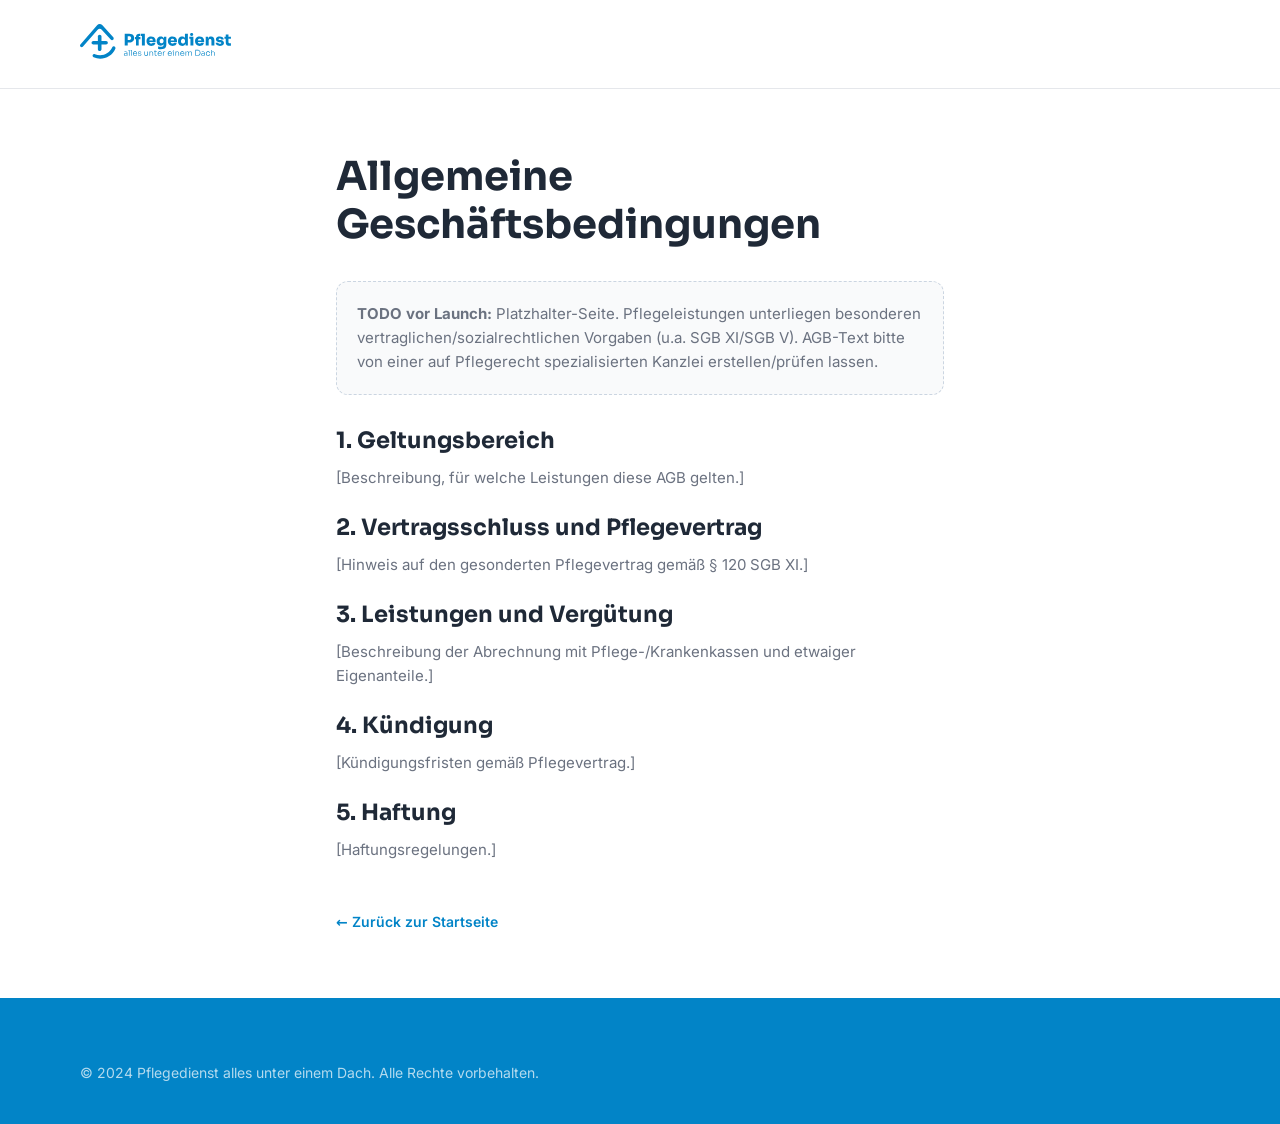
<file: agb.html>
<!DOCTYPE html>
<html lang="de" data-theme="blau">
<head>
<meta charset="UTF-8" />
<meta name="viewport" content="width=device-width, initial-scale=1.0" />
<title>AGB | Pflegedienst alles unter einem Dach</title>
<meta name="robots" content="noindex" />
<link rel="icon" href="favicon.ico" sizes="any" />
<link rel="icon" href="favicon.svg" type="image/svg+xml" />
<link rel="stylesheet" href="css/tokens.css" />
<link rel="stylesheet" href="css/fonts.css" />
<link rel="stylesheet" href="css/base.css" />
<link rel="stylesheet" href="css/components.css" />
<link rel="stylesheet" href="css/layout.css" />
</head>
<body>
<header class="site-header">
  <div class="container">
    <a href="index.html" class="logo" aria-label="Pflegedienst alles unter einem Dach: Startseite">
      <img class="logo__full" src="assets/logo/logo.svg" alt="Pflegedienst alles unter einem Dach" width="900" height="236" />
    </a>
  </div>
</header>
<main class="container" style="padding-block:var(--space-64);max-width:48rem;">
  <h1 class="section-title" style="text-align:left;margin-bottom:var(--space-32);">Allgemeine Geschäftsbedingungen</h1>

  <p style="background:var(--color-bg-subtle);border:1px dashed var(--color-border-subtle);border-radius:var(--radius-12);padding:var(--space-20);margin-bottom:var(--space-32);color:var(--color-text-secondary);">
    <strong>TODO vor Launch:</strong> Platzhalter-Seite. Pflegeleistungen unterliegen besonderen vertraglichen/sozialrechtlichen Vorgaben (u.a. SGB XI/SGB V). AGB-Text bitte von einer auf Pflegerecht spezialisierten Kanzlei erstellen/prüfen lassen.
  </p>

  <h2 style="margin-bottom:var(--space-12);">1. Geltungsbereich</h2>
  <p style="color:var(--color-text-secondary);margin-bottom:var(--space-24);">[Beschreibung, für welche Leistungen diese AGB gelten.]</p>

  <h2 style="margin-bottom:var(--space-12);">2. Vertragsschluss und Pflegevertrag</h2>
  <p style="color:var(--color-text-secondary);margin-bottom:var(--space-24);">[Hinweis auf den gesonderten Pflegevertrag gemäß § 120 SGB XI.]</p>

  <h2 style="margin-bottom:var(--space-12);">3. Leistungen und Vergütung</h2>
  <p style="color:var(--color-text-secondary);margin-bottom:var(--space-24);">[Beschreibung der Abrechnung mit Pflege-/Krankenkassen und etwaiger Eigenanteile.]</p>

  <h2 style="margin-bottom:var(--space-12);">4. Kündigung</h2>
  <p style="color:var(--color-text-secondary);margin-bottom:var(--space-24);">[Kündigungsfristen gemäß Pflegevertrag.]</p>

  <h2 style="margin-bottom:var(--space-12);">5. Haftung</h2>
  <p style="color:var(--color-text-secondary);margin-bottom:var(--space-24);">[Haftungsregelungen.]</p>

  <p style="margin-top:var(--space-48);"><a href="index.html" class="card__link">← Zurück zur Startseite</a></p>
</main>
<footer class="site-footer">
  <div class="container footer-bottom" style="border-top:none;padding-top:0;">
    <p>© 2024 Pflegedienst alles unter einem Dach. Alle Rechte vorbehalten.</p>
  </div>
</footer>
</body>
</html>
</file>
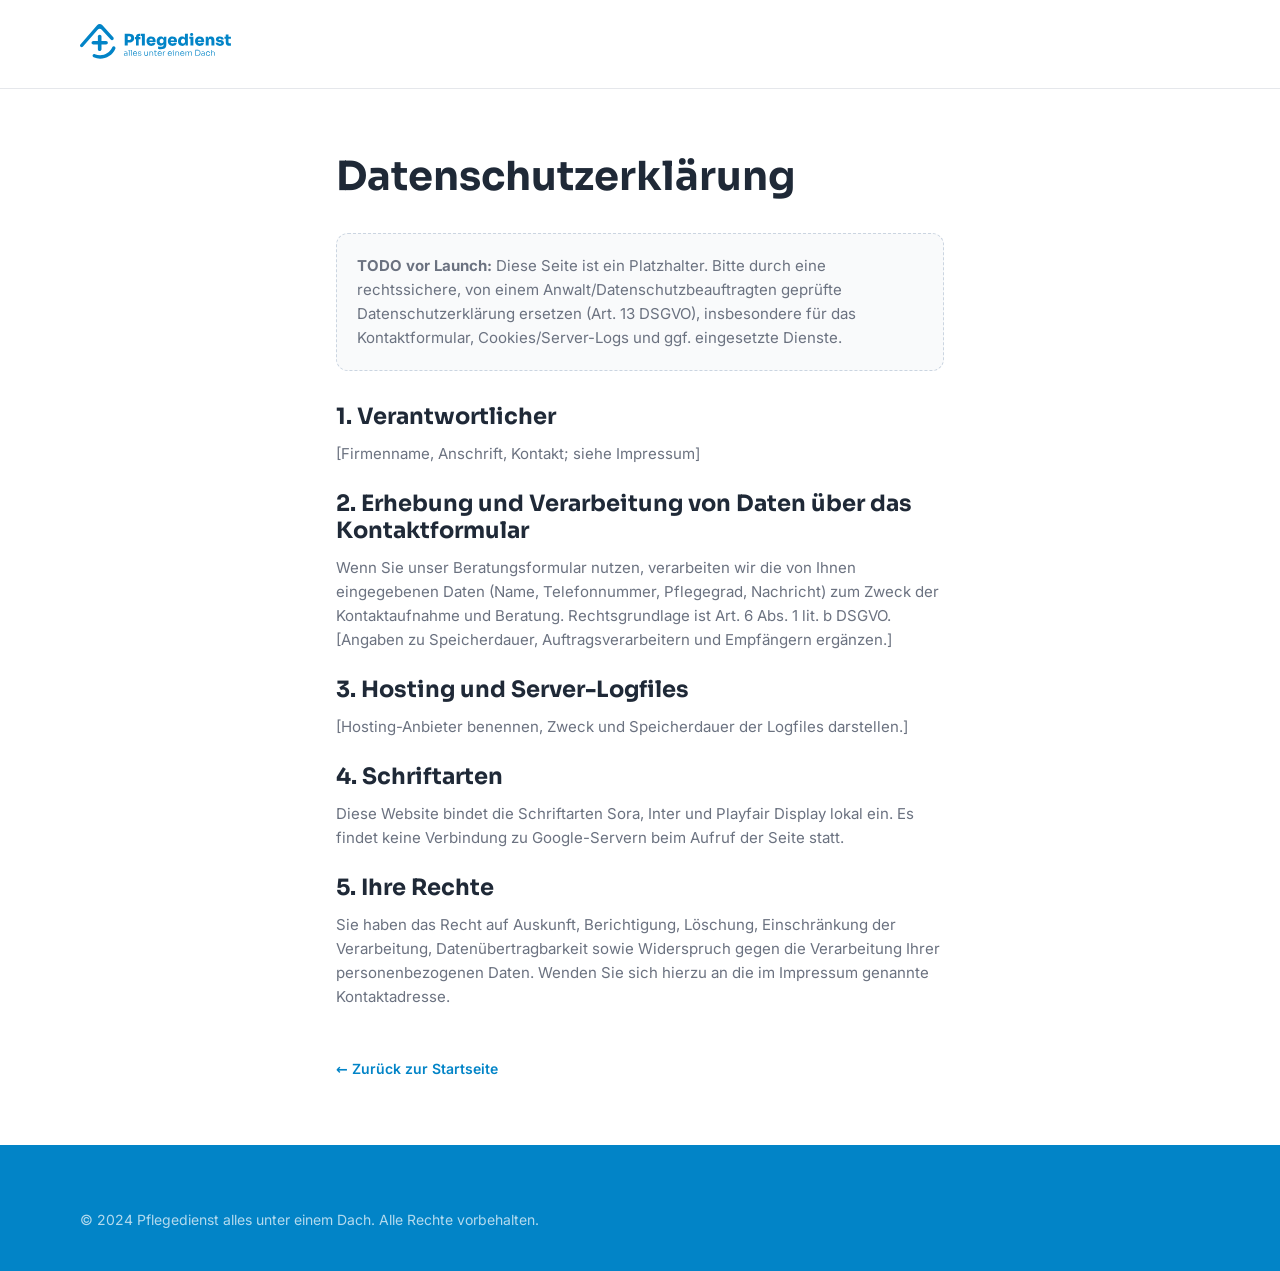
<file: datenschutz.html>
<!DOCTYPE html>
<html lang="de" data-theme="blau">
<head>
<meta charset="UTF-8" />
<meta name="viewport" content="width=device-width, initial-scale=1.0" />
<title>Datenschutzerklärung | Pflegedienst alles unter einem Dach</title>
<meta name="robots" content="noindex" />
<link rel="icon" href="favicon.ico" sizes="any" />
<link rel="icon" href="favicon.svg" type="image/svg+xml" />
<link rel="stylesheet" href="css/tokens.css" />
<link rel="stylesheet" href="css/fonts.css" />
<link rel="stylesheet" href="css/base.css" />
<link rel="stylesheet" href="css/components.css" />
<link rel="stylesheet" href="css/layout.css" />
</head>
<body>
<header class="site-header">
  <div class="container">
    <a href="index.html" class="logo" aria-label="Pflegedienst alles unter einem Dach: Startseite">
      <img class="logo__full" src="assets/logo/logo.svg" alt="Pflegedienst alles unter einem Dach" width="900" height="236" />
    </a>
  </div>
</header>
<main class="container" style="padding-block:var(--space-64);max-width:48rem;">
  <h1 class="section-title" style="text-align:left;margin-bottom:var(--space-32);">Datenschutzerklärung</h1>

  <p style="background:var(--color-bg-subtle);border:1px dashed var(--color-border-subtle);border-radius:var(--radius-12);padding:var(--space-20);margin-bottom:var(--space-32);color:var(--color-text-secondary);">
    <strong>TODO vor Launch:</strong> Diese Seite ist ein Platzhalter. Bitte durch eine rechtssichere, von einem Anwalt/Datenschutzbeauftragten geprüfte Datenschutzerklärung ersetzen (Art. 13 DSGVO), insbesondere für das Kontaktformular, Cookies/Server-Logs und ggf. eingesetzte Dienste.
  </p>

  <h2 style="margin-bottom:var(--space-12);">1. Verantwortlicher</h2>
  <p style="color:var(--color-text-secondary);margin-bottom:var(--space-24);">[Firmenname, Anschrift, Kontakt; siehe Impressum]</p>

  <h2 style="margin-bottom:var(--space-12);">2. Erhebung und Verarbeitung von Daten über das Kontaktformular</h2>
  <p style="color:var(--color-text-secondary);margin-bottom:var(--space-24);">Wenn Sie unser Beratungsformular nutzen, verarbeiten wir die von Ihnen eingegebenen Daten (Name, Telefonnummer, Pflegegrad, Nachricht) zum Zweck der Kontaktaufnahme und Beratung. Rechtsgrundlage ist Art. 6 Abs. 1 lit. b DSGVO. [Angaben zu Speicherdauer, Auftragsverarbeitern und Empfängern ergänzen.]</p>

  <h2 style="margin-bottom:var(--space-12);">3. Hosting und Server-Logfiles</h2>
  <p style="color:var(--color-text-secondary);margin-bottom:var(--space-24);">[Hosting-Anbieter benennen, Zweck und Speicherdauer der Logfiles darstellen.]</p>

  <h2 style="margin-bottom:var(--space-12);">4. Schriftarten</h2>
  <p style="color:var(--color-text-secondary);margin-bottom:var(--space-24);">Diese Website bindet die Schriftarten Sora, Inter und Playfair Display lokal ein. Es findet keine Verbindung zu Google-Servern beim Aufruf der Seite statt.</p>

  <h2 style="margin-bottom:var(--space-12);">5. Ihre Rechte</h2>
  <p style="color:var(--color-text-secondary);margin-bottom:var(--space-24);">Sie haben das Recht auf Auskunft, Berichtigung, Löschung, Einschränkung der Verarbeitung, Datenübertragbarkeit sowie Widerspruch gegen die Verarbeitung Ihrer personenbezogenen Daten. Wenden Sie sich hierzu an die im Impressum genannte Kontaktadresse.</p>

  <p style="margin-top:var(--space-48);"><a href="index.html" class="card__link">← Zurück zur Startseite</a></p>
</main>
<footer class="site-footer">
  <div class="container footer-bottom" style="border-top:none;padding-top:0;">
    <p>© 2024 Pflegedienst alles unter einem Dach. Alle Rechte vorbehalten.</p>
  </div>
</footer>
</body>
</html>
</file>
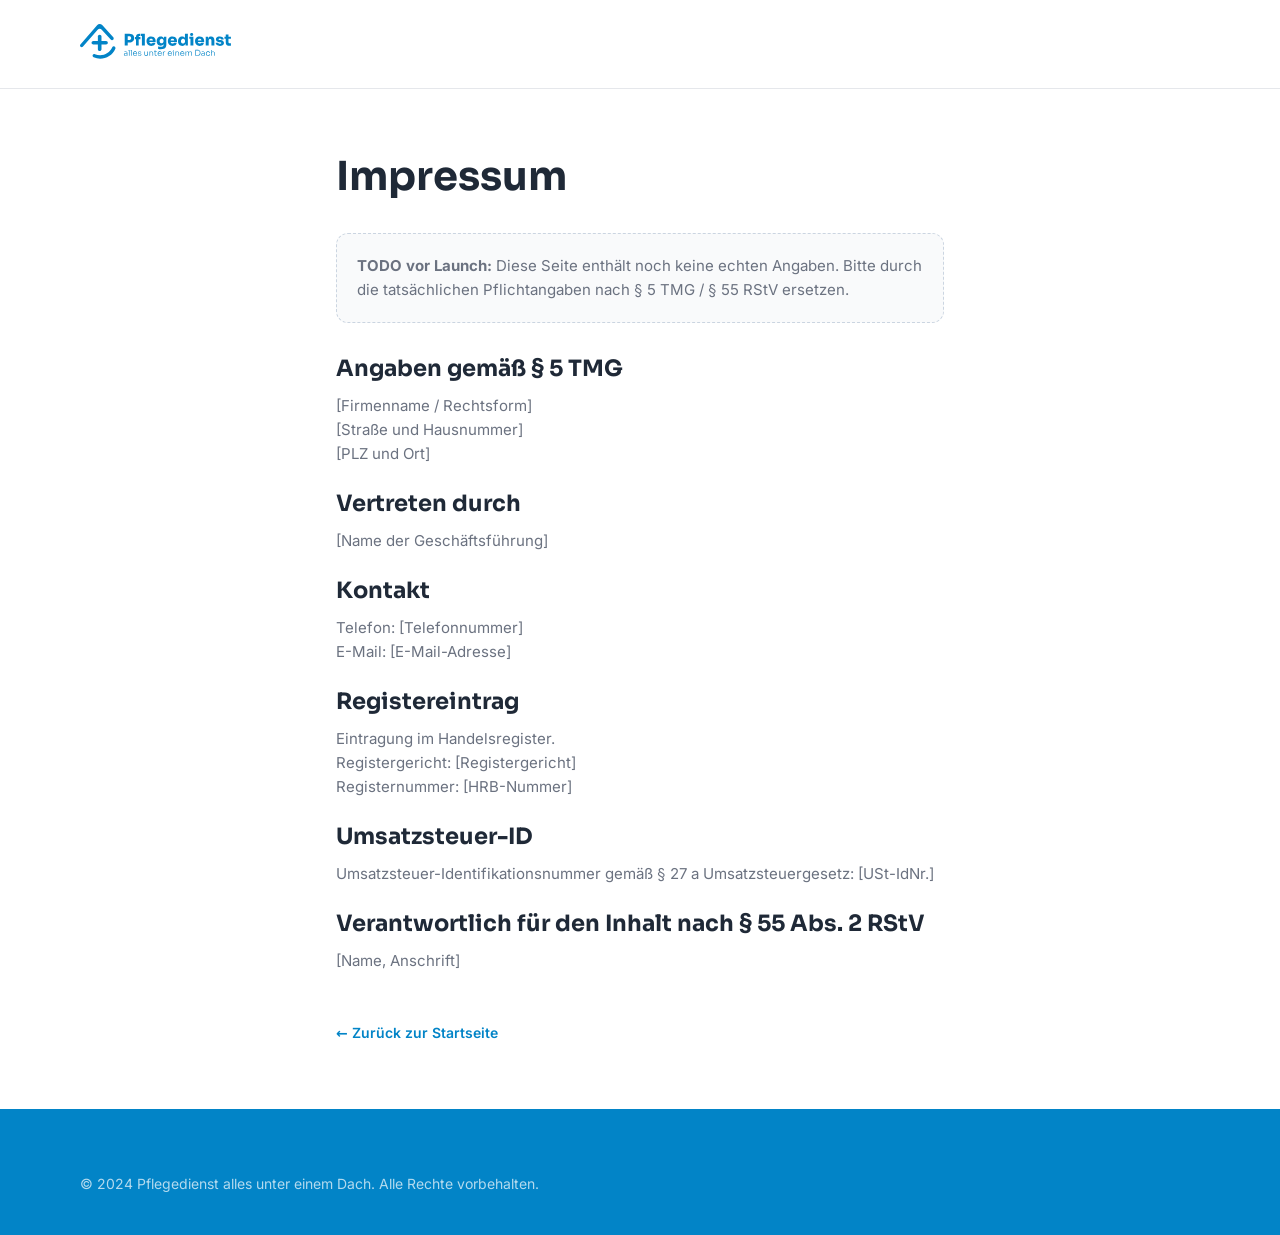
<file: impressum.html>
<!DOCTYPE html>
<html lang="de" data-theme="blau">
<head>
<meta charset="UTF-8" />
<meta name="viewport" content="width=device-width, initial-scale=1.0" />
<title>Impressum | Pflegedienst alles unter einem Dach</title>
<meta name="robots" content="noindex" />
<link rel="icon" href="favicon.ico" sizes="any" />
<link rel="icon" href="favicon.svg" type="image/svg+xml" />
<link rel="stylesheet" href="css/tokens.css" />
<link rel="stylesheet" href="css/fonts.css" />
<link rel="stylesheet" href="css/base.css" />
<link rel="stylesheet" href="css/components.css" />
<link rel="stylesheet" href="css/layout.css" />
</head>
<body>
<header class="site-header">
  <div class="container">
    <a href="index.html" class="logo" aria-label="Pflegedienst alles unter einem Dach: Startseite">
      <img class="logo__full" src="assets/logo/logo.svg" alt="Pflegedienst alles unter einem Dach" width="900" height="236" />
    </a>
  </div>
</header>
<main class="container" style="padding-block:var(--space-64);max-width:48rem;">
  <h1 class="section-title" style="text-align:left;margin-bottom:var(--space-32);">Impressum</h1>

  <p style="background:var(--color-bg-subtle);border:1px dashed var(--color-border-subtle);border-radius:var(--radius-12);padding:var(--space-20);margin-bottom:var(--space-32);color:var(--color-text-secondary);">
    <strong>TODO vor Launch:</strong> Diese Seite enthält noch keine echten Angaben. Bitte durch die tatsächlichen Pflichtangaben nach § 5 TMG / § 55 RStV ersetzen.
  </p>

  <h2 style="margin-bottom:var(--space-12);">Angaben gemäß § 5 TMG</h2>
  <p style="color:var(--color-text-secondary);margin-bottom:var(--space-24);">
    [Firmenname / Rechtsform]<br />
    [Straße und Hausnummer]<br />
    [PLZ und Ort]
  </p>

  <h2 style="margin-bottom:var(--space-12);">Vertreten durch</h2>
  <p style="color:var(--color-text-secondary);margin-bottom:var(--space-24);">[Name der Geschäftsführung]</p>

  <h2 style="margin-bottom:var(--space-12);">Kontakt</h2>
  <p style="color:var(--color-text-secondary);margin-bottom:var(--space-24);">
    Telefon: [Telefonnummer]<br />
    E-Mail: [E-Mail-Adresse]
  </p>

  <h2 style="margin-bottom:var(--space-12);">Registereintrag</h2>
  <p style="color:var(--color-text-secondary);margin-bottom:var(--space-24);">
    Eintragung im Handelsregister.<br />
    Registergericht: [Registergericht]<br />
    Registernummer: [HRB-Nummer]
  </p>

  <h2 style="margin-bottom:var(--space-12);">Umsatzsteuer-ID</h2>
  <p style="color:var(--color-text-secondary);margin-bottom:var(--space-24);">
    Umsatzsteuer-Identifikationsnummer gemäß § 27 a Umsatzsteuergesetz: [USt-IdNr.]
  </p>

  <h2 style="margin-bottom:var(--space-12);">Verantwortlich für den Inhalt nach § 55 Abs. 2 RStV</h2>
  <p style="color:var(--color-text-secondary);">[Name, Anschrift]</p>

  <p style="margin-top:var(--space-48);"><a href="index.html" class="card__link">← Zurück zur Startseite</a></p>
</main>
<footer class="site-footer">
  <div class="container footer-bottom" style="border-top:none;padding-top:0;">
    <p>© 2024 Pflegedienst alles unter einem Dach. Alle Rechte vorbehalten.</p>
  </div>
</footer>
</body>
</html>
</file>
<file: css/tokens.css>
/* ==========================================================================
   DESIGN TOKENS
   Zwei Ebenen:
   1. Primitive (Palette)  – die einzige Ebene, die sich pro Color-Way ändert
   2. Semantisch           – verweist auf die Palette, wird von Komponenten benutzt

   Neue Farbwelt hinzufügen: einfach einen weiteren [data-theme="..."]-Block
   mit den Palette-Variablen ergänzen. Alles andere (Komponenten, Layout)
   bleibt unverändert, weil dort ausschließlich die semantischen Variablen
   verwendet werden.
   ========================================================================== */

:root {
  /* ---- Primitive: Farbwelt "Blau" (Default) -------------------------- */
  --palette-brand-50: #eff8ff;
  --palette-brand-100: #dbeefe;
  --palette-brand-500: #0284c7;
  --palette-brand-600: #0273ad;
  --palette-brand-700: #016395;
  --palette-brand-900: #023a57;
  --palette-black: #000000;
  --palette-white: #ffffff;

  /* ---- Primitive: neutrale Grautöne (Farbwelt-unabhängig) ------------- */
  --palette-gray-50: #f9fafb;
  --palette-gray-200: #e5e7eb;
  --palette-gray-300: #cbd5e1;
  --palette-gray-500: #6b7280;
  --palette-gray-600: #64748b;
  --palette-gray-800: #1f2937;
  --palette-green-50: #f0fdf4;
  --palette-green-700: #166534;

  /* ---- Semantisch: Farbe ---------------------------------------------- */
  --color-bg-default: var(--palette-white);
  --color-bg-subtle: var(--palette-gray-50);
  --color-bg-brand: var(--palette-brand-500);
  --color-bg-brand-hover: var(--palette-brand-700);
  --color-bg-brand-tint: var(--palette-brand-50);
  --color-bg-success: var(--palette-green-50);

  --color-text-primary: var(--palette-gray-800);
  --color-text-secondary: var(--palette-gray-500);
  --color-text-muted: var(--palette-gray-600);
  --color-text-brand: var(--palette-brand-500);
  --color-text-inverse: var(--palette-white);
  --color-text-on-brand-tint: var(--palette-brand-700);

  --color-border-default: var(--palette-gray-200);
  --color-border-subtle: var(--palette-gray-300);
  --color-border-brand-soft: rgba(2, 132, 199, 0.25);

  --color-status-success: var(--palette-green-700);

  /* ---- Semantisch: Typografie ------------------------------------------ */
  --font-heading: 'Sora', system-ui, sans-serif;
  --font-body: 'Inter', system-ui, sans-serif;
  --font-accent: 'Playfair Display', Georgia, serif;

  --text-xs: 0.75rem;    /* 12px */
  --text-sm: 0.8125rem;  /* 13px */
  --text-base-sm: 0.875rem; /* 14px */
  --text-base: 0.9375rem;   /* 15px */
  --text-md: 1rem;       /* 16px */
  --text-lg: 1.125rem;   /* 18px */
  --text-xl: 1.25rem;    /* 20px */
  --text-2xl: 1.5rem;    /* 24px */
  --text-3xl: 1.75rem;   /* 28px */
  --text-4xl: 2rem;      /* 32px */
  --text-5xl: 2.5rem;    /* 40px */
  --text-6xl: 4rem;      /* 64px */

  /* ---- Semantisch: Abstand (4px-Raster) --------------------------------- */
  --space-4: 0.25rem;
  --space-6: 0.375rem;
  --space-8: 0.5rem;
  --space-12: 0.75rem;
  --space-16: 1rem;
  --space-20: 1.25rem;
  --space-24: 1.5rem;
  --space-32: 2rem;
  --space-40: 2.5rem;
  --space-48: 3rem;
  --space-64: 4rem;
  --space-80: 5rem;
  --space-100: 6.25rem;
  --space-120: 7.5rem;
  --space-160: 10rem;
  --space-180: 11.25rem;

  /* ---- Semantisch: Radius ------------------------------------------------ */
  --radius-4: 0.25rem;
  --radius-8: 0.5rem;
  --radius-12: 0.75rem;
  --radius-14: 0.875rem;
  --radius-20: 1.25rem;
  --radius-24: 1.5rem;
  --radius-28: 1.75rem;
  --radius-40: 2.5rem;
  --radius-100: 6.25rem;
  --radius-156: 9.75rem;
  --radius-250: 15.625rem;
  --radius-400: 25rem;
  --radius-full: 999px;

  /* ---- Semantisch: Schatten ----------------------------------------------- */
  --elevation-sm: 0 4px 12px 0 rgba(0, 0, 0, 0.03);
  --elevation-md: 0 10px 20px 0 rgba(0, 0, 0, 0.05);
  --elevation-lg: 0 12px 24px 0 rgba(0, 0, 0, 0.08);

  /* ---- Layout ---------------------------------------------------------- */
  --container-max: 1280px;
  --side-padding: var(--space-20);
  --header-height: 72px;
}

@media (min-width: 768px) {
  :root {
    --side-padding: var(--space-40);
    --header-height: 80px;
  }
}

@media (min-width: 1120px) {
  :root {
    --side-padding: var(--space-80);
    --header-height: 88px;
  }
}

/* ==========================================================================
   Beispiel für eine weitere Farbwelt (deaktiviert, dient als Vorlage):

   [data-theme="gruen"] {
     --palette-brand-50: #ecfdf5;
     --palette-brand-100: #d1fae5;
     --palette-brand-500: #059669;
     --palette-brand-600: #047857;
     --palette-brand-700: #036450;
     --palette-brand-900: #013a2f;
   }

   [data-theme="lila"] {
     --palette-brand-50: #f5f3ff;
     --palette-brand-100: #ede9fe;
     --palette-brand-500: #7c3aed;
     --palette-brand-600: #6d28d9;
     --palette-brand-700: #5b21b6;
     --palette-brand-900: #3b0a75;
   }
   ========================================================================== */
</file>
<file: css/fonts.css>
/* Selbst gehostete Schriften (DSGVO: kein Google-Fonts-CDN zur Laufzeit) */

@font-face {
  font-family: 'Sora';
  src: url('../fonts/sora-300.woff2') format('woff2');
  font-weight: 300;
  font-style: normal;
  font-display: swap;
}
@font-face {
  font-family: 'Sora';
  src: url('../fonts/sora-400.woff2') format('woff2');
  font-weight: 400;
  font-style: normal;
  font-display: swap;
}
@font-face {
  font-family: 'Sora';
  src: url('../fonts/sora-600.woff2') format('woff2');
  font-weight: 600;
  font-style: normal;
  font-display: swap;
}
@font-face {
  font-family: 'Sora';
  src: url('../fonts/sora-700.woff2') format('woff2');
  font-weight: 700;
  font-style: normal;
  font-display: swap;
}
@font-face {
  font-family: 'Sora';
  src: url('../fonts/sora-800.woff2') format('woff2');
  font-weight: 800;
  font-style: normal;
  font-display: swap;
}

@font-face {
  font-family: 'Inter';
  src: url('../fonts/inter-400.woff2') format('woff2');
  font-weight: 400;
  font-style: normal;
  font-display: swap;
}
@font-face {
  font-family: 'Inter';
  src: url('../fonts/inter-500.woff2') format('woff2');
  font-weight: 500;
  font-style: normal;
  font-display: swap;
}
@font-face {
  font-family: 'Inter';
  src: url('../fonts/inter-600.woff2') format('woff2');
  font-weight: 600;
  font-style: normal;
  font-display: swap;
}
@font-face {
  font-family: 'Inter';
  src: url('../fonts/inter-700.woff2') format('woff2');
  font-weight: 700;
  font-style: normal;
  font-display: swap;
}

@font-face {
  font-family: 'Playfair Display';
  src: url('../fonts/playfair-600-italic.woff2') format('woff2');
  font-weight: 600;
  font-style: italic;
  font-display: swap;
}
</file>
<file: css/base.css>
/* ==========================================================================
   RESET & BASISSTILE
   ========================================================================== */

*,
*::before,
*::after {
  box-sizing: border-box;
}

html {
  scrollbar-color: var(--color-bg-brand) var(--color-bg-default);
}

::-webkit-scrollbar {
  width: 12px;
}

::-webkit-scrollbar-track {
  background: var(--color-bg-default);
}

::-webkit-scrollbar-thumb {
  background-color: var(--color-bg-brand);
  border-radius: 999px;
  border: 3px solid var(--color-bg-default);
}

::-webkit-scrollbar-thumb:hover {
  background-color: var(--color-bg-brand-hover);
}

html {
  -webkit-text-size-adjust: 100%;
  scroll-behavior: smooth;
}

body {
  margin: 0;
  font-family: var(--font-body);
  font-size: var(--text-base);
  line-height: 1.6;
  color: var(--color-text-primary);
  background: var(--color-bg-default);
  -webkit-font-smoothing: antialiased;
}

img,
svg {
  display: block;
  max-width: 100%;
}

a {
  color: inherit;
  text-decoration: none;
}

button,
input,
select,
textarea {
  font: inherit;
  color: inherit;
}

button {
  cursor: pointer;
  background: none;
  border: none;
}

ul {
  margin: 0;
  padding: 0;
  list-style: none;
}

h1,
h2,
h3,
h4,
p {
  margin: 0;
}

h1,
h2,
h3,
h4 {
  font-family: var(--font-heading);
  font-weight: 700;
  line-height: 1.2;
  color: var(--color-text-primary);
}

.container {
  width: 100%;
  max-width: var(--container-max);
  margin-inline: auto;
  padding-inline: var(--side-padding);
}

/* Doppelring: sichtbar auf hellen UND dunklen (Brand-)Hintergruenden */
a:focus-visible,
button:focus-visible,
input:focus-visible,
select:focus-visible,
textarea:focus-visible {
  outline: none;
  box-shadow: 0 0 0 2px var(--color-bg-default, #fff), 0 0 0 4px var(--palette-brand-700, #016395);
  border-radius: var(--radius-4);
}

.visually-hidden {
  position: absolute;
  width: 1px;
  height: 1px;
  overflow: hidden;
  clip: rect(0 0 0 0);
  white-space: nowrap;
}

/* ---- Scroll-Reveal ------------------------------------------------------
   Progressive Enhancement: Elemente sind per Default sichtbar. Nur wenn JS
   laeuft (main.js) bekommen sie kurz vor dem Sichtbarwerden die Klasse
   .reveal--pending; erst dann greift dieser Transition-Zustand. Kein JS,
   kein IntersectionObserver oder prefers-reduced-motion -> Inhalt bleibt
   sofort sichtbar, nichts kann "haengen bleiben". */
.reveal {
  transition: opacity 1.2s cubic-bezier(0.16, 1, 0.3, 1),
    transform 1.2s cubic-bezier(0.16, 1, 0.3, 1),
    filter 1.2s cubic-bezier(0.16, 1, 0.3, 1);
}

.reveal.reveal--pending {
  opacity: 0;
  transform: translateY(20px);
  filter: blur(4px);
}

/* Stagger innerhalb von Grids: je 70ms versetzt, ab dem 6. Element gedeckelt */
.services-grid > .reveal:nth-child(1),
.testimonials-grid > .reveal:nth-child(1),
.team-grid > .reveal:nth-child(1),
.newsletter-grid > .reveal:nth-child(1),
.steps-grid > .reveal:nth-child(1) {
  transition-delay: 0ms;
}

.services-grid > .reveal:nth-child(2),
.testimonials-grid > .reveal:nth-child(2),
.team-grid > .reveal:nth-child(2),
.newsletter-grid > .reveal:nth-child(2),
.steps-grid > .reveal:nth-child(2) {
  transition-delay: 70ms;
}

.services-grid > .reveal:nth-child(3),
.testimonials-grid > .reveal:nth-child(3),
.team-grid > .reveal:nth-child(3),
.newsletter-grid > .reveal:nth-child(3),
.steps-grid > .reveal:nth-child(3) {
  transition-delay: 140ms;
}

.services-grid > .reveal:nth-child(4),
.team-grid > .reveal:nth-child(4) {
  transition-delay: 210ms;
}

.services-grid > .reveal:nth-child(5) {
  transition-delay: 280ms;
}

.services-grid > .reveal:nth-child(6) {
  transition-delay: 350ms;
}

.social-follow__icons > .reveal:nth-child(1) {
  transition-delay: 0ms;
}

.social-follow__icons > .reveal:nth-child(2) {
  transition-delay: 100ms;
}

.social-follow__icons > .reveal:nth-child(3) {
  transition-delay: 200ms;
}

/* Social-Icons "fliegen" staerker ins Bild als der generische Reveal:
   groesserer Weg, Skalierung und ein Overshoot-Easing statt sanftem Ease-out. */
.social-icon.reveal {
  transition: opacity 0.6s cubic-bezier(0.34, 1.56, 0.64, 1),
    transform 0.6s cubic-bezier(0.34, 1.56, 0.64, 1);
}

.social-icon.reveal.reveal--pending {
  opacity: 0;
  transform: translateY(40px) scale(0.4);
  filter: none;
}

@media (prefers-reduced-motion: reduce) {
  *,
  *::before,
  *::after {
    animation-duration: 0.01ms !important;
    animation-iteration-count: 1 !important;
    transition-duration: 0.01ms !important;
    scroll-behavior: auto !important;
  }
}
</file>
<file: css/components.css>
/* ==========================================================================
   KOMPONENTEN
   ========================================================================== */

/* ---- Logo -------------------------------------------------------------- */
.logo {
  display: inline-flex;
  align-items: center;
}

.logo__full {
  height: 34px;
  width: auto;
}

@media (min-width: 768px) {
  .logo__full {
    height: 40px;
  }
}

/* Logo ist eine blaue SVG (#0284C7) auf Transparenz -> per Filter fuer den
   Footer/inverse Kontext in Weiss umwandeln, statt die Datei zu duplizieren */
.logo--inverse .logo__full {
  filter: brightness(0) invert(1);
}

/* ---- Buttons ------------------------------------------------------------ */
.btn {
  display: inline-flex;
  align-items: center;
  justify-content: center;
  gap: var(--space-8);
  padding: var(--space-16) var(--space-32);
  border-radius: var(--radius-8);
  font-family: var(--font-body);
  font-weight: 600;
  font-size: var(--text-md);
  white-space: nowrap;
  border: 1px solid transparent;
  transition: background-color 0.2s ease, border-color 0.2s ease, color 0.2s ease, transform 0.15s ease;
}

.btn:active {
  transform: translateY(1px);
}

.btn--primary {
  /* brand-700 statt brand-500 fuer ausreichenden Kontrast (WCAG AA, 4.5:1) mit weissem Text */
  background: var(--palette-brand-700);
  color: var(--color-text-inverse);
}

.btn--primary:hover {
  background: var(--palette-brand-900);
}

.btn--secondary {
  background: var(--color-bg-default);
  color: var(--color-text-primary);
  border-color: var(--color-border-default);
}

.btn--secondary:hover {
  border-color: var(--color-text-brand);
  color: var(--color-text-brand);
}

.btn--on-brand {
  background: var(--color-bg-default);
  color: var(--color-text-primary);
  border-color: var(--color-bg-default);
}

.btn--on-brand:hover {
  background: var(--color-bg-brand-tint);
}

.btn--block {
  width: 100%;
}

/* ---- Pill / Badge -------------------------------------------------------- */
.pill {
  display: inline-flex;
  align-items: center;
  padding: var(--space-6) var(--space-12);
  border-radius: var(--radius-full);
  background: var(--color-bg-brand-tint);
  color: var(--color-text-on-brand-tint);
  font-size: var(--text-xs);
  font-weight: 700;
  white-space: nowrap;
}

/* ---- Location badge (Hero) ------------------------------------------------ */
.location {
  display: flex;
  align-items: center;
  gap: var(--space-16);
}

.location__icon {
  display: flex;
  align-items: center;
  justify-content: center;
  width: 56px;
  height: 56px;
  border-radius: var(--radius-28);
  background: var(--color-bg-brand-tint);
  flex-shrink: 0;
}

.location__icon img {
  width: 24px;
  height: 24px;
}

.location__name {
  font-family: var(--font-heading);
  font-weight: 700;
  font-size: var(--text-xl);
  color: var(--color-text-primary);
}

.location__label {
  font-size: var(--text-base-sm);
  color: var(--color-text-secondary);
}

/* ---- Stat (Trust bar) ----------------------------------------------------- */
.stat {
  display: flex;
  align-items: center;
  gap: var(--space-16);
}

.stat__icon {
  display: flex;
  align-items: center;
  justify-content: center;
  width: 48px;
  height: 48px;
  border-radius: var(--radius-28);
  background: var(--color-bg-default);
  box-shadow: var(--elevation-sm);
  flex-shrink: 0;
}

.stat__icon img {
  width: 22px;
  height: 22px;
}

.stat__value {
  font-family: var(--font-heading);
  font-weight: 700;
  font-size: var(--text-xl);
  color: var(--color-text-primary);
  line-height: 1.2;
}

.stat__label {
  font-size: var(--text-sm);
  color: var(--color-text-secondary);
}

/* ---- Service / Newsletter Card --------------------------------------------- */
.card {
  display: flex;
  flex-direction: column;
  background: var(--color-bg-default);
  border-radius: var(--radius-20);
  overflow: hidden;
  box-shadow: var(--elevation-md);
  border: 1px solid var(--color-border-brand-soft);
  height: 100%;
}

.card__image {
  height: 160px;
  width: 100%;
  object-fit: cover;
}

.card__body {
  display: flex;
  flex-direction: column;
  gap: var(--space-12);
  padding: var(--space-20);
}

.card__title {
  font-family: var(--font-heading);
  font-weight: 700;
  font-size: var(--text-xl);
  color: var(--color-text-primary);
}

.card__text {
  font-size: var(--text-base);
  color: var(--color-text-secondary);
  line-height: 1.5;
}

.card__link {
  display: inline-flex;
  align-items: center;
  gap: var(--space-8);
  font-size: var(--text-base-sm);
  font-weight: 600;
  color: var(--color-text-brand);
}

.card__link img {
  width: 14px;
  height: 14px;
}

.card__meta {
  display: flex;
  align-items: center;
  justify-content: space-between;
}

.card__meta-date {
  font-size: var(--text-base-sm);
  font-weight: 600;
  color: var(--color-text-secondary);
}

/* ---- Step (How it works) --------------------------------------------------- */
.step {
  display: flex;
  flex-direction: column;
  align-items: center;
  gap: var(--space-24);
  text-align: center;
}

.step__number {
  display: flex;
  align-items: center;
  justify-content: center;
  width: 64px;
  height: 64px;
  border-radius: var(--radius-40);
  background: var(--color-bg-default);
  box-shadow: var(--elevation-sm);
  font-family: var(--font-heading);
  font-weight: 800;
  font-size: var(--text-3xl);
  color: var(--color-text-brand);
}

.step--active .step__number {
  background: var(--color-bg-brand);
  color: var(--color-text-inverse);
}

.step__title {
  font-family: var(--font-heading);
  font-weight: 700;
  font-size: var(--text-xl);
  color: var(--color-text-brand);
}

.step__text {
  font-size: var(--text-md);
  color: var(--color-text-brand);
  opacity: 0.85;
  line-height: 1.5;
}

/* ---- Checklist (Why us) ----------------------------------------------------- */
.check-item {
  display: flex;
  align-items: center;
  gap: var(--space-16);
}

.check-item__icon {
  display: flex;
  align-items: center;
  justify-content: center;
  width: 28px;
  height: 28px;
  border-radius: var(--radius-14);
  background: var(--color-bg-success);
  flex-shrink: 0;
}

.check-item__icon img {
  width: 14px;
  height: 14px;
}

.check-item__text {
  font-size: 1.1875rem;
  font-weight: 700;
  color: var(--color-text-inverse);
}

/* ---- Check-circle list (Costs) ------------------------------------------------ */
.check-circle-item {
  display: flex;
  align-items: center;
  gap: var(--space-12);
}

.check-circle-item img {
  width: 18px;
  height: 18px;
  flex-shrink: 0;
}

.check-circle-item span {
  font-size: var(--text-md);
  font-weight: 500;
  color: var(--color-text-inverse);
}

/* ---- Testimonial ---------------------------------------------------------------- */
.testimonial {
  display: flex;
  flex-direction: column;
  gap: var(--space-24);
  background: var(--color-bg-default);
  border-radius: var(--radius-20);
  box-shadow: var(--elevation-lg);
  padding: var(--space-32);
  height: 100%;
}

.testimonial__stars {
  display: flex;
  gap: var(--space-4);
}

.testimonial__stars img {
  width: 18px;
  height: 18px;
}

.testimonial__quote {
  font-size: 1.0625rem;
  line-height: 1.6;
  color: var(--palette-black);
}

.testimonial__author {
  font-family: var(--font-heading);
  font-weight: 700;
  font-size: var(--text-md);
  color: var(--palette-black);
}

/* ---- Team member ------------------------------------------------------------------ */
.team-member {
  display: flex;
  flex-direction: column;
  align-items: center;
  gap: var(--space-16);
  text-align: center;
}

.team-member__photo {
  width: 120px;
  height: 120px;
  border-radius: 50%;
  object-fit: cover;
}

.team-member__name {
  font-family: var(--font-heading);
  font-weight: 700;
  font-size: var(--text-lg);
  color: var(--palette-black);
}

.team-member__role {
  font-size: var(--text-base-sm);
  color: var(--color-text-secondary);
}

/* ---- Overview card (Costs) ---------------------------------------------------------- */
.overview-card {
  background: var(--color-bg-default);
  border-radius: var(--radius-24);
  box-shadow: var(--elevation-lg);
  padding: var(--space-32);
  display: flex;
  flex-direction: column;
  gap: var(--space-32);
}

.overview-card__eyebrow {
  font-size: var(--text-base-sm);
  font-weight: 700;
  color: var(--color-status-success);
  text-transform: uppercase;
  letter-spacing: 0.04em;
}

.overview-card__title {
  font-family: var(--font-heading);
  font-weight: 700;
  font-size: var(--text-2xl);
  color: var(--palette-black);
  margin-top: var(--space-8);
}

.overview-card__row {
  display: flex;
  align-items: center;
  justify-content: space-between;
  padding-bottom: var(--space-12);
  border-bottom: 1px solid var(--color-border-default);
  font-size: var(--text-md);
}

.overview-card__row:last-child {
  border-bottom: none;
  padding-bottom: 0;
}

.overview-card__row span:first-child {
  color: var(--palette-black);
}

.overview-card__row span:last-child {
  font-weight: 700;
  color: var(--palette-black);
}

/* ---- FAQ Accordion ---------------------------------------------------------------------- */
.accordion-item {
  background: var(--color-bg-subtle);
  border-radius: var(--radius-12);
}

.accordion-trigger {
  display: flex;
  align-items: center;
  justify-content: space-between;
  gap: var(--space-16);
  width: 100%;
  padding: var(--space-24);
  text-align: left;
  font-family: var(--font-body);
  font-weight: 600;
  font-size: var(--text-lg);
  color: var(--palette-black);
}

.accordion-trigger__icon {
  width: 20px;
  height: 20px;
  flex-shrink: 0;
  transition: transform 0.2s ease;
}

.accordion-item.is-open .accordion-trigger__icon {
  transform: rotate(45deg);
}

.accordion-panel {
  display: grid;
  grid-template-rows: 0fr;
  transition: grid-template-rows 0.25s ease;
}

.accordion-item.is-open .accordion-panel {
  grid-template-rows: 1fr;
}

.accordion-panel__inner {
  overflow: hidden;
}

.accordion-panel p {
  padding: 0 var(--space-24) var(--space-24);
  color: var(--color-text-secondary);
  font-size: var(--text-base);
  line-height: 1.6;
}

/* ---- Formular ------------------------------------------------------------------------------- */
.field {
  display: flex;
  flex-direction: column;
  gap: var(--space-8);
}

.field__label {
  font-size: var(--text-base-sm);
  font-weight: 600;
  color: var(--color-text-inverse);
}

.field__input,
.field__select,
.field__textarea {
  width: 100%;
  padding: var(--space-16);
  border-radius: var(--radius-8);
  border: none;
  background: var(--color-bg-default);
  color: var(--color-text-secondary);
  font-size: var(--text-base);
}

.field__textarea {
  resize: vertical;
  min-height: 100px;
}

.field__select {
  -webkit-appearance: none;
  -moz-appearance: none;
  appearance: none;
  background-image: url('../assets/icons/chevron-down.svg');
  background-repeat: no-repeat;
  background-position: right var(--space-16) center;
  background-size: 16px 16px;
  padding-right: var(--space-40);
  color: var(--color-text-primary);
}

.checkbox-row {
  display: flex;
  align-items: flex-start;
  gap: var(--space-12);
}

.checkbox-row input[type='checkbox'] {
  width: 18px;
  height: 18px;
  margin-top: 2px;
  accent-color: var(--color-bg-default);
  flex-shrink: 0;
}

.checkbox-row label {
  font-size: var(--text-base);
  color: var(--color-text-inverse);
  line-height: 1.5;
}

/* ---- Zertifikat-Platzhalter --------------------------------------------------------------------- */
.certificate-badge {
  width: 80px;
  height: 40px;
  border-radius: var(--radius-4);
  background: var(--color-bg-default);
  opacity: 0.9;
}

/* ---- Chat-Widget --------------------------------------------------------------------------------- */
.chat-widget {
  position: fixed;
  right: var(--space-20);
  bottom: var(--space-20);
  z-index: 60;
}

@media (min-width: 768px) {
  .chat-widget {
    right: var(--space-32);
    bottom: var(--space-32);
  }
}

.chat-widget__toggle {
  width: 60px;
  height: 60px;
  border-radius: var(--radius-full);
  background: var(--color-bg-default);
  box-shadow: var(--elevation-lg);
  display: flex;
  align-items: center;
  justify-content: center;
  transition: transform 0.2s ease, box-shadow 0.2s ease;
}

.chat-widget__toggle img {
  width: 34px;
  height: 34px;
}

.chat-widget__toggle:hover,
.chat-widget__toggle:focus-visible {
  transform: translateY(-3px) scale(1.05);
  box-shadow: var(--elevation-lg), 0 0 0 4px var(--color-bg-brand-tint);
}

.chat-widget__panel {
  position: absolute;
  right: 0;
  bottom: calc(60px + var(--space-16));
  width: min(320px, calc(100vw - 2.5rem));
  background: var(--color-bg-default);
  border-radius: var(--radius-20);
  box-shadow: var(--elevation-lg);
  border: 1px solid var(--color-border-default);
  overflow: hidden;
  transform-origin: bottom right;
  animation: chat-panel-in 0.25s cubic-bezier(0.16, 1, 0.3, 1);
}

.chat-widget__panel[hidden] {
  display: none;
}

@keyframes chat-panel-in {
  from {
    opacity: 0;
    transform: scale(0.9) translateY(8px);
  }
  to {
    opacity: 1;
    transform: scale(1) translateY(0);
  }
}

.chat-widget__header {
  display: flex;
  align-items: center;
  gap: var(--space-12);
  padding: var(--space-16) var(--space-20);
  background: var(--color-bg-brand);
  color: var(--color-text-inverse);
}

.chat-widget__title {
  flex: 1;
  font-family: var(--font-heading);
  font-weight: 700;
  font-size: var(--text-md);
}

.chat-widget__back,
.chat-widget__close {
  width: 28px;
  height: 28px;
  flex-shrink: 0;
  display: flex;
  align-items: center;
  justify-content: center;
  border-radius: var(--radius-full);
  font-size: 1.25rem;
  line-height: 1;
  color: var(--color-text-inverse);
  transition: background-color 0.2s ease;
}

.chat-widget__back:hover,
.chat-widget__close:hover {
  background: rgba(255, 255, 255, 0.15);
}

.chat-widget__back[hidden] {
  display: none;
}

.chat-widget__view[hidden] {
  display: none;
}

.chat-widget__body {
  padding: var(--space-20);
  display: flex;
  flex-direction: column;
  gap: var(--space-16);
}

.chat-widget__message {
  background: var(--color-bg-subtle);
  border-radius: var(--radius-14);
  padding: var(--space-12) var(--space-16);
  font-size: var(--text-base);
  color: var(--color-text-primary);
}

.chat-widget__actions {
  display: flex;
  flex-direction: column;
  gap: var(--space-8);
}

.chat-widget__action {
  display: flex;
  align-items: center;
  justify-content: center;
  padding: var(--space-12) var(--space-16);
  border-radius: var(--radius-12);
  border: 1px solid var(--color-border-default);
  font-weight: 600;
  font-size: var(--text-base-sm);
  color: var(--color-text-brand);
  transition: background-color 0.2s ease, border-color 0.2s ease;
}

.chat-widget__action:hover {
  background: var(--color-bg-brand-tint);
  border-color: var(--color-border-brand-soft);
}

/* ---- Chat-Widget: Rückruf-Formular ---------------------------------------------------------------- */
.chat-widget__field {
  display: flex;
  flex-direction: column;
  gap: var(--space-8);
}

.chat-widget__field label {
  font-size: var(--text-base-sm);
  font-weight: 600;
  color: var(--color-text-primary);
}

.chat-widget__field input {
  width: 100%;
  padding: var(--space-12) var(--space-16);
  border-radius: var(--radius-8);
  border: 1px solid var(--color-border-default);
  background: var(--color-bg-subtle);
  color: var(--color-text-primary);
  font-size: var(--text-base);
  font-family: inherit;
}

.chat-widget__field input:focus-visible {
  outline: 2px solid var(--color-bg-brand);
  outline-offset: 1px;
}

.chat-widget__form-status {
  min-height: 1em;
  font-size: var(--text-base-sm);
  font-weight: 600;
  color: var(--color-status-success);
}

/* ---- Chat-Widget: Demo-Chat ------------------------------------------------------------------------ */
.chat-widget__messages {
  max-height: 280px;
  overflow-y: auto;
  padding: var(--space-20);
  display: flex;
  flex-direction: column;
  gap: var(--space-12);
}

.chat-bubble {
  max-width: 85%;
  padding: var(--space-12) var(--space-16);
  border-radius: var(--radius-14);
  font-size: var(--text-base);
  line-height: 1.5;
}

.chat-bubble--bot {
  align-self: flex-start;
  background: var(--color-bg-subtle);
  color: var(--color-text-primary);
  border-bottom-left-radius: var(--radius-4);
}

.chat-bubble--user {
  align-self: flex-end;
  background: var(--color-bg-brand);
  color: var(--color-text-inverse);
  border-bottom-right-radius: var(--radius-4);
}

.chat-widget__input-row {
  display: flex;
  align-items: center;
  gap: var(--space-8);
  padding: var(--space-16) var(--space-20);
  border-top: 1px solid var(--color-border-default);
}

.chat-widget__input-row input {
  flex: 1;
  min-width: 0;
  padding: var(--space-12) var(--space-16);
  border-radius: var(--radius-full);
  border: 1px solid var(--color-border-default);
  background: var(--color-bg-subtle);
  color: var(--color-text-primary);
  font-size: var(--text-base);
  font-family: inherit;
}

.chat-widget__input-row input:focus-visible {
  outline: 2px solid var(--color-bg-brand);
  outline-offset: 1px;
}

.chat-widget__input-row button {
  width: 40px;
  height: 40px;
  flex-shrink: 0;
  display: flex;
  align-items: center;
  justify-content: center;
  border-radius: var(--radius-full);
  background: var(--color-bg-brand);
  color: var(--color-text-inverse);
  font-size: 1.1rem;
  transition: background-color 0.2s ease;
}

.chat-widget__input-row button:hover {
  background: var(--color-bg-brand-hover);
}

@media (prefers-reduced-motion: reduce) {
  .chat-widget__panel {
    animation: none;
  }
}

/* ---- Footer Versions-Switcher ------------------------------------------------------ */
.footer-version-switch {
  display: flex;
  flex-wrap: wrap;
  align-items: center;
  gap: var(--space-16);
  margin-top: var(--space-16);
  /* Platz fuer den fixierten Chat-Widget-Toggle-Button (60px Durchmesser +
     Abstand) reservieren, damit die Box selbst (nicht nur ihr Inhalt) nicht
     mehr mit dem Button ueberlappt. margin-right statt padding-right, weil
     .footer-bottom die Zeile per justify-content:space-between an den
     rechten Rand druecken kann - margin schiebt die ganze Box weg, waehrend
     padding die Box nur aufblaehen wuerde, ohne ihre rechte Kante zu verschieben. */
  margin-right: calc(60px + var(--space-20) + var(--space-16));
}

@media (min-width: 768px) {
  .footer-version-switch {
    margin-right: calc(60px + var(--space-32) + var(--space-16));
  }
}

.footer-version-switch__link {
  font-size: var(--text-sm);
  color: var(--color-text-secondary);
  transition: color 0.2s ease;
}

.footer-version-switch__link:hover {
  color: var(--color-text-brand);
}

.footer-version-switch__link.is-active {
  color: var(--color-text-brand);
  font-weight: 700;
  text-decoration: underline;
}
</file>
<file: css/layout.css>
/* ==========================================================================
   LAYOUT
   ========================================================================== */

section {
  padding-block: var(--space-64);
}

@media (min-width: 768px) {
  section {
    padding-block: var(--space-80);
  }
}

@media (min-width: 1120px) {
  section {
    padding-block: var(--space-100);
  }
}

.section-head {
  display: flex;
  flex-direction: column;
  gap: var(--space-16);
  margin-bottom: var(--space-48);
  text-align: center;
}

@media (min-width: 1120px) {
  .section-head {
    margin-bottom: var(--space-64);
  }
}

.section-title {
  font-size: var(--text-4xl);
}

@media (min-width: 768px) {
  .section-title {
    font-size: 2.25rem;
  }
}

@media (min-width: 1120px) {
  .section-title {
    font-size: var(--text-5xl);
  }
}

.section-intro {
  font-size: var(--text-lg);
  color: var(--color-text-secondary);
  max-width: 42rem;
  margin-inline: auto;
}

.section-head--inverse .section-title,
.section-head--inverse .section-intro {
  color: var(--color-text-inverse);
}

/* Weiss auf Brand-Blau liegt bei ~3.9:1 – reicht fuer WCAG "grossen Text" (>=18.66px + fett, 3:1),
   nicht fuer normalen Text (4.5:1). Minimale Anhebung auf 19px/700 statt Farbaenderung. */
.section-head--inverse .section-intro {
  font-size: 1.1875rem;
  font-weight: 700;
}

.section--brand {
  background: var(--color-bg-brand);
  position: relative;
  overflow: hidden;
}

.section--subtle {
  background: var(--color-bg-subtle);
}

/* ---- Header -------------------------------------------------------------- */
.site-header {
  position: sticky;
  top: 0;
  z-index: 50;
  background: var(--color-bg-default);
  border-bottom: 1px solid var(--color-border-default);
}

.site-header .container {
  display: flex;
  align-items: center;
  justify-content: space-between;
  height: var(--header-height);
}

.nav-desktop {
  display: none;
}

@media (min-width: 1120px) {
  .nav-desktop {
    display: flex;
    align-items: center;
    gap: var(--space-40);
  }
}

.nav-desktop__links {
  display: flex;
  gap: var(--space-40);
  font-size: var(--text-base);
  font-weight: 500;
  color: var(--palette-black);
}

.nav-desktop__links a:hover {
  color: var(--color-text-brand);
}

.nav-toggle {
  display: flex;
  flex-direction: column;
  justify-content: center;
  gap: 4px;
  width: 24px;
  height: 24px;
}

@media (min-width: 1120px) {
  .nav-toggle {
    display: none;
  }
}

.nav-toggle span {
  display: block;
  width: 20px;
  height: 2px;
  background: var(--color-text-primary);
  transition: transform 0.2s ease, opacity 0.2s ease;
}

.nav-toggle.is-active span:nth-child(1) {
  transform: translateY(6px) rotate(45deg);
}

.nav-toggle.is-active span:nth-child(2) {
  opacity: 0;
}

.nav-toggle.is-active span:nth-child(3) {
  transform: translateY(-6px) rotate(-45deg);
}

.nav-mobile {
  position: fixed;
  inset: var(--header-height) 0 0 0;
  background: var(--color-bg-default);
  padding: var(--space-32) var(--side-padding);
  display: flex;
  flex-direction: column;
  gap: var(--space-24);
  transform: translateX(100%);
  transition: transform 0.25s ease;
  z-index: 40;
}

.nav-mobile.is-open {
  transform: translateX(0);
}

.nav-mobile__links {
  display: flex;
  flex-direction: column;
  gap: var(--space-24);
  font-size: var(--text-xl);
  font-weight: 500;
}

@media (min-width: 1120px) {
  .nav-mobile {
    display: none;
  }
}

/* ---- Hero ------------------------------------------------------------------ */
.hero .container {
  display: flex;
  flex-direction: column;
  gap: var(--space-48);
  padding-block: var(--space-48);
}

@media (min-width: 1120px) {
  .hero .container {
    flex-direction: row;
    align-items: center;
    gap: var(--space-64);
    padding-block: var(--space-64);
  }
}

.hero__content {
  display: flex;
  flex-direction: column;
  gap: var(--space-40);
  min-width: 0;
}

@media (min-width: 1120px) {
  .hero__content {
    flex: 1 1 0%;
  }
}

.hero__heading-group {
  display: flex;
  flex-direction: column;
  gap: var(--space-24);
}

.hero__title {
  font-size: var(--text-4xl);
  line-height: 1.15;
}

@media (min-width: 768px) {
  .hero__title {
    font-size: 2.75rem;
  }
}

@media (min-width: 1120px) {
  .hero__title {
    font-size: 3.25rem;
    line-height: 1.15;
  }
}

.hero__title em {
  display: block;
  margin-top: var(--space-8);
  font-family: var(--font-accent);
  font-style: italic;
  font-weight: 600;
  color: var(--color-text-brand);
}

.hero__lede {
  font-size: var(--text-lg);
  color: var(--color-text-secondary);
  max-width: 34rem;
  line-height: 1.6;
}

.hero__actions {
  display: flex;
  flex-direction: column;
  gap: var(--space-16);
}

@media (min-width: 768px) {
  .hero__actions {
    flex-direction: row;
  }
}

.hero__locations {
  display: flex;
  flex-wrap: wrap;
  gap: var(--space-24);
  padding-top: var(--space-8);
}

.hero__visual {
  position: relative;
  flex-shrink: 0;
}

@media (min-width: 1120px) {
  .hero__visual {
    flex: 1;
    align-self: stretch;
  }
}

.hero__visual-panel {
  position: relative;
  width: 100%;
  height: 280px;
  border-radius: var(--radius-24);
  overflow: hidden;
  box-shadow: var(--elevation-lg);
}

@media (min-width: 768px) {
  .hero__visual-panel {
    height: 380px;
  }
}

@media (min-width: 1120px) {
  .hero__visual-panel {
    height: 100%;
    min-height: 500px;
    border-radius: var(--radius-156) var(--radius-156) var(--radius-156) var(--radius-400);
  }
}

.hero__visual-img {
  width: 100%;
  height: 100%;
  object-fit: cover;
}

/* ---- Trust bar --------------------------------------------------------------- */
.trust-bar {
  background: var(--color-bg-subtle);
  padding-block: var(--space-32);
}

.trust-bar .container {
  display: grid;
  grid-template-columns: repeat(2, 1fr);
  gap: var(--space-24);
  border: 1px solid var(--color-border-default);
  border-radius: var(--radius-20);
  padding: var(--space-24);
}

@media (min-width: 1120px) {
  .trust-bar .container {
    grid-template-columns: repeat(4, auto);
    justify-content: space-between;
    border: none;
    padding: 0;
    border-radius: 0;
  }
}

/* ---- Services grid ------------------------------------------------------------ */
.services-grid,
.newsletter-grid {
  display: grid;
  grid-template-columns: 1fr;
  gap: var(--space-24);
}

@media (min-width: 640px) {
  .services-grid,
  .newsletter-grid {
    grid-template-columns: repeat(2, 1fr);
  }
}

@media (min-width: 1120px) {
  .services-grid,
  .newsletter-grid {
    grid-template-columns: repeat(3, 1fr);
    gap: var(--space-32);
  }
}

/* ---- How it works -------------------------------------------------------------- */
.steps-grid {
  display: grid;
  grid-template-columns: 1fr;
  gap: var(--space-48);
}

@media (min-width: 768px) {
  .steps-grid {
    grid-template-columns: repeat(3, 1fr);
    gap: var(--space-32);
  }
}

/* ---- Why us -------------------------------------------------------------------- */
.why-us .container {
  display: flex;
  flex-direction: column;
  gap: var(--space-48);
  position: relative;
  z-index: 1;
}

@media (min-width: 1120px) {
  .why-us .container {
    flex-direction: row;
    align-items: center;
    gap: var(--space-80);
  }
}

/* Freigestelltes Foto (transparentes PNG) — bewusst kein Karten-Rahmen, schwebt frei auf dem Brand-Hintergrund */
.why-us__visual {
  display: flex;
  justify-content: center;
}

.why-us__visual img {
  width: auto;
  max-width: 100%;
  height: 280px;
  object-fit: contain;
  /* unteren, hart abgeschnittenen Bildrand weich ins Blau der Sektion ausblenden */
  -webkit-mask-image: linear-gradient(to bottom, black 78%, transparent 98%);
  mask-image: linear-gradient(to bottom, black 78%, transparent 98%);
}

@media (min-width: 768px) {
  .why-us__visual img {
    height: 380px;
  }
}

@media (min-width: 1120px) {
  .why-us__visual {
    flex: 1;
    align-self: stretch;
  }

  .why-us__visual img {
    height: auto;
    max-height: 560px;
  }
}

.why-us__content {
  display: flex;
  flex-direction: column;
  gap: var(--space-32);
}

@media (min-width: 1120px) {
  .why-us__content {
    flex: 1;
  }
}

.why-us__heading {
  display: flex;
  flex-direction: column;
  gap: var(--space-16);
}

.why-us__heading h2 {
  color: var(--color-text-inverse);
  font-size: var(--text-4xl);
  line-height: 1.2;
}

@media (min-width: 1120px) {
  .why-us__heading h2 {
    font-size: var(--text-5xl);
  }
}

.why-us__heading p {
  color: var(--color-text-inverse);
  font-size: 1.1875rem;
  font-weight: 700;
}

.check-list {
  display: flex;
  flex-direction: column;
  gap: var(--space-20);
}

.decor-blob {
  position: absolute;
  border-radius: 50%;
  background: rgba(255, 255, 255, 0.08);
  pointer-events: none;
}

/* ---- Broschüre / Prospekt-Download ------------------------------------------------ */
.brochure .container {
  display: flex;
  flex-direction: column;
  gap: var(--space-48);
}

@media (min-width: 1120px) {
  .brochure .container {
    flex-direction: row;
    align-items: center;
    gap: var(--space-80);
  }
}

.brochure__visual {
  display: flex;
  justify-content: center;
}

@media (min-width: 1120px) {
  .brochure__visual {
    flex: 1;
  }
}

.brochure__stack {
  position: relative;
  width: 100%;
  max-width: 280px;
  padding-block: var(--space-32);
}

.brochure__page {
  height: auto;
  border-radius: var(--radius-12);
  border: 1px solid var(--color-border-default);
}

.brochure__page--front {
  position: relative;
  display: block;
  width: 78%;
  margin-inline: auto;
  box-shadow: var(--elevation-lg);
  transform: rotate(-7deg);
  z-index: 2;
  transition: transform 0.3s ease;
}

.brochure__page--back {
  position: absolute;
  top: 8%;
  right: 4%;
  width: 70%;
  box-shadow: var(--elevation-md);
  transform: rotate(10deg);
  z-index: 1;
  transition: transform 0.3s ease;
}

.brochure__stack:hover .brochure__page--front {
  transform: rotate(-3deg);
}

.brochure__stack:hover .brochure__page--back {
  transform: rotate(6deg);
}

.brochure__content {
  display: flex;
  flex-direction: column;
  align-items: flex-start;
  gap: var(--space-20);
}

@media (min-width: 1120px) {
  .brochure__content {
    flex: 1;
  }
}

.brochure__highlights {
  display: flex;
  flex-direction: column;
  gap: var(--space-16);
}

.brochure__highlight {
  display: flex;
  align-items: center;
  gap: var(--space-16);
}

.brochure__highlight-icon {
  display: flex;
  align-items: center;
  justify-content: center;
  width: 28px;
  height: 28px;
  border-radius: var(--radius-14);
  background: var(--color-bg-success);
  flex-shrink: 0;
}

.brochure__highlight-icon img {
  width: 14px;
  height: 14px;
}

.brochure__highlight p {
  font-size: var(--text-base);
  font-weight: 600;
  color: var(--color-text-primary);
}

.brochure__meta {
  margin-top: var(--space-8);
  font-size: var(--text-sm);
  color: var(--color-text-secondary);
}

@media (prefers-reduced-motion: reduce) {
  .brochure__page--front,
  .brochure__page--back {
    transition: none;
  }
}

/* ---- Testimonials grid ---------------------------------------------------------- */
.testimonials-grid {
  display: grid;
  grid-template-columns: 1fr;
  gap: var(--space-24);
}

@media (min-width: 768px) {
  .testimonials-grid {
    grid-template-columns: repeat(3, 1fr);
  }
}

/* ---- Team ------------------------------------------------------------------------ */
.team-location {
  margin-bottom: var(--space-64);
}

.team-location:last-child {
  margin-bottom: 0;
}

.team-location__head {
  display: flex;
  flex-direction: column;
  align-items: center;
  gap: var(--space-8);
  text-align: center;
  margin-bottom: var(--space-40);
}

.team-location__head h3 {
  font-size: var(--text-2xl);
  display: flex;
  align-items: center;
  gap: var(--space-8);
}

.team-location__head h3 img {
  width: 22px;
  height: 22px;
}

.team-location__head p {
  color: var(--color-text-secondary);
  font-size: var(--text-md);
}

.team-grid {
  display: grid;
  grid-template-columns: repeat(2, 1fr);
  gap: var(--space-32);
}

@media (min-width: 1120px) {
  .team-grid {
    grid-template-columns: repeat(4, 1fr);
  }
}

.team-location__cta {
  display: flex;
  justify-content: center;
  margin-top: var(--space-40);
}

/* ---- Costs ---------------------------------------------------------------------------- */
.costs .container {
  display: flex;
  flex-direction: column;
  gap: var(--space-48);
  position: relative;
  z-index: 1;
}

@media (min-width: 1120px) {
  .costs .container {
    flex-direction: row;
    align-items: center;
    justify-content: space-between;
    gap: var(--space-80);
  }
}

.costs__content {
  display: flex;
  flex-direction: column;
  gap: var(--space-24);
}

@media (min-width: 1120px) {
  .costs__content {
    flex: 1;
    max-width: 30rem;
  }

  .overview-card {
    flex-shrink: 0;
    width: 28rem;
  }
}

.costs__title {
  color: var(--color-text-inverse);
  font-size: var(--text-3xl);
}

@media (min-width: 1120px) {
  .costs__title {
    font-size: 2.5rem;
  }
}

.costs__text {
  color: var(--color-text-inverse);
  font-size: 1.1875rem;
  font-weight: 700;
  line-height: 1.7;
}

.costs__list {
  display: flex;
  flex-direction: column;
  gap: var(--space-16);
  margin-top: var(--space-8);
}

/* ---- FAQ ---------------------------------------------------------------------------------- */
.accordion {
  display: flex;
  flex-direction: column;
  gap: var(--space-16);
  max-width: 50rem;
  margin-inline: auto;
}

/* ---- Newsletter ------------------------------------------------------------------------------- */
.newsletter-cta {
  display: flex;
  justify-content: center;
  margin-top: var(--space-48);
}

/* ---- Lead capture ----------------------------------------------------------------------------- */
.lead-form {
  max-width: 60rem;
  margin-inline: auto;
  display: flex;
  flex-direction: column;
  gap: var(--space-32);
}

.lead-form__grid {
  display: grid;
  grid-template-columns: 1fr;
  gap: var(--space-24);
}

@media (min-width: 768px) {
  .lead-form__grid {
    grid-template-columns: repeat(2, 1fr);
  }
}

.lead-form__message {
  grid-column: 1 / -1;
}

.lead-form__submit {
  grid-column: 1 / -1;
}

.lead-form__consent {
  display: flex;
  flex-direction: column;
  gap: var(--space-12);
}

/* ---- Social Follow ---------------------------------------------------------------------------------- */
.social-follow__inner {
  display: flex;
  flex-direction: column;
  align-items: center;
  gap: var(--space-24);
  max-width: 32rem;
  margin-inline: auto;
  text-align: center;
}

.social-follow__title {
  font-size: var(--text-3xl);
}

.social-follow__text {
  color: var(--color-text-secondary);
}

.social-follow__icons {
  display: flex;
  gap: var(--space-16);
}

.social-icon {
  display: flex;
  align-items: center;
  justify-content: center;
  width: 56px;
  height: 56px;
  border-radius: var(--radius-full);
  background: var(--color-bg-default);
  box-shadow: var(--elevation-sm);
  transition: transform 0.25s ease, box-shadow 0.25s ease, background-color 0.25s ease;
}

.social-icon img {
  width: 24px;
  height: 24px;
}

.social-icon:hover,
.social-icon:focus-visible {
  background: var(--color-bg-brand);
  box-shadow: var(--elevation-md);
  transform: translateY(-4px);
}

.social-icon:hover img,
.social-icon:focus-visible img {
  filter: brightness(0) invert(1);
}

/* ---- Footer --------------------------------------------------------------------------------------- */
.site-footer {
  background: var(--color-bg-brand);
  color: var(--color-text-inverse);
  padding-block: var(--space-64) var(--space-40);
}

.footer-top {
  display: flex;
  flex-direction: column;
  gap: var(--space-48);
  margin-bottom: var(--space-64);
}

@media (min-width: 1120px) {
  .footer-top {
    flex-direction: row;
    justify-content: space-between;
  }
}

.footer-brand {
  display: flex;
  flex-direction: column;
  gap: var(--space-24);
  max-width: 20rem;
}

.footer-brand p {
  font-size: var(--text-base);
  opacity: 0.9;
  line-height: 1.6;
}

.footer-columns {
  display: flex;
  flex-wrap: wrap;
  gap: var(--space-48);
}

@media (min-width: 1120px) {
  .footer-columns {
    gap: var(--space-80);
  }
}

.footer-column h4 {
  font-size: var(--text-md);
  margin-bottom: var(--space-24);
  color: var(--color-text-inverse);
}

.footer-column ul {
  display: flex;
  flex-direction: column;
  gap: var(--space-12);
  font-size: var(--text-base);
  opacity: 0.9;
}

.footer-certificates {
  display: flex;
  gap: var(--space-16);
}

.footer-bottom {
  display: flex;
  flex-direction: column;
  gap: var(--space-16);
  padding-top: var(--space-40);
  border-top: 1px solid rgba(255, 255, 255, 0.13);
  font-size: var(--text-base-sm);
  color: rgba(255, 255, 255, 0.7);
}

@media (min-width: 768px) {
  .footer-bottom {
    flex-direction: row;
    align-items: center;
    justify-content: space-between;
  }
}

.footer-bottom__links {
  display: flex;
  gap: var(--space-24);
}

/* ---- Contact Section with Image ------------------------------------------------------------- */
.contact-layout {
  display: flex;
  flex-direction: column;
  gap: var(--space-48);
  align-items: center;
}

@media (min-width: 992px) {
  .contact-layout {
    flex-direction: row;
    align-items: flex-end;
    justify-content: space-between;
  }
  .contact-layout__content {
    flex: 1;
    width: 100%;
    max-width: 600px;
  }
  .contact-layout__image {
    flex: 1;
    width: 100%;
    display: flex;
    justify-content: center;
  }
}

.yashar-image {
  width: 100%;
  max-width: 700px;
  height: auto;
  display: block;
  transform: scale(1.8);
  transform-origin: bottom center;
  -webkit-mask-image: linear-gradient(to bottom, rgba(0,0,0,1) 70%, rgba(0,0,0,0) 100%);
  mask-image: linear-gradient(to bottom, rgba(0,0,0,1) 70%, rgba(0,0,0,0) 100%);
}
</file>
<file: v2/css/tokens.css>
/* ==========================================================================
   DESIGN TOKENS
   Zwei Ebenen:
   1. Primitive (Palette)  – die einzige Ebene, die sich pro Color-Way ändert
   2. Semantisch           – verweist auf die Palette, wird von Komponenten benutzt

   Neue Farbwelt hinzufügen: einfach einen weiteren [data-theme="..."]-Block
   mit den Palette-Variablen ergänzen. Alles andere (Komponenten, Layout)
   bleibt unverändert, weil dort ausschließlich die semantischen Variablen
   verwendet werden.
   ========================================================================== */

:root {
  /* ---- Primitive: Farbwelt "Rot" (Version 2) -------------------------- */
  --palette-brand-50: #fdeceb;
  --palette-brand-100: #f9d2ce;
  --palette-brand-500: #c71902;
  --palette-brand-600: #a81402;
  --palette-brand-700: #8a1002;
  --palette-brand-900: #520a01;
  --palette-black: #000000;
  --palette-white: #ffffff;

  /* ---- Primitive: neutrale Grautöne (Farbwelt-unabhängig) ------------- */
  --palette-gray-50: #f9fafb;
  --palette-gray-200: #e5e7eb;
  --palette-gray-300: #cbd5e1;
  --palette-gray-500: #6b7280;
  --palette-gray-600: #64748b;
  --palette-gray-800: #1f2937;
  --palette-green-50: #f0fdf4;
  --palette-green-700: #166534;

  /* ---- Semantisch: Farbe ---------------------------------------------- */
  --color-bg-default: var(--palette-white);
  --color-bg-subtle: var(--palette-gray-50);
  --color-bg-brand: var(--palette-brand-500);
  --color-bg-brand-hover: var(--palette-brand-700);
  --color-bg-brand-tint: var(--palette-brand-50);
  --color-bg-success: var(--palette-green-50);

  --color-text-primary: var(--palette-gray-800);
  --color-text-secondary: var(--palette-gray-500);
  --color-text-muted: var(--palette-gray-600);
  --color-text-brand: var(--palette-brand-500);
  --color-text-inverse: var(--palette-white);
  --color-text-on-brand-tint: var(--palette-brand-700);

  --color-border-default: var(--palette-gray-200);
  --color-border-subtle: var(--palette-gray-300);
  --color-border-brand-soft: rgba(2, 132, 199, 0.25);

  --color-status-success: var(--palette-green-700);

  /* ---- Semantisch: Typografie ------------------------------------------ */
  --font-heading: 'Sora', system-ui, sans-serif;
  --font-body: 'Inter', system-ui, sans-serif;
  --font-accent: 'Playfair Display', Georgia, serif;

  --text-xs: 0.75rem;    /* 12px */
  --text-sm: 0.8125rem;  /* 13px */
  --text-base-sm: 0.875rem; /* 14px */
  --text-base: 0.9375rem;   /* 15px */
  --text-md: 1rem;       /* 16px */
  --text-lg: 1.125rem;   /* 18px */
  --text-xl: 1.25rem;    /* 20px */
  --text-2xl: 1.5rem;    /* 24px */
  --text-3xl: 1.75rem;   /* 28px */
  --text-4xl: 2rem;      /* 32px */
  --text-5xl: 2.5rem;    /* 40px */
  --text-6xl: 4rem;      /* 64px */

  /* ---- Semantisch: Abstand (4px-Raster) --------------------------------- */
  --space-4: 0.25rem;
  --space-6: 0.375rem;
  --space-8: 0.5rem;
  --space-12: 0.75rem;
  --space-16: 1rem;
  --space-20: 1.25rem;
  --space-24: 1.5rem;
  --space-32: 2rem;
  --space-40: 2.5rem;
  --space-48: 3rem;
  --space-64: 4rem;
  --space-80: 5rem;
  --space-100: 6.25rem;
  --space-120: 7.5rem;
  --space-160: 10rem;
  --space-180: 11.25rem;

  /* ---- Semantisch: Radius (Version 2: kantiger) ------------------------- */
  --radius-4: 0.25rem;
  --radius-8: 0.25rem;
  --radius-12: 0.25rem;
  --radius-14: 0.375rem;
  --radius-20: 0.5rem;
  --radius-24: 0.5rem;
  --radius-28: 0.625rem;
  --radius-40: 0.75rem;
  --radius-100: 6.25rem;
  --radius-156: 9.75rem;
  --radius-250: 15.625rem;
  --radius-400: 25rem;
  --radius-full: 999px;

  /* ---- Semantisch: Schatten ----------------------------------------------- */
  --elevation-sm: 0 4px 12px 0 rgba(0, 0, 0, 0.03);
  --elevation-md: 0 10px 20px 0 rgba(0, 0, 0, 0.05);
  --elevation-lg: 0 12px 24px 0 rgba(0, 0, 0, 0.08);

  /* ---- Layout ---------------------------------------------------------- */
  --container-max: 1280px;
  --side-padding: var(--space-20);
  --header-height: 72px;
}

@media (min-width: 768px) {
  :root {
    --side-padding: var(--space-40);
    --header-height: 80px;
  }
}

@media (min-width: 1120px) {
  :root {
    --side-padding: var(--space-80);
    --header-height: 88px;
  }
}
</file>
<file: v2/css/overrides.css>
/* ==========================================================================
   VERSION 2 — OVERRIDES
   Design-Richtung: "Dossier / Editorial-Kantig" — ein selbstbewusstes,
   gedrucktes Pflege-Dossier neu interpretiert fuer Web. Zusaetzliche,
   additive Klassen fuer strukturelle Abweichungen von v1. Bestehende
   Klassen aus components.css/layout.css werden hier NICHT umdefiniert,
   nur neue v2--praefixierte Klassen ergaenzt.
   ========================================================================== */

/* ---- Neue additive Tokens (Dossier-Optik) -------------------------------- */
.v2-hero,
.v2-dossier-cover,
[class^="v2-"] {
  --v2-ink: var(--palette-gray-800);
  --v2-hairline: var(--palette-gray-300);
  --v2-index-color: rgba(199, 25, 2, 0.08);
}

/* ---- Section-Nummerierung: grosse, blasse Hintergrund-Ziffer ------------- */
.v2-section-index {
  position: relative;
}

.v2-section-index::before {
  content: none;
}

.v2-section-index > .container {
  position: relative;
  z-index: 1;
}

.v2-section-eyebrow {
  display: inline-flex;
  align-items: center;
  gap: var(--space-12);
  font-family: var(--font-body);
  font-weight: 400;
  font-size: var(--text-sm);
  letter-spacing: 0.14em;
  text-transform: uppercase;
  color: var(--color-text-secondary);
}

.v2-section-eyebrow::before {
  content: '';
  display: inline-block;
  width: 28px;
  height: 1px;
  background: var(--color-text-brand);
}

/* ==========================================================================
   HERO — Dossier-Titelblatt
   ========================================================================== */
.v2-dossier-cover {
  position: relative;
  overflow: hidden;
  border-bottom: 1px solid var(--v2-hairline);
  /* Ueberschreibt die generische `section { padding-block: var(--space-100) }`
     Regel (siehe ../css/layout.css), die sonst zusaetzlich zum eigenen
     Container-Padding eine grosse Leerflaeche vor der Trust-Bar erzeugt. */
  padding-block: var(--space-32) 0;
}

.v2-dossier-cover__kicker {
  position: relative;
  z-index: 2;
  margin: 0;
  padding: var(--space-16) 0 0;
  text-align: center;
  font-family: var(--font-body);
  font-weight: 400;
  font-size: var(--text-xs);
  letter-spacing: 0.16em;
  text-transform: uppercase;
  color: var(--color-text-secondary);
}

@media (min-width: 1120px) {
  .v2-dossier-cover__kicker {
    text-align: left;
  }
}

.v2-hero .container {
  display: flex;
  flex-direction: column;
  gap: var(--space-48);
  padding-block: var(--space-32) var(--space-48);
}

@media (min-width: 1120px) {
  .v2-hero .container {
    display: grid;
    grid-template-columns: 7fr 5fr;
    grid-template-rows: auto auto;
    align-items: end;
    gap: 0;
    padding-block: var(--space-32) 0;
  }

  .v2-dossier-cover__kicker {
    grid-column: 1 / -1;
    grid-row: 1 / 2;
  }

  .v2-hero .hero__content {
    grid-column: 1 / 2;
    grid-row: 2 / 3;
    position: relative;
    z-index: 2;
    padding-right: var(--space-48);
    padding-bottom: var(--space-64);
  }

  .v2-hero .hero__visual {
    grid-column: 2 / 3;
    grid-row: 2 / 3;
    /* Bild bricht bewusst aus dem Container aus */
    margin-right: calc(var(--side-padding) * -1);
  }
}

/* Standort-Badges wandern direkt unter Headline/Lede, oberhalb der CTAs */
.v2-hero .hero__heading-group {
  order: 0;
}

.v2-hero .hero__locations {
  order: 1;
  padding-top: 0;
}

.v2-hero .hero__actions {
  order: 2;
}

/* Extreme Typo-Kontraste: riesige, sehr fette Headline */
.v2-dossier-title {
  font-weight: 900;
  letter-spacing: -0.02em;
  font-size: clamp(2rem, 4.5vw, 3.25rem);
  line-height: 1.1;
}

@media (min-width: 1120px) {
  .v2-dossier-title {
    /* ragt optisch ueber die Bildkante hinaus (siehe negative margin am Visual) */
    margin-bottom: 0;
  }
}

.v2-hero__accent {
  text-transform: uppercase;
  letter-spacing: 0.01em;
  font-weight: 900;
}

.v2-hero .hero__lede {
  font-weight: 400;
  font-size: var(--text-base);
  max-width: 28rem;
}

/* Visual: scharfe Kante statt organischer Rundung, dezenter Duotone-Touch */
.v2-dossier-visual {
  position: relative;
}

.v2-dossier-visual__panel.hero__visual-panel {
  border-radius: 0;
  box-shadow: none;
  border: 1px solid var(--v2-hairline);
}

@media (min-width: 1120px) {
  .v2-dossier-visual__panel.hero__visual-panel {
    height: 620px;
    min-height: 0;
  }
}

.v2-dossier-visual__caption {
  margin-top: var(--space-12);
  font-size: var(--text-xs);
  font-weight: 400;
  letter-spacing: 0.04em;
  color: var(--color-text-secondary);
  text-align: right;
  border-top: 1px solid var(--v2-hairline);
  padding-top: var(--space-8);
}

/* ==========================================================================
   TRUST BAR — volle Trennlinien statt Karten-Look
   ========================================================================== */
.v2-trust-bar {
  background: var(--color-bg-default);
  padding-block: var(--space-32);
  border-bottom: 1px solid var(--v2-hairline);
}

.v2-trust-bar .container {
  display: grid;
  grid-template-columns: repeat(2, 1fr);
  gap: var(--space-24);
}

@media (min-width: 1120px) {
  .v2-trust-bar .container {
    display: flex;
    flex-wrap: nowrap;
    justify-content: center;
    gap: 0;
  }
}

.v2-trust-bar .stat {
  padding-inline: 0;
}

@media (min-width: 1120px) {
  .v2-trust-bar .stat {
    padding-inline: var(--space-40);
  }

  .v2-trust-bar .stat:not(:first-child) {
    border-left: 1px solid var(--v2-hairline);
  }
}

.v2-trust-bar .stat__icon {
  border-radius: 0;
  box-shadow: none;
  border: 1px solid var(--v2-hairline);
  background: transparent;
}

/* ==========================================================================
   SERVICES — volle Rahmen, eine bewusst groessere Karte (Asymmetrie)
   ========================================================================== */
.v2-services.v2-section-index {
  padding-block: var(--space-120);
}

.v2-services .section-head {
  text-align: left;
  max-width: 40rem;
  margin-inline: 0;
}

.v2-services .section-intro {
  margin-inline: 0;
  text-align: left;
}

@media (min-width: 1120px) {
  .v2-services .services-grid {
    grid-template-columns: repeat(6, 1fr);
  }

  .v2-services .services-grid > .card:nth-child(1) {
    grid-column: span 4;
  }

  .v2-services .services-grid > .card:nth-child(2) {
    grid-column: span 2;
  }

  .v2-services .services-grid > .card:nth-child(3) {
    grid-column: span 2;
  }

  .v2-services .services-grid > .card:nth-child(4) {
    grid-column: span 2;
  }

  .v2-services .services-grid > .card:nth-child(5) {
    grid-column: span 2;
  }

  .v2-services .services-grid > .card:nth-child(6) {
    grid-column: span 4;
  }
}

.v2-card {
  box-shadow: none;
  border-radius: 0;
  border: 1px solid var(--v2-hairline);
  border-top: 1px solid var(--v2-hairline);
  border-bottom: 3px solid var(--v2-hairline);
  transition: border-color 0.2s ease, transform 0.2s ease;
}

.v2-card .card__image {
  border-radius: 0;
}

.v2-card:hover {
  border-bottom-color: var(--color-text-brand);
  transform: translateY(-2px);
}

/* ==========================================================================
   HOW IT WORKS — Schritt-Nummern gross, Linie statt Kreisschatten
   ========================================================================== */
.v2-steps {
  padding-block: var(--space-80);
}

.v2-steps .steps-grid .step {
  align-items: flex-start;
  text-align: left;
  gap: var(--space-16);
  border-top: 1px solid var(--v2-hairline);
  padding-top: var(--space-24);
}

.v2-steps .step__number {
  border-radius: 0;
  box-shadow: none;
  background: transparent;
  border: none;
  width: auto;
  height: auto;
  font-size: var(--text-6xl);
  font-weight: 900;
  color: var(--v2-index-color, rgba(199, 25, 2, 0.16));
  line-height: 1;
}

.v2-steps .step--active .step__number {
  background: transparent;
  color: var(--color-text-brand);
}

/* ==========================================================================
   WHY US — kantiger Deko-Keil (ausgebaut, dominanter)
   ========================================================================== */
.v2-why-us {
  padding-block: var(--space-160) var(--space-120);
}

.v2-why-us .check-item {
  border-bottom: 1px solid rgba(255, 255, 255, 0.18);
  padding-bottom: var(--space-16);
}

.v2-why-us .check-list {
  gap: var(--space-16);
}

.v2-decor-wedge {
  position: absolute;
  background: var(--color-bg-brand-tint);
  opacity: 0.12;
  pointer-events: none;
}

.v2-why-us .v2-decor-wedge {
  width: 1100px;
  height: 1100px;
  top: -460px;
  left: -520px;
  clip-path: polygon(0 0, 100% 0, 62% 100%, 0% 62%);
  opacity: 0.08;
}

.v2-costs .v2-decor-wedge {
  width: 820px;
  height: 820px;
  bottom: -360px;
  right: -320px;
  clip-path: polygon(38% 0, 100% 14%, 100% 100%, 0% 100%);
  opacity: 0.08;
}

/* ==========================================================================
   TESTIMONIALS — grosses Pull-Quote + zwei kompakte daneben
   ========================================================================== */
.v2-testimonials.v2-section-index {
  padding-block: var(--space-120);
}

.v2-testimonials .testimonials-grid {
  display: grid;
  grid-template-columns: 1fr;
  gap: var(--space-24);
}

@media (min-width: 1024px) {
  .v2-testimonials .testimonials-grid {
    grid-template-columns: 3fr 2fr;
    grid-template-rows: auto auto;
  }

  .v2-testimonials .testimonial:first-child {
    grid-row: 1 / 3;
  }
}

.v2-testimonials .testimonial {
  border-radius: 0;
  box-shadow: none;
  border: 1px solid var(--v2-hairline);
  border-top: 3px solid var(--color-text-brand);
}

.v2-testimonials .testimonial:first-child {
  position: relative;
  padding-top: var(--space-64);
  justify-content: center;
}

/* Sterne-Reihe bekommt eigenen soliden Hintergrund + hoeheren Stapelkontext,
   damit das dekorative Anführungszeichen (::before) in keinem Fall optisch
   durchscheint, selbst wenn sich Positionswerte durch Content-Aenderungen
   verschieben sollten. */
.v2-testimonials .testimonial:first-child .testimonial__stars {
  position: relative;
  z-index: 2;
  background: var(--color-bg-default);
  margin-top: var(--space-24);
}

.v2-testimonials .testimonial:first-child::before {
  content: '\201C';
  position: absolute;
  /* Beginnt erst auf Hoehe des Zitat-Texts (unterhalb von Padding + Sterne-Reihe),
     damit es die 5-Sterne-Bewertung darueber nicht mehr ueberlappt ("Geister-
     Sternreihe"-Bug). Liegt zusaetzlich per z-index klar hinter den Sternen. */
  top: var(--space-80);
  left: var(--space-24);
  z-index: 1;
  font-family: var(--font-accent);
  font-size: 7rem;
  line-height: 1;
  color: var(--v2-index-color, rgba(199, 25, 2, 0.14));
  font-weight: 700;
}

.v2-testimonials .testimonial:first-child .testimonial__quote {
  position: relative;
  z-index: 2;
}

.v2-testimonials .testimonial:first-child .testimonial__quote {
  font-family: var(--font-accent);
  font-style: italic;
  font-weight: 600;
  font-size: var(--text-3xl);
  line-height: 1.35;
}

.v2-testimonials .testimonial:not(:first-child) {
  padding: var(--space-24);
  gap: var(--space-16);
}

.v2-testimonials .testimonial:not(:first-child) .testimonial__quote {
  font-size: var(--text-base);
}

/* ==========================================================================
   TEAM — Trennlinie statt Location-Card-Gefuehl
   ========================================================================== */
.v2-team {
  padding-block: var(--space-100);
}

.v2-team .team-location {
  border-top: 1px solid var(--v2-hairline);
  padding-top: var(--space-48);
}

.v2-team .team-location:first-child {
  border-top: none;
  padding-top: 0;
}

.v2-team .team-location__head {
  text-align: left;
  align-items: flex-start;
}


/* ==========================================================================
   COSTS
   ========================================================================== */
.v2-costs .overview-card {
  border-radius: 0;
  box-shadow: none;
  border: 1px solid var(--color-bg-default);
}

.v2-costs .overview-card__row {
  border-bottom: 1px solid var(--v2-hairline);
}

/* Mobile: der fixierte Chat-Widget-FAB (#chatToggle, ~60px + Sicherheitsabstand)
   liegt unten rechts im Viewport und kann die rechte Werte-Spalte der
   Kostentransparenz-Tabelle ueberlappen. Statt den globalen FAB zu verschieben
   (siehe separater Fix), bekommt die Zeile hier auf Mobile-Breakpoints extra
   Platz nach rechts, damit die Werte ("Kostenlos", "Inklusive" ...) nicht in
   die untere rechte Randzone (~70px) hineinreichen. */
@media (max-width: 767px) {
  .v2-costs .overview-card {
    padding-bottom: calc(var(--space-32) + 70px);
  }

  .v2-costs .overview-card__row {
    padding-right: var(--space-24);
    gap: var(--space-16);
  }

  .v2-costs .overview-card__row span:last-child {
    text-align: right;
    white-space: nowrap;
  }
}

/* ==========================================================================
   FAQ — nummeriert, volle Linie statt Subtle-Background-Card
   ========================================================================== */
.v2-faq.v2-section-index {
  padding-block: var(--space-100);
}

.v2-faq .accordion-item {
  background: transparent;
  border-radius: 0;
  border-bottom: 1px solid var(--v2-hairline);
}

.v2-faq .accordion-item:first-child {
  border-top: 1px solid var(--v2-hairline);
}

/* ==========================================================================
   NEWSLETTER
   ========================================================================== */
.v2-newsletter {
  padding-block: var(--space-80);
}

.v2-newsletter .v2-card .card__title {
  font-size: 1.25rem;
}

/* ==========================================================================
   BROCHURE
   ========================================================================== */
.v2-brochure {
  padding-block: var(--space-120);
}

.v2-brochure .brochure__page {
  border-radius: 0;
}

/* ==========================================================================
   LEAD CAPTURE
   ========================================================================== */
.v2-lead {
  padding-block: var(--space-100);
}

.v2-lead .field__input,
.v2-lead .field__select,
.v2-lead .field__textarea {
  border-radius: 0;
  border-bottom: 2px solid var(--color-bg-brand-tint);
}

/* ==========================================================================
   SOCIAL FOLLOW
   ========================================================================== */
.v2-social-follow {
  padding-block: var(--space-64);
}

.v2-social-follow .social-icon {
  border-radius: var(--radius-4);
  box-shadow: none;
  border: 1px solid var(--v2-hairline);
}

/* ==========================================================================
   FOOTER
   ========================================================================== */
.v2-footer .footer-column h4 {
  font-weight: 900;
  letter-spacing: 0.01em;
}

.v2-footer .footer-certificates .certificate-badge {
  border-radius: 0;
}

/* ==========================================================================
   REDUCED MOTION
   ========================================================================== */
@media (prefers-reduced-motion: reduce) {
  .v2-card,
  .v2-hero .hero__visual,
  .brochure__page--front,
  .brochure__page--back {
    transition: none;
  }
}
</file>
<file: v3/css/tokens.css>
/* ==========================================================================
   DESIGN TOKENS
   Zwei Ebenen:
   1. Primitive (Palette)  – die einzige Ebene, die sich pro Color-Way ändert
   2. Semantisch           – verweist auf die Palette, wird von Komponenten benutzt

   Neue Farbwelt hinzufügen: einfach einen weiteren [data-theme="..."]-Block
   mit den Palette-Variablen ergänzen. Alles andere (Komponenten, Layout)
   bleibt unverändert, weil dort ausschließlich die semantischen Variablen
   verwendet werden.
   ========================================================================== */

:root {
  /* ---- Primitive: Farbwelt "Teal" (Version 3) -------------------------- */
  --palette-brand-50: #e6faf3;
  --palette-brand-100: #c3f3e2;
  --palette-brand-500: #02c78f;
  --palette-brand-600: #02a877;
  --palette-brand-700: #018a62;
  --palette-brand-900: #01523a;
  --palette-black: #000000;
  --palette-white: #ffffff;

  /* ---- Primitive: neutrale Grautöne (Farbwelt-unabhängig) ------------- */
  --palette-gray-50: #f9fafb;
  --palette-gray-200: #e5e7eb;
  --palette-gray-300: #cbd5e1;
  --palette-gray-500: #6b7280;
  --palette-gray-600: #64748b;
  --palette-gray-800: #1f2937;
  --palette-green-50: #f0fdf4;
  --palette-green-700: #166534;

  /* ---- Semantisch: Farbe ---------------------------------------------- */
  --color-bg-default: var(--palette-white);
  --color-bg-subtle: var(--palette-gray-50);
  --color-bg-brand: var(--palette-brand-500);
  --color-bg-brand-hover: var(--palette-brand-700);
  --color-bg-brand-tint: var(--palette-brand-50);
  --color-bg-success: var(--palette-green-50);

  --color-text-primary: var(--palette-gray-800);
  --color-text-secondary: var(--palette-gray-500);
  --color-text-muted: var(--palette-gray-600);
  --color-text-brand: var(--palette-brand-500);
  --color-text-inverse: var(--palette-white);
  --color-text-on-brand-tint: var(--palette-brand-700);

  --color-border-default: var(--palette-gray-200);
  --color-border-subtle: var(--palette-gray-300);
  --color-border-brand-soft: rgba(2, 132, 199, 0.25);

  --color-status-success: var(--palette-green-700);

  /* ---- Semantisch: Typografie ------------------------------------------ */
  --font-heading: 'Sora', system-ui, sans-serif;
  --font-body: 'Inter', system-ui, sans-serif;
  --font-accent: 'Playfair Display', Georgia, serif;

  --text-xs: 0.75rem;    /* 12px */
  --text-sm: 0.8125rem;  /* 13px */
  --text-base-sm: 0.875rem; /* 14px */
  --text-base: 0.9375rem;   /* 15px */
  --text-md: 1rem;       /* 16px */
  --text-lg: 1.125rem;   /* 18px */
  --text-xl: 1.25rem;    /* 20px */
  --text-2xl: 1.5rem;    /* 24px */
  --text-3xl: 1.75rem;   /* 28px */
  --text-4xl: 2rem;      /* 32px */
  --text-5xl: 2.5rem;    /* 40px */
  --text-6xl: 4.5rem;    /* 72px – Version 3: großzügiger */

  /* ---- Semantisch: Abstand (4px-Raster) --------------------------------- */
  --space-4: 0.25rem;
  --space-6: 0.375rem;
  --space-8: 0.5rem;
  --space-12: 0.75rem;
  --space-16: 1rem;
  --space-20: 1.25rem;
  --space-24: 1.5rem;
  --space-32: 2rem;
  --space-40: 2.5rem;
  --space-48: 3rem;
  --space-64: 4rem;
  --space-80: 5rem;
  --space-100: 6.25rem;
  --space-120: 7.5rem;
  --space-160: 10rem;
  --space-180: 11.25rem;

  /* ---- Semantisch: Radius ------------------------------------------------ */
  --radius-4: 0.25rem;
  --radius-8: 0.5rem;
  --radius-12: 0.75rem;
  --radius-14: 0.875rem;
  --radius-20: 1.25rem;
  --radius-24: 1.75rem; /* Version 3: großzügiger */
  --radius-28: 1.75rem;
  --radius-40: 2.5rem;
  --radius-100: 6.25rem;
  --radius-156: 9.75rem;
  --radius-250: 15.625rem;
  --radius-400: 25rem;
  --radius-full: 999px;

  /* ---- Semantisch: Schatten ----------------------------------------------- */
  --elevation-sm: 0 4px 12px 0 rgba(0, 0, 0, 0.03);
  --elevation-md: 0 10px 20px 0 rgba(0, 0, 0, 0.05);
  --elevation-lg: 0 12px 24px 0 rgba(0, 0, 0, 0.08);

  /* ---- Layout ---------------------------------------------------------- */
  --container-max: 1280px;
  --side-padding: var(--space-20);
  --header-height: 72px;
}

@media (min-width: 768px) {
  :root {
    --side-padding: var(--space-40);
    --header-height: 80px;
  }
}

@media (min-width: 1120px) {
  :root {
    --side-padding: var(--space-80);
    --header-height: 88px;
  }
}
</file>
<file: v3/css/overrides.css>
/* ==========================================================================
   VERSION 3 — OVERRIDES
   Nur additive Klassen fuer moderne Layout-Patterns (Mesh-Hero, Bento-Grid,
   Dark-Section, Hover-Microinteractions). Bestehende Klassen aus
   components.css / layout.css werden NICHT umdefiniert.
   ========================================================================== */

/* ---- Hero v3: Full-Bleed-Video + asymmetrisch ueberlappende Headline ------
   Kinetische Editorial-Moderne statt zentriert-braver SaaS-Hero: das Video
   reicht bis an den Viewport-Rand, die Headline liegt als grosser, linksbuendiger
   Block darueber (Overlap statt sauberem Nebeneinander). */
.hero-v3 {
  position: relative;
  overflow: hidden;
  background: var(--palette-brand-900);
  padding-block: var(--space-48) 0;
}

.hero-v3 .container {
  position: relative;
  z-index: 2;
}

/* Dekorativer Gradient-Mesh-Hintergrund in Teal-Tinten, committed statt dezent. */
.mesh-bg {
  position: absolute;
  inset: 0;
  z-index: 0;
  pointer-events: none;
  background-image:
    radial-gradient(circle at 12% 15%, rgba(2, 199, 143, 0.5) 0%, transparent 48%),
    radial-gradient(circle at 88% 10%, rgba(2, 168, 119, 0.35) 0%, transparent 55%),
    radial-gradient(circle at 50% 100%, rgba(1, 82, 58, 0.9) 0%, transparent 60%);
  opacity: 1;
}

/* Full-Bleed-Videoflaeche: bricht bewusst aus dem Container aus, reicht an
   den rechten Viewport-Rand; auf Mobile faellt sie sichtbar unter den Content. */
.hero-v3__bleed {
  position: relative;
  z-index: 1;
  width: 100%;
  height: 56vw;
  min-height: 280px;
  max-height: 620px;
  overflow: hidden;
  margin-top: var(--space-32);
}

@media (min-width: 1120px) {
  .hero-v3__bleed {
    position: absolute;
    inset: 0 0 0 38%;
    height: auto;
    max-height: none;
    margin-top: 0;
    clip-path: polygon(12% 0, 100% 0, 100% 100%, 0 100%);
  }
}

.hero-v3__bleed-video {
  width: 100%;
  height: 100%;
  object-fit: cover;
  /* Skalierungs-Sicherheitsspielraum fuer den Scroll-Parallax-Effekt (js/main.js) —
     ohne diesen Puffer wuerde das Verschieben Raender innerhalb von
     .hero-v3__bleed (overflow: hidden) sichtbar machen. */
  transform: scale(1.28);
  transform-origin: center;
  will-change: transform;
}

@media (prefers-reduced-motion: reduce) {
  .hero-v3__bleed-video {
    transform: none;
  }
}

.hero-v3__bleed-tint {
  display: none;
}

.hero-v3__inner {
  position: relative;
  padding-block: 0 var(--space-32);
}

.hero-v3__heading-group {
  display: flex;
  flex-direction: column;
  align-items: flex-start;
  gap: var(--space-24);
  text-align: left;
  max-width: 34rem;
  position: relative;
  z-index: 2;
}

@media (min-width: 1120px) {
  .hero-v3__heading-group {
    max-width: 30rem;
    padding-block: var(--space-64) var(--space-120);
  }
}

.hero-v3 .eyebrow {
  margin-inline: 0;
  background: rgba(255, 255, 255, 0.14);
  color: var(--color-text-inverse);
}

.hero-v3 .hero__title,
.hero-v3 .hero__lede {
  color: var(--color-text-inverse);
}

/* Groessere Desktop-Typo-Stufe, aber moderat genug fuer die laengere Headline. */
@media (min-width: 1120px) {
  .hero-v3 .hero__title {
    font-size: 3.5rem;
    line-height: 1.15;
    max-width: none;
  }
}

.hero-v3 .hero__lede {
  max-width: 26rem;
  margin-inline: 0;
}

.hero-v3 .hero__actions {
  justify-content: flex-start;
}

.hero-v3 .hero__locations {
  justify-content: flex-start;
}

.hero-v3 .location__name,
.hero-v3 .location__label {
  color: var(--color-text-inverse);
}

.hero-v3 .location__icon {
  background: rgba(255, 255, 255, 0.14);
}

/* ---- Trust-Statement v3: fliessende Editorial-Zeile statt Stat-Grid -------
   Ersetzt bewusst das verbotene Hero-Metric-Template (grosse Zahl + Label).
   Vier Aussagen als eine zusammenhaengende, unterschiedlich gewichtete
   Fliesszeile — kein gleichfoermiges Grid, keine dominanten Ziffern. */
.trust-bar-v3 {
  background: var(--color-bg-default);
  padding-block: var(--space-48);
  border-bottom: 1px solid var(--color-border-default);
}

.trust-bar-v3 .container {
  display: block;
  border: none;
  padding: 0;
}

.trust-v3__line {
  font-family: var(--font-heading);
  font-size: var(--text-2xl);
  line-height: 1.5;
  font-weight: 500;
  color: var(--color-text-secondary);
  max-width: 66rem;
  margin-inline: auto;
  text-align: center;
}

@media (min-width: 768px) {
  .trust-v3__line {
    font-size: var(--text-3xl);
  }
}

.trust-v3__item {
  color: var(--color-text-primary);
  font-weight: 700;
}

/* Bewusst KEINE Teal-Textfarbe hier: Teal ist auf hellem Grund keine zulaessige
   Fliesstextfarbe (Kontrast/A11y-Leitplanke). Differenzierung erfolgt rein
   ueber Groesse/Gewicht statt Farbe. */
.trust-v3__item--lg {
  font-size: 1.2em;
  font-weight: 800;
  color: var(--color-text-primary);
}

.trust-v3__item--accent {
  font-family: var(--font-accent);
  font-style: italic;
  font-weight: 600;
}

.trust-v3__sep {
  color: var(--color-border-subtle);
  margin-inline: var(--space-12);
  font-weight: 400;
}

/* ---- Services: Bento-Grid --------------------------------------------------
   Dramatischere Groessenunterschiede: EINE sehr dominante Karte (Grundpflege)
   neben mehreren sehr kompakten Karten statt einer gleichmaessigen 2x-Grosse. */
.bento-grid {
  grid-template-columns: 1fr !important;
}

@media (min-width: 640px) {
  .bento-grid {
    grid-template-columns: repeat(2, 1fr) !important;
  }
}

@media (min-width: 1120px) {
  .bento-grid {
    grid-template-columns: repeat(4, 1fr) !important;
    grid-auto-rows: minmax(128px, auto);
  }

  /* Erste Karte (Grundpflege = Kernleistung) dominiert die Komposition */
  .bento-grid > .card:first-child {
    grid-column: span 3;
    grid-row: span 3;
  }

  .bento-grid > .card:first-child .card__image {
    height: 100%;
    min-height: 320px;
  }

  .bento-grid > .card:first-child .card__title {
    font-size: var(--text-3xl);
  }

  /* Restliche Karten bewusst kompakt: schmales Bildformat, wenig Text */
  .bento-grid > .card:not(:first-child) {
    grid-column: span 1;
    grid-row: span 1;
  }

  .bento-grid > .card:not(:first-child) .card__image {
    height: 96px;
  }

  .bento-grid > .card:not(:first-child) .card__text {
    display: -webkit-box;
    -webkit-line-clamp: 2;
    -webkit-box-orient: vertical;
    overflow: hidden;
  }

  .bento-grid > .card:nth-child(2) {
    grid-column: 4 / 5;
    grid-row: 1 / 2;
  }

  .bento-grid > .card:nth-child(3) {
    grid-column: 4 / 5;
    grid-row: 2 / 3;
  }

  .bento-grid > .card:nth-child(4) {
    grid-column: 4 / 5;
    grid-row: 3 / 4;
  }

  .bento-grid > .card:nth-child(5),
  .bento-grid > .card:nth-child(6) {
    grid-column: span 2;
  }
}

@media (min-width: 640px) and (max-width: 1119.98px) {
  .bento-grid > .card:first-child {
    grid-column: span 2;
  }
}

/* ---- Dark Section (Costs) -------------------------------------------------- */
.section--dark {
  background: var(--palette-brand-900);
  position: relative;
  overflow: hidden;
}

.section--dark .costs__title,
.section--dark .costs__text,
.section--dark .check-circle-item span,
.section--dark .section-title,
.section--dark .section-intro {
  color: var(--color-text-inverse);
}

.section--dark .decor-blob {
  background: rgba(255, 255, 255, 0.06);
}

/* ---- Grosszuegigere Innenabstaende (v3) ----------------------------------- */
.card-v3 .card__body {
  padding: var(--space-24);
}

@media (min-width: 1120px) {
  .card-v3 .card__body {
    padding: var(--space-32);
  }
}

.testimonial-v3 {
  padding: var(--space-40);
}

.team-member-v3 {
  padding: var(--space-16);
}

/* ---- Hover-Microinteractions (nur neue Regeln, Basis bleibt unangetastet) - */
.card,
.testimonial,
.team-member {
  transition: transform 0.25s ease, box-shadow 0.25s ease;
}

.card:hover,
.card:focus-within,
.testimonial:hover,
.testimonial:focus-within,
.team-member:hover,
.team-member:focus-within {
  transform: translateY(-4px);
  box-shadow: var(--elevation-lg), 0 0 0 1px var(--color-border-brand-soft);
}

/* ---- Section-Eyebrow (kleine, moderne Kicker-Zeile ueber Headlines) ------- */
.eyebrow {
  display: inline-flex;
  align-items: center;
  gap: var(--space-8);
  font-size: var(--text-sm);
  font-weight: 700;
  text-transform: uppercase;
  letter-spacing: 0.08em;
  color: var(--color-text-on-brand-tint);
  background: var(--color-bg-brand-tint);
  padding: var(--space-6) var(--space-16);
  border-radius: var(--radius-full);
  margin-inline: auto;
}

.section--dark .eyebrow {
  background: rgba(255, 255, 255, 0.1);
  color: var(--color-text-inverse);
}

/* ---- Diagonale Section-Uebergaenge -----------------------------------------
   Ersetzt rechteckige Section-Grenzen durch schraege Schnitte fuer mehr
   Bewegungsgefuehl. Nur auf Sections mit ausreichend Innenabstand eingesetzt,
   damit Content nicht angeschnitten wird. */
.section-v3-diagonal {
  position: relative;
}

.section-v3-diagonal--top {
  padding-top: calc(var(--space-64) + 48px);
  clip-path: polygon(0 48px, 100% 0, 100% 100%, 0 100%);
  background: var(--color-bg-default);
}

@media (min-width: 1120px) {
  .section-v3-diagonal--top {
    padding-top: calc(var(--space-100) + 80px);
    clip-path: polygon(0 80px, 100% 0, 100% 100%, 0 100%);
  }
}

.section-v3-diagonal--bottom {
  padding-bottom: var(--space-100);
  clip-path: polygon(0 0, 100% 0, 100% 100%, 0 calc(100% - var(--space-64)));
}

@media (min-width: 1120px) {
  .section-v3-diagonal--bottom {
    padding-bottom: var(--space-120);
    clip-path: polygon(0 0, 100% 0, 100% 100%, 0 calc(100% - var(--space-100)));
  }
}

/* ---- Grosszuegige, ungleichmaessige Weissraum-Spruenge zwischen Sections --
   Rhythmus statt Gleichmass: manche Uebergaenge sehr grosszuegig, andere
   bewusst kompakt daneben. */
@media (min-width: 1120px) {
  #warum-uns {
    padding-top: var(--space-160);
  }

  #team {
    padding-top: var(--space-48);
    padding-bottom: var(--space-48);
  }

  .costs {
    padding-top: var(--space-160);
    padding-bottom: var(--space-160);
  }

  .brochure {
    padding-top: var(--space-64);
    padding-bottom: var(--space-64);
  }
}
</file>
